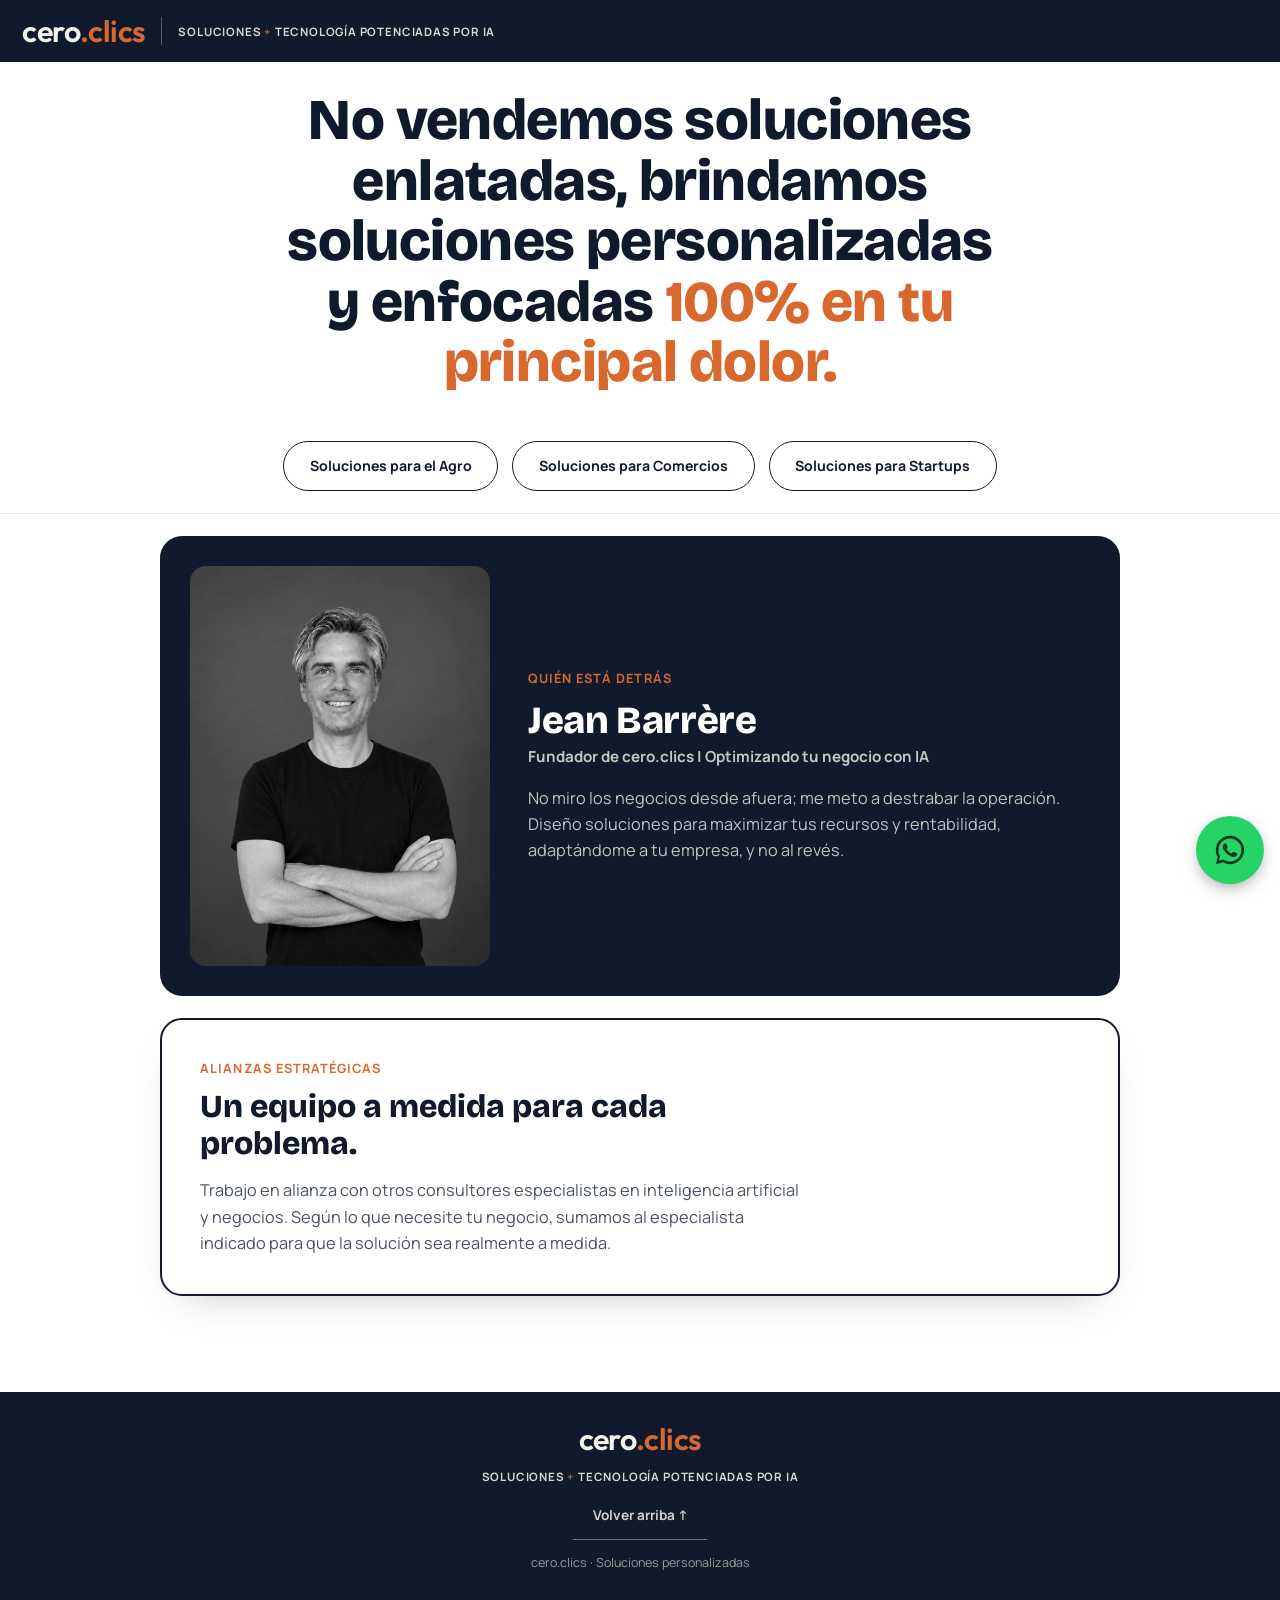
<file: index.html>
<!DOCTYPE html>
<html lang="es">
<head>
<meta charset="utf-8">
<meta name="viewport" content="width=device-width, initial-scale=1">
<title>cero.clics — Soluciones personalizadas con IA</title>
<meta name="description" content="No vendemos soluciones enlatadas: brindamos soluciones personalizadas y enfocadas 100% en tu principal dolor. Soluciones para el agro, comercios y startups.">
<link rel="icon" type="image/png" href="assets/favicon.png">
<link rel="apple-touch-icon" href="assets/favicon.png">
<link rel="preconnect" href="https://fonts.googleapis.com">
<link rel="preconnect" href="https://fonts.gstatic.com" crossorigin>
<link href="https://fonts.googleapis.com/css2?family=Bricolage+Grotesque:opsz,wght@12..96,700;12..96,800&family=Outfit:wght@600&family=Manrope:wght@400;500;600;700&display=swap" rel="stylesheet">
<style>
  :root { --night:#101a2c; --ivory:#f4f1ea; --orange:#d9682e; --ink:#101a2c; --ink-soft:#4a5266; --line:rgba(16,26,44,.1); }
  * { box-sizing:border-box; }
  html { scroll-behavior:smooth; }
  body { margin:0; background:#fff; color:var(--ink); font-family:'Manrope',system-ui,sans-serif; }
  h1,h2,h3,p { margin:0; }

  .topbar { background:var(--night); padding:1rem 1.4rem; display:flex; align-items:center; gap:16px; flex-wrap:wrap; }
  .logo { font-family:'Outfit',sans-serif; font-weight:600; font-size:1.9rem; letter-spacing:-.02em; line-height:1; text-decoration:none; white-space:nowrap; }
  .logo .a { color:var(--ivory); }
  .logo .b { color:var(--orange); }
  .sep { width:1px; height:28px; background:rgba(244,241,234,.3); }
  .tagline { font-weight:700; font-size:.72rem; letter-spacing:.07em; text-transform:uppercase; color:var(--ivory); opacity:.88; }
  .tagline i { font-style:normal; color:var(--orange); opacity:1; }
  @media (max-width:640px) { .sep { display:none; } .tagline { width:100%; } }

  .hero { min-height:0; display:flex; flex-direction:column; align-items:center; justify-content:center; text-align:center; padding:1.75rem 1.5rem 1.4rem; }
  .claim { font-family:'Bricolage Grotesque',sans-serif; font-weight:800; font-size:clamp(2rem,6vw,3.6rem); line-height:1.05; letter-spacing:-.01em; max-width:20ch; margin-bottom:clamp(2rem,5vw,3rem); }
  .claim em { font-style:normal; color:var(--orange); }
  .choices { display:flex; flex-wrap:wrap; gap:14px; justify-content:center; }
  .choice { display:inline-flex; align-items:center; padding:.9rem 1.6rem; border-radius:99px; border:1.5px solid var(--ink); color:var(--ink); text-decoration:none; font-weight:700; font-size:.88rem; transition:background .25s, color .25s; }
  .choice:hover { background:var(--ink); color:#fff; }
  @keyframes breathe { 0%,100% { transform:scale(1); box-shadow:0 0 0 rgba(217,104,46,0); } 50% { transform:scale(1.045); box-shadow:0 0 18px 3px rgba(217,104,46,.35); } }
  .choice { animation:breathe 2.8s ease-in-out infinite; }
  .choice:nth-child(2) { animation-delay:.4s; }
  .choice:nth-child(3) { animation-delay:.8s; }
  .choice:hover { animation-play-state:paused; }
  @media (prefers-reduced-motion: reduce) { .choice { animation:none; } }

  .about { border-top:1px solid var(--line); padding:1.4rem 1.4rem clamp(3.5rem,9vw,6rem); }
  .about-wrap { max-width:960px; margin:0 auto; display:flex; flex-direction:column; gap:1.4rem; }
  .eyebrow { display:block; font-size:.8rem; font-weight:700; letter-spacing:.08em; text-transform:uppercase; color:var(--orange); margin-bottom:.8rem; }

  .profile { background:var(--night); border:1px solid transparent; box-shadow:none; border-radius:22px; padding:clamp(1.2rem,3vw,1.8rem); display:grid; grid-template-columns:minmax(0,300px) 1fr; gap:clamp(1.4rem,4vw,2.4rem); align-items:center; }
  .profile img { width:100%; height:auto; aspect-ratio:3/4; object-fit:cover; object-position:center top; border-radius:16px; display:block; background:#2b3140; }
  .profile h2 { font-family:'Bricolage Grotesque',sans-serif; font-weight:800; font-size:clamp(1.8rem,4vw,2.4rem); letter-spacing:-.01em; line-height:1.05; margin-bottom:.4rem; color:#fff; }
  .role { font-weight:700; font-size:.95rem; color:rgba(244,241,234,.8); margin-bottom:1.1rem; }
  .profile p.txt { font-size:1.02rem; line-height:1.6; color:rgba(244,241,234,.78); }

  .alliances { background:#fff; color:var(--ink); border:2px solid var(--night); box-shadow:0 18px 40px -26px rgba(16,26,44,.35); border-radius:22px; padding:clamp(1.6rem,4vw,2.4rem); }
  .alliances h2 { font-family:'Bricolage Grotesque',sans-serif; font-weight:800; font-size:clamp(1.5rem,3.8vw,2rem); line-height:1.15; margin-bottom:.9rem; max-width:26ch; color:var(--ink); }
  .alliances p.txt { font-size:1.02rem; line-height:1.6; color:var(--ink-soft); max-width:60ch; }

  footer.close { background:var(--night); padding:2rem 1.4rem 3.2rem; }
  footer.close .fwrap { max-width:900px; margin:0 auto; text-align:center; display:flex; flex-direction:column; align-items:center; }
  .wm { font-family:'Outfit',sans-serif; font-weight:600; font-size:1.9rem; letter-spacing:-.02em; line-height:1; text-decoration:none; white-space:nowrap; }
  .wm .a { color:#f4f1ea; }
  .wm .b { color:#d9682e; }
  footer.close .fbrand { display:flex; flex-direction:column; align-items:center; gap:.9rem; margin-bottom:1.4rem; }
  footer.close .tg2 { font-weight:700; font-size:.72rem; letter-spacing:.07em; text-transform:uppercase; color:#f4f1ea; opacity:.88; }
  footer.close .tg2 i { font-style:normal; color:#d9682e; opacity:1; }
  footer.close .fback { display:inline-block; font-size:.85rem; font-weight:700; color:rgba(244,241,234,.85); text-decoration:none; border-bottom:1.5px solid rgba(244,241,234,.4); padding:.9rem 1.2rem; margin:-.9rem -1.2rem .9rem; }
  footer.close .fback:hover { color:#fff; border-color:#fff; }
  footer.close .fend { font-size:.78rem; color:rgba(244,241,234,.6); }
  @media (max-width:640px) { footer.close .tg2 { font-size:.62rem; } }

  @media (max-width:700px) {
    .profile { grid-template-columns:1fr; }
    .profile img { max-width:320px; margin:0 auto; }
  }
  .back-top { position:fixed; right:16px; bottom:16px; z-index:600; width:68px; height:68px; border-radius:50%; display:grid; place-items:center; background:#25D366; border:none; color:#08341f; text-decoration:none; box-shadow:0 6px 18px -6px rgba(0,0,0,.5); }
  .back-top:hover { background:#1ebe5a; }
  .back-top svg { width:34px; height:34px; }
</style>
</head>
<body>

<div class="topbar">
  <a class="logo" href="/"><span class="a">cero</span><span class="b">.clics</span></a>
  <div class="sep"></div>
  <div class="tagline">Soluciones <i>+</i> Tecnología potenciadas por IA</div>
</div>

<header class="hero">
  <h1 class="claim">No vendemos soluciones enlatadas, brindamos soluciones personalizadas y enfocadas <em>100% en tu principal dolor.</em></h1>
  <nav class="choices" aria-label="Elegí tu rubro">
    <a class="choice" href="/agro">Soluciones para el Agro</a>
    <a class="choice" href="/comercios">Soluciones para Comercios</a>
    <a class="choice" href="/startups">Soluciones para Startups</a>
  </nav>
</header>

<main class="about">
  <div class="about-wrap">

    <section class="profile">
      <img src="assets/jean.webp" alt="Jean Barrère" width="1086" height="1448">
      <div>
        <span class="eyebrow">Quién está detrás</span>
        <h2>Jean Barrère</h2>
        <p class="role">Fundador de cero.clics | Optimizando tu negocio con IA</p>
        <p class="txt">No miro los negocios desde afuera; me meto a destrabar la operación. Diseño soluciones para maximizar tus recursos y rentabilidad, adaptándome a tu empresa, y no al revés.</p>
      </div>
    </section>

    <section class="alliances">
      <span class="eyebrow">Alianzas estratégicas</span>
      <h2>Un equipo a medida para cada problema.</h2>
      <p class="txt">Trabajo en alianza con otros consultores especialistas en inteligencia artificial y negocios. Según lo que necesite tu negocio, sumamos al especialista indicado para que la solución sea realmente a medida.</p>
    </section>

  </div>
</main>

<footer class="close">
  <div class="fwrap">
    <div class="fbrand"><a class="wm" href="/"><span class="a">cero</span><span class="b">.clics</span></a><span class="tg2">Soluciones <i>+</i> Tecnología potenciadas por IA</span></div>
    <a class="fback" href="#top">Volver arriba ↑</a>
    <div class="fend">cero.clics · Soluciones personalizadas</div>
  </div>
</footer>

<a class="back-top" href="https://wa.me/5491136826699?text=Hola%2C%20quiero%20pedir%20el%20diagn%C3%B3stico%20gratis%20para%20mi%20negocio." target="_blank" rel="noopener" aria-label="Escribinos por WhatsApp" title="Escribinos por WhatsApp">
  <svg viewBox="0 0 24 24" fill="currentColor"><path d="M12 2C6.48 2 2 6.48 2 12c0 1.85.5 3.58 1.35 5.06L2 22l5.1-1.33A9.94 9.94 0 0 0 12 22c5.52 0 10-4.48 10-10S17.52 2 12 2Zm0 18.13c-1.66 0-3.2-.46-4.52-1.26l-.32-.19-3.02.79.81-2.95-.21-.3A8.11 8.11 0 0 1 3.87 12C3.87 7.53 7.53 3.87 12 3.87S20.13 7.53 20.13 12 16.47 20.13 12 20.13Zm4.52-6.06c-.25-.12-1.47-.72-1.7-.81-.23-.08-.39-.12-.56.12-.16.25-.64.81-.78.98-.14.16-.29.18-.53.06-.25-.12-1.05-.39-2-1.23-.74-.66-1.24-1.47-1.39-1.72-.14-.25-.02-.38.11-.5.11-.11.25-.29.37-.43.12-.14.16-.25.25-.41.08-.16.04-.31-.02-.43-.06-.12-.56-1.35-.77-1.85-.2-.48-.41-.42-.56-.42-.14-.01-.31-.01-.48-.01a.93.93 0 0 0-.67.31c-.23.25-.87.85-.87 2.08s.9 2.41 1.02 2.58c.12.16 1.77 2.7 4.29 3.79.6.26 1.07.41 1.43.53.6.19 1.15.16 1.58.1.48-.07 1.47-.6 1.68-1.18.21-.58.21-1.08.14-1.18-.06-.11-.23-.17-.48-.29Z"/></svg>
</a>
<script>
  (function(){ var l=document.querySelector(".fback"); if(!l) return; l.addEventListener("click",function(e){ e.preventDefault(); window.scrollTo({top:0,left:0,behavior:"smooth"}); }); })();
</script>
</body>
</html>
</file>
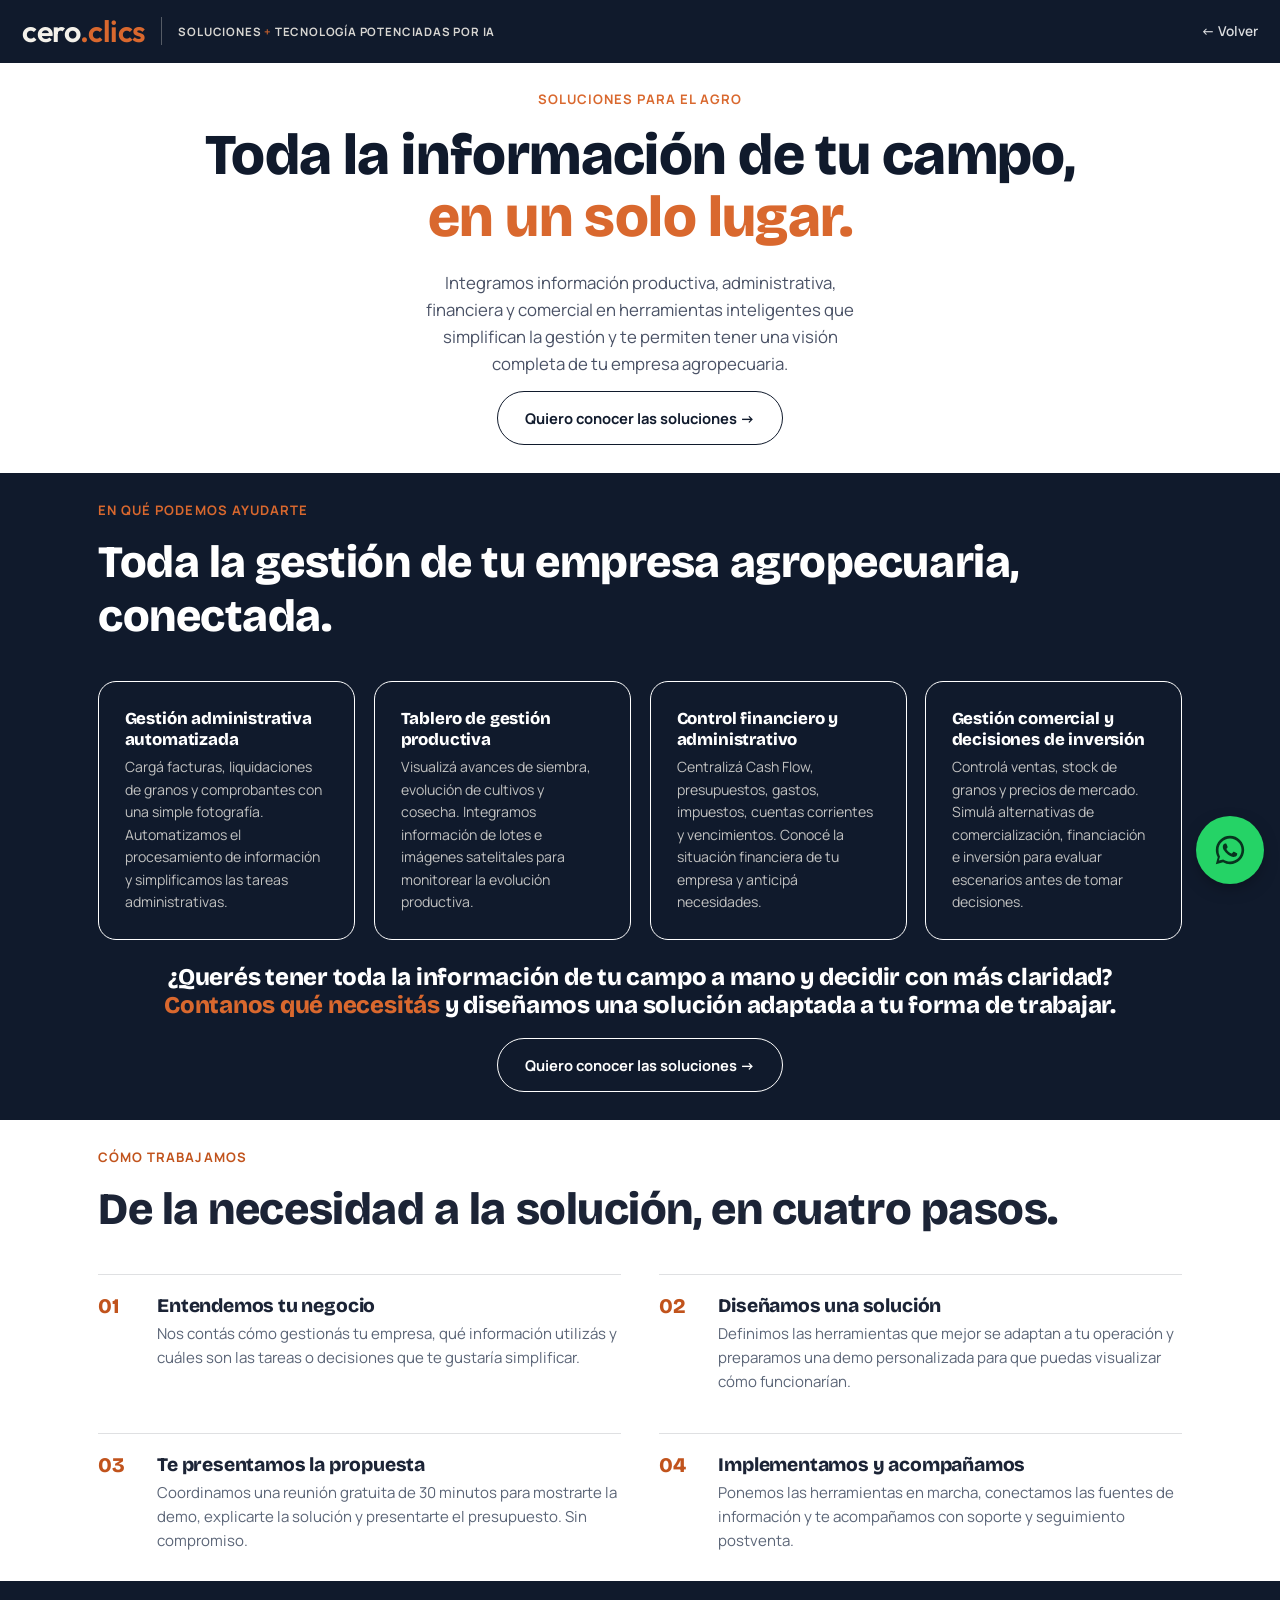
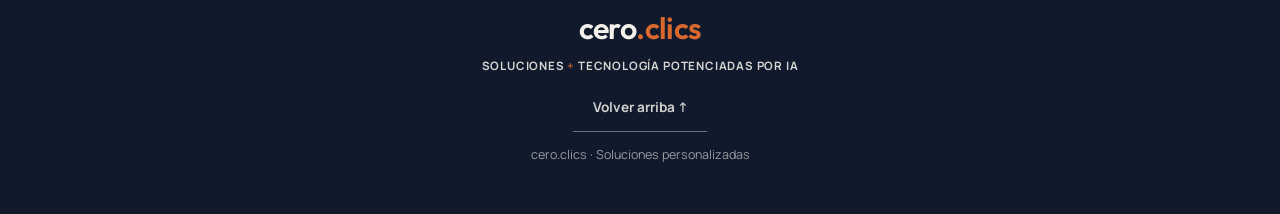
<file: agro.html>
<!DOCTYPE html>
<html lang="es">
<head>
<meta charset="utf-8">
<meta name="viewport" content="width=device-width, initial-scale=1">
<title>cero.clics — Soluciones para el agro</title>
<meta name="description" content="Soluciones para el agro: integramos información productiva, administrativa, financiera y comercial en herramientas inteligentes que simplifican la gestión de tu empresa agropecuaria.">

<link rel="icon" type="image/png" href="assets/favicon.png">
<link rel="apple-touch-icon" href="assets/favicon.png">
<meta name="theme-color" content="#101a2c">

<meta property="og:type" content="website">
<meta property="og:site_name" content="cero.clics">
<meta property="og:title" content="cero.clics — Soluciones para el agro">
<meta property="og:description" content="Soluciones para el agro: integramos información productiva, administrativa, financiera y comercial en herramientas inteligentes que simplifican la gestión de tu empresa agropecuaria.">
<meta property="og:image" content="assets/logo.jpg">

<link rel="preconnect" href="https://fonts.googleapis.com">
<link rel="preconnect" href="https://fonts.gstatic.com" crossorigin>
<link href="https://fonts.googleapis.com/css2?family=Bricolage+Grotesque:opsz,wght@12..96,500;12..96,600;12..96,700;12..96,800&family=Outfit:wght@600&family=Manrope:wght@400;500;600;700&display=swap" rel="stylesheet">
<link rel="stylesheet" href="motion.css">
<style>
  :root {
    --ink:#1c2436; --ink-soft:#5b6577; --clay:#c1531c; --clay-dark:#9c4216;
    --sand:#d9682e; --sand-light:#e8996b; --paper:#ffffff; --paper-deep:#e8e2d6; --night:#101a2c;
    --azul:#163a52; --azul-dark:#0f2a3c;
    --mk-primario:#c1531c; --mk-secundario:#d9682e; --mk-fondo:#101a2c; --mk-texto:#f4f1ea;
  }
  * { box-sizing:border-box; }
  html { scroll-behavior:smooth; }
  section[id] { scroll-margin-top:100px; }
  @media (prefers-reduced-motion: reduce) { html { scroll-behavior:auto; } }
  html, body { margin:0; padding:0; background:var(--paper); color:var(--ink); font-family:'Manrope',sans-serif; }
  h1,h2,h3,.display { font-family:'Bricolage Grotesque',sans-serif; font-weight:800; letter-spacing:-.01em; margin:0; }
  p { line-height:1.6; margin:0; }
  img { max-width:100%; display:block; }
  a { color:inherit; }
  section { position:relative; }

  /* ---------- Utilidades ---------- */
  .wrap { max-width:1180px; margin:0 auto; padding-left:clamp(1.2rem,5vw,3rem); padding-right:clamp(1.2rem,5vw,3rem); }
  .eyebrow { display:block; font-family:'Manrope',sans-serif; font-size:.82rem; font-weight:700; letter-spacing:.08em; text-transform:uppercase; color:var(--clay); margin-bottom:1rem; }
  .dark .eyebrow { color:var(--sand); }
  .pad { padding-top:clamp(4.5rem,10vw,8rem); padding-bottom:clamp(4.5rem,10vw,8rem); }
  .dark { background:var(--night); color:var(--paper); }
  .alt { background:#e4e8ee; }

  /* ---------- Botones ---------- */
  .btn { display:inline-flex; align-items:center; gap:.6rem; padding:1rem 1.7rem; border-radius:99px; text-decoration:none; font-weight:700; font-size:.92rem; transition:transform .3s cubic-bezier(.22,1,.36,1), background .25s, color .25s, border-color .25s, gap .25s; }
  .btn:hover { gap:.9rem; }
  .btn-solid { background:transparent; border:1.5px solid #fff; color:#fff; }
  .btn-solid:hover { background:#fff; border-color:#fff; color:var(--night); }
  .btn-outline-dark { border:1.5px solid var(--ink); color:var(--ink); }
  .btn-outline-dark:hover { background:var(--ink); color:var(--paper); }
  .btn-outline-light { border:1.5px solid color-mix(in srgb, #fff 55%, transparent); color:#fff; }
  .btn-outline-light:hover { border-color:#fff; background:#fff; color:var(--night); }
  .btn-sm { padding:.78rem 1.3rem; font-size:.85rem; }

  /* ---------- Header ---------- */
  .site-header { position:fixed; top:0; left:0; right:0; z-index:500; display:flex; align-items:center; justify-content:space-between; gap:1.6rem; padding:1rem 1.4rem; color:#fff; background:var(--night); transition:background .35s ease, padding .35s ease, border-color .35s ease; border-bottom:1px solid transparent; }
  .site-header.on { background:var(--night); padding:.65rem 1.4rem; border-color:transparent; }
  .site-header .brand { display:flex; flex-direction:column; align-items:flex-start; gap:.3rem; text-decoration:none; min-width:0; flex:0 1 auto; overflow:hidden; }
  .logo-badge { flex-shrink:0; height:96px; width:auto; border-radius:11px; box-shadow:0 6px 18px -8px rgba(0,0,0,.5); transition:height .3s ease; }
  .site-header.on .logo-badge { height:62px; }
  .brand-tag { font-size:.85rem; font-weight:700; letter-spacing:.05em; text-transform:uppercase; opacity:.85; white-space:nowrap; overflow:hidden; text-overflow:ellipsis; max-width:100%; transition:opacity .25s, max-height .25s; max-height:2em; }
  .site-header.on .brand-tag { opacity:0; max-height:0; }
  .site-header .right { flex-shrink:0; }
  @media (max-width:640px) { .brand-tag { display:none; } }
  .site-header .navlinks { display:flex; align-items:center; gap:1.6rem; flex-shrink:0; white-space:nowrap; }
  .site-header .navlinks a { text-decoration:none; color:inherit; font-size:.85rem; font-weight:600; opacity:.9; padding-bottom:.2rem; border-bottom:1.5px solid transparent; transition:opacity .2s, border-color .2s; }
  .site-header .navlinks a:hover { opacity:1; border-color:currentColor; }
  .site-header .right { display:flex; align-items:center; gap:1.4rem; }
  .site-header.on { color:#fff; }
  .menu-btn { display:none; background:none; border:0; padding:.65rem; margin:-.65rem 0; color:inherit; font:inherit; cursor:pointer; align-items:center; gap:.5rem; font-size:.8rem; font-weight:600; }
  .menu-btn .bars { display:flex; flex-direction:column; gap:4px; width:20px; }
  .menu-btn .bars span { display:block; height:1.5px; background:currentColor; }
  .hdr-cta { display:inline-flex; align-items:center; padding:.68rem 1.1rem; border-radius:99px; border:1.5px solid #fff; color:#fff; text-decoration:none; font-weight:700; font-size:.82rem; white-space:nowrap; transition:background .25s, color .25s; }
  .hdr-cta:hover { background:#fff; border-color:#fff; color:var(--night); }
  .cta-stack { display:flex; flex-direction:column; align-items:center; gap:.55rem; }
  .hdr-back { color:#fff; text-decoration:none; font-size:.85rem; font-weight:600; opacity:.85; transition:opacity .2s; }
  .hdr-back:hover { opacity:1; text-decoration:underline; }

  @media (max-width:1180px) { .site-header .navlinks { display:none; } }
  @media (max-width:400px) { .menu-btn .mtxt { display:none; } }

  /* ---------- Menú mobile ---------- */
  .mobile-menu { position:fixed; inset:0; z-index:700; background:var(--night); color:var(--paper); display:flex; flex-direction:column; justify-content:space-between; padding:1.3rem 1.4rem 2.4rem; transform:translateY(-100%); visibility:hidden; transition:transform .5s cubic-bezier(.76,0,.24,1), visibility 0s linear .5s; }
  .mobile-menu.open { transform:translateY(0); visibility:visible; transition:transform .5s cubic-bezier(.76,0,.24,1), visibility 0s; }
  @media (min-width:1181px) { .mobile-menu { display:none; } }
  .mobile-menu-top { display:flex; align-items:center; justify-content:space-between; }
  .menu-close { background:none; border:0; color:var(--paper); font-size:1.6rem; line-height:1; padding:.3rem; cursor:pointer; }
  .mobile-menu-links { display:flex; flex-direction:column; gap:.3rem; margin-top:2.5rem; }
  .mobile-menu-links a { text-decoration:none; color:var(--paper); font-family:'Bricolage Grotesque',sans-serif; font-weight:700; font-size:clamp(2.1rem,10vw,3rem); line-height:1.3; opacity:.95; }
  .mobile-menu-links a:hover { color:var(--sand); }
  .mobile-menu-cta { display:inline-flex; align-self:flex-start; margin-top:2rem; padding:1rem 1.7rem; border:1.5px solid var(--paper); border-radius:99px; color:var(--paper); text-decoration:none; font-weight:700; font-size:.9rem; transition:background .25s, color .25s; }
  .mobile-menu-cta:hover { background:var(--paper); border-color:var(--paper); color:var(--night); }
  body.menu-open { overflow:hidden; }

  /* ---------- HERO ---------- */
  .hero { min-height:100svh; display:flex; flex-direction:column; justify-content:center; position:relative; color:#fff; overflow:hidden; background:#101a2c; }
  .hero-content { position:relative; z-index:2; padding:clamp(6rem,10vw,3rem) clamp(1.5rem,5vw,3rem) clamp(3rem,7vw,4.5rem); }
  .hero h1 { font-size:clamp(2.5rem,7.6vw,5.1rem); line-height:1.03; margin:0; }
  .hero h1 .hline { display:block; }
  .hero .sub { font-family:'Bricolage Grotesque',sans-serif; font-weight:700; font-size:clamp(1.1rem,2.5vw,1.6rem); color:var(--sand); margin:1rem 0 1.4rem; max-width:30ch; }
  .hero .lead { max-width:54ch; color:color-mix(in srgb, #fff 78%, transparent); font-size:1.05rem; margin-bottom:2.2rem; }
  .hero-ctas { display:flex; gap:1rem; flex-wrap:wrap; align-items:center; }
  .hero-center .hero-content { text-align:center; }
  .hero-center .sub, .hero-center .lead { margin-left:auto; margin-right:auto; }
  .hero-center .hero-ctas { justify-content:center; }
  .hero-center .eyebrow { font-size:1.1rem; }
  .btn-whatsapp { display:inline-flex; align-items:center; gap:.55rem; background:#25D366; border-color:#25D366; color:#08341f; }
  .btn-whatsapp:hover { background:#1ebe5a; border-color:#1ebe5a; color:#08341f; }
  .scroll-cue { position:absolute; left:50%; bottom:1.6rem; transform:translateX(-50%); z-index:2; display:flex; flex-direction:column; align-items:center; gap:.5rem; color:#fff; opacity:.7; font-size:.75rem; }
  @media (max-width:700px), (max-height:700px) { .scroll-cue { display:none; } }
  .scroll-cue .line { width:1px; height:34px; background:linear-gradient(#fff, transparent); animation:scrollcue 1.8s ease-in-out infinite; }
  @keyframes scrollcue { 0%{ transform:scaleY(.3); transform-origin:top; } 50%{ transform:scaleY(1); transform-origin:top; } 51%{ transform-origin:bottom; } 100%{ transform:scaleY(.3); transform-origin:bottom; } }

  /* ---------- Manifiesto corto ---------- */
  .stack-lines { text-align:center; }
  .stack-lines .line { font-size:clamp(1.8rem,6.4vw,3.8rem); line-height:1.14; margin:0; font-family:'Bricolage Grotesque',sans-serif; font-weight:800; }
  .stack-lines .line + .line { margin-top:.1em; }
  .stack-lines .accent { color:var(--sand); }

  /* ---------- Quiénes somos: dos socios ---------- */
  .socios-head { max-width:60ch; margin-bottom:clamp(2.2rem,5vw,3.2rem); }
  .socios-head h2 { font-size:clamp(1.8rem,4.6vw,2.8rem); margin-top:.4rem; }
  .socios-grid { display:grid; grid-template-columns:1fr 1fr; gap:clamp(1.4rem,3vw,2rem); }
  .socio-card { background:#fff; border:1px solid color-mix(in srgb, var(--ink) 10%, transparent); border-radius:22px; padding:clamp(1.8rem,4vw,2.4rem); display:flex; flex-direction:column; gap:1.2rem; }
  .socio-card .quien { font-size:1.02rem; font-weight:800; font-family:'Bricolage Grotesque',sans-serif; }
  .socio-card .quien b { color:var(--clay); }
  .socio-card .rol { font-size:.85rem; color:var(--ink-soft); font-weight:700; text-transform:uppercase; letter-spacing:.05em; }
  .socio-card .bio { color:var(--ink-soft); font-size:.96rem; }
  .socio-card .quote { margin-top:auto; background:var(--night); color:#fff; border-radius:16px; padding:1.3rem 1.4rem; font-family:'Bricolage Grotesque',sans-serif; font-weight:700; font-size:1rem; line-height:1.42; }
  .socios-join { text-align:center; margin-top:clamp(1.8rem,4vw,2.6rem); font-family:'Bricolage Grotesque',sans-serif; font-weight:700; font-size:clamp(1.1rem,2.6vw,1.4rem); color:var(--ink); }
  .socios-join span { color:var(--clay); }
  @media (max-width:820px) { .socios-grid { grid-template-columns:1fr; } }

  /* ---------- Marquee divisor ---------- */
  .divider-marquee { padding:1.6rem 0; border-top:1px solid color-mix(in srgb, var(--ink) 12%, transparent); border-bottom:1px solid color-mix(in srgb, var(--ink) 12%, transparent); }
  .divider-marquee .mk-marquee-track span { font-family:'Bricolage Grotesque',sans-serif; font-size:clamp(1rem,2.4vw,1.3rem); font-weight:700; color:var(--ink-soft); }
  .divider-marquee .mk-marquee-track span.sep { color:var(--clay); margin:0 1.6rem; }

  /* ---------- Comparativa Hoy / Con CeroClics ---------- */
  .comp-head { text-align:center; max-width:44ch; margin:0 auto clamp(2.4rem,6vw,3.4rem); }
  .comp-head h2 { font-size:clamp(1.9rem,5vw,3rem); margin-top:.4rem; }
  .comp-grid { display:grid; grid-template-columns:1fr 1fr; gap:0; border-radius:24px; overflow:hidden; }
  .comp-col { padding:clamp(2rem,4.5vw,2.8rem); }
  .comp-col.hoy { background:color-mix(in srgb, var(--paper) 6%, var(--night)); color:color-mix(in srgb, #fff 55%, transparent); }
  .comp-col.con { background:var(--clay); color:#fff; }
  .comp-tag { display:inline-flex; align-items:center; gap:.5rem; font-size:.8rem; font-weight:700; letter-spacing:.06em; text-transform:uppercase; margin-bottom:1.1rem; }
  .comp-col.hoy .comp-tag::before { content:"✕"; color:color-mix(in srgb, #fff 45%, transparent); }
  .comp-col.con .comp-tag::before { content:"✓"; }
  .comp-col p.txt { font-family:'Bricolage Grotesque',sans-serif; font-weight:600; font-size:clamp(1.05rem,2vw,1.28rem); line-height:1.48; }
  .comp-col.hoy p.txt { color:color-mix(in srgb, #fff 82%, transparent); }
  @media (max-width:760px) { .comp-grid { grid-template-columns:1fr; } }

  /* ---------- Escenario full-bleed ---------- */
  .stage { position:relative; min-height:70vh; display:flex; align-items:center; color:#fff; overflow:hidden; background:var(--night); }
  .stage-content { position:relative; z-index:2; padding:clamp(3rem,6vw,4rem); width:100%; text-align:center; }
  .stage-content h2 { font-size:clamp(2rem,6.5vw,4rem); line-height:1.05; margin:0 auto 1.2rem; max-width:18ch; }
  .stage-content p { max-width:50ch; margin:0 auto 1.8rem; color:color-mix(in srgb, #fff 85%, transparent); font-size:1.05rem; }
  .stage-ctas { display:flex; gap:1rem; justify-content:center; flex-wrap:wrap; }

  /* ---------- Proceso ---------- */
  .proceso-grid { display:grid; grid-template-columns:repeat(2,1fr); gap:clamp(1.5rem,3vw,2.5rem); }
  .proceso-item { display:flex; gap:1.1rem; align-items:flex-start; padding-top:1.2rem; border-top:1px solid color-mix(in srgb, var(--ink) 14%, transparent); }
  .proceso-num { font-family:'Bricolage Grotesque',sans-serif; font-weight:800; color:var(--clay); font-size:1.3rem; flex-shrink:0; width:2.6rem; }
  .proceso-item h3 { font-size:1.2rem; margin-bottom:.3rem; }
  .proceso-item p { font-size:.94rem; color:var(--ink-soft); }
  @media (max-width:700px) { .proceso-grid { grid-template-columns:1fr; } }

  /* ---------- Servicios ---------- */
  .servicios-grid { display:grid; grid-template-columns:repeat(4,1fr); gap:1.2rem; }
  .servicios-note { text-align:center; margin-top:1.8rem; font-size:24px; font-weight:800; letter-spacing:-.01em; font-family:'Bricolage Grotesque',sans-serif; color:var(--ink); }
  @keyframes notePulse { 0%,100% { transform:scale(1); } 50% { transform:scale(1.04); } }
  .servicios-note { animation:none; transform:none; }
  section.pad { padding-top:1.75rem; padding-bottom:1.75rem; }
  #hero.cta-final { padding-bottom:1.75rem; }
  #hero.cta-final p { margin-bottom:.8rem; }
  #hero.cta-final h2.hero-title { max-width:none; font-size:clamp(1.55rem,5vw,3.6rem); }
  #hero.cta-final h2.hero-title em { font-style:normal; color:var(--orange,#d9682e); }
  .servicios-cta { text-align:center; margin-top:2.2rem; }
  #servicios .btn-solid { border-color:var(--night); color:var(--night); }
  #servicios .btn-solid:hover { background:var(--night); color:#fff; }
  #servicios .btn-highlight { animation-name:mkBounceGlowOrange; }
  .servicios-note .accent { color:var(--sand); }
  .servicios-note { color:var(--night); line-height:1.2; margin-top:1.4rem; }
  .servicios-note .note-sub { display:block; margin-top:0; color:var(--night); }
  .servicios-note .o { color:#d9682e; }
  .servicios-note + .servicios-cta { margin-top:1.1rem; }
  .svc-card { background:var(--paper); border:1px solid color-mix(in srgb, var(--ink) 10%, transparent); border-radius:18px; padding:clamp(1.3rem,2.5vw,1.6rem); transition:box-shadow .3s; }
  .svc-card:hover { box-shadow:0 20px 44px -22px color-mix(in srgb, var(--clay) 40%, transparent); }
  .svc-card h3 { font-size:1.05rem; margin-bottom:.4rem; }
  .svc-card p { font-size:.88rem; color:var(--ink-soft); }
  @media (max-width:900px) { .servicios-grid { grid-template-columns:1fr 1fr; } }
  @media (max-width:560px) { .servicios-grid { grid-template-columns:1fr; } }

  /* ---------- Banner otros rubros ---------- */
  .web-banner { background:var(--night); color:#fff; padding:clamp(1.7rem,4vw,2.3rem) 0; }
  .web-banner-inner { display:flex; align-items:center; justify-content:space-between; gap:1.5rem; flex-wrap:wrap; }
  .web-banner-inner p { font-family:'Bricolage Grotesque',sans-serif; font-weight:700; font-size:clamp(1.05rem,2.4vw,1.35rem); max-width:48ch; margin:0; }
  .web-banner-inner p strong { color:var(--sand); }
  .web-banner .btn { flex-shrink:0; }

  /* ---------- Diagnóstico gratis (badge-line) ---------- */
  .diag-row { display:grid; grid-template-columns:1.3fr .7fr; gap:clamp(2rem,6vw,4rem); align-items:start; }
  .diag-row h2 { font-size:clamp(1.8rem,4.6vw,2.9rem); margin:0 0 .8rem; line-height:1.12; }
  .diag-row p { color:var(--ink-soft); max-width:44ch; }
  .badge-line { display:flex; align-items:flex-start; gap:1rem; padding-top:1.1rem; border-top:1px solid color-mix(in srgb, var(--ink) 15%, transparent); font-size:.9rem; color:var(--ink-soft); }
  .badge-line .num { font-family:'Bricolage Grotesque',sans-serif; font-weight:800; color:var(--ink); font-size:2.4rem; line-height:1; flex-shrink:0; }
  .badge-line strong { color:var(--ink); display:block; font-family:'Bricolage Grotesque',sans-serif; font-weight:700; font-size:1rem; }
  @media (max-width:760px) { .diag-row { grid-template-columns:1fr; } }

  /* ---------- FAQ ---------- */
  .faq-list { display:flex; flex-direction:column; gap:0; max-width:760px; }
  .faq-item { border-bottom:1px solid color-mix(in srgb, var(--ink) 14%, transparent); padding:1.4rem 0; }
  .faq-item summary { cursor:pointer; font-family:'Bricolage Grotesque',sans-serif; font-weight:700; font-size:1.08rem; list-style:none; display:flex; justify-content:space-between; align-items:center; gap:1rem; }
  .faq-item summary::-webkit-details-marker { display:none; }
  .faq-item summary .plus { flex-shrink:0; font-size:1.4rem; font-weight:400; color:var(--clay); transition:transform .25s; }
  .faq-item[open] summary .plus { transform:rotate(45deg); }
  .faq-item p { margin-top:.9rem; color:var(--ink-soft); font-size:.95rem; max-width:64ch; }

  /* ---------- CTA final ---------- */
  .cta-final { text-align:center; }
  #hero.cta-final { padding-top:168px; text-align:center; }
  #hero.cta-final .row { justify-content:center; }
  #hero.cta-final h2, #hero.cta-final p { margin-left:auto; margin-right:auto; }
  #hero.cta-final .wrap { max-width:1180px; margin-left:auto; margin-right:auto; }
  .cta-final h2 { font-size:clamp(2.1rem,7vw,4.2rem); line-height:1.08; margin:0 auto 1.4rem; max-width:18ch; }
  .cta-final p { max-width:44ch; margin:0 auto 2.2rem; color:color-mix(in srgb, var(--paper) 85%, transparent); font-size:1.05rem; }
  .cta-final .row { display:flex; gap:1rem; justify-content:center; flex-wrap:wrap; }
  .cta-final .sub { font-family:'Bricolage Grotesque',sans-serif; font-weight:700; font-size:clamp(1.1rem,2.5vw,1.6rem); color:var(--sand); margin:1rem 0 1.4rem; max-width:30ch; }
  .cta-final .znote { margin-top:1.8rem; font-size:.85rem; color:color-mix(in srgb, var(--paper) 60%, transparent); }

  /* ---------- Footer ---------- */
  footer.close { background:var(--paper); padding:clamp(3rem,8vw,5rem) 1.4rem 6.5rem; }
  footer.close .fwrap { max-width:900px; margin:0 auto; text-align:center; }
  footer.close .fname { font-family:'Bricolage Grotesque',sans-serif; font-weight:800; font-size:clamp(1.5rem,4vw,2.1rem); margin-bottom:2.2rem; }
  footer.close .fclaim { color:var(--ink-soft); margin:.8rem 0 2.4rem; font-size:.92rem; line-height:1.7; }
  .footer-people { display:grid; grid-template-columns:1fr 1fr; gap:1.4rem; text-align:left; margin-bottom:2.4rem; }
  .footer-person { border:1px solid color-mix(in srgb, var(--ink) 12%, transparent); border-radius:16px; padding:1.3rem 1.4rem; }
  .footer-person .fp-name { font-family:'Bricolage Grotesque',sans-serif; font-weight:800; font-size:1.05rem; margin-bottom:.7rem; }
  .footer-person .fp-links { display:flex; flex-direction:column; gap:.55rem; font-size:.88rem; font-weight:700; }
  .footer-person .fp-links a { display:inline-flex; align-items:center; gap:.55rem; text-decoration:none; color:var(--ink-soft); border-bottom:1.5px solid transparent; width:fit-content; }
  .footer-person .fp-links a svg { width:16px; height:16px; flex-shrink:0; color:var(--clay); }
  .footer-person .fp-links a:hover { color:var(--ink); border-color:var(--clay); }
  @media (max-width:560px) { .footer-people { grid-template-columns:1fr; } }
  footer.close .fback { display:inline-block; font-size:.85rem; font-weight:700; color:var(--ink-soft); text-decoration:none; border-bottom:1.5px solid color-mix(in srgb, var(--ink-soft) 45%, transparent); padding:.9rem 1.2rem; margin:-.9rem -1.2rem 1.3rem; }
  footer.close .fback:hover { color:var(--ink); border-color:var(--ink); }
  footer.close .fend { font-size:.78rem; color:color-mix(in srgb, var(--ink-soft) 70%, transparent); }
  footer.close { background:var(--night); }
  footer.close { padding:2rem 1.4rem 3.2rem; }
  footer.close .fback { margin-bottom:.9rem; }
  footer.close .fbrand { margin-bottom:1.4rem !important; }
  footer.close .fbrand { flex-direction:column; justify-content:center; align-items:center; gap:.9rem; margin-bottom:2.2rem; }
  footer.close .fbrand .vsep { display:none; }
  footer.close .fbrand .tg2 { width:auto; }
  footer.close .fback { color:rgba(244,241,234,.85); border-color:rgba(244,241,234,.4); }
  footer.close .fback:hover { color:#fff; border-color:#fff; }
  footer.close .fend { color:rgba(244,241,234,.6); }

  /* ---------- Volver arriba ---------- */
  .back-top { position:fixed; right:16px; bottom:16px; z-index:600; width:68px; height:68px; border-radius:50%; display:grid; place-items:center; background:#25D366; border:none; color:#08341f; text-decoration:none; box-shadow:0 6px 18px -6px rgba(0,0,0,.5); }
  .back-top:hover { background:#1ebe5a; }
  .back-top svg { width:34px; height:34px; }

  /* ---------- Resaltar "Quiero mi diagnóstico" al entrar en pantalla ---------- */
  .btn-highlight { animation:mkBounceGlow 1.2s ease-in-out 3; }
  @keyframes mkBounceGlow {
    0%, 100% { transform:scale(1); box-shadow:0 0 0 rgba(255,255,255,0); }
    50% { transform:scale(1.06); box-shadow:0 0 18px 4px rgba(255,255,255,.55); }
  }
  @media (prefers-reduced-motion: reduce) { .btn-highlight { animation:none; } }
  /* ---------- Header en celulares: logo sin deformar + CTA corto ---------- */
  .cta-short { display:none; }
  @media (max-width:640px) {
    .site-header { gap:.8rem; padding:.8rem 1rem; }
    .site-header.on { padding:.55rem 1rem; }
    .site-header .right { gap:.6rem; }
    .site-header .brand { flex:0 0 auto; }
    .logo-badge { height:44px; width:auto; max-width:none; border-radius:8px; }
    .site-header.on .logo-badge { height:36px; }
    .cta-long { display:none; }
    .cta-short { display:inline; }
    .hdr-cta { padding:.6rem .95rem; }
    #hero.cta-final { padding-top:112px; }
    #hero.cta-final .wrap { padding-left:1rem; padding-right:1rem; }
  }
  @media (max-width:360px) {
    .site-header, .site-header.on { padding-left:.8rem; padding-right:.8rem; }
    .logo-badge { height:34px; }
    .site-header.on .logo-badge { height:30px; }
    .hdr-cta { font-size:.75rem; padding:.5rem .75rem; }
    #hero.cta-final .wrap { padding-left:.8rem; padding-right:.8rem; }
  }
  /* ---------- Nuevo encabezado (logo + frase) y portada blanca ---------- */
  .brand2 { display:flex; align-items:center; gap:16px; flex-wrap:wrap; min-width:0; }
  .wm { font-family:'Outfit',sans-serif; font-weight:600; font-size:1.9rem; letter-spacing:-.02em; line-height:1; text-decoration:none; white-space:nowrap; }
  .wm .a { color:#f4f1ea; }
  .wm .b { color:#d9682e; }
  .vsep { width:1px; height:28px; background:rgba(244,241,234,.3); }
  .tg2 { font-weight:700; font-size:.72rem; letter-spacing:.07em; text-transform:uppercase; color:#f4f1ea; opacity:.88; }
  .tg2 i { font-style:normal; color:#d9682e; opacity:1; }
  .site-header.on { padding:.75rem 1.4rem; }
  @media (max-width:640px) { .vsep { display:none; } .tg2 { width:100%; font-size:.62rem; } }

  #hero.cta-final { background:#fff; color:var(--night); }
  @media (min-width:641px) { #hero.cta-final { padding-top:5.6rem; } }
  #hero.cta-final h2 { color:var(--night); }
  #hero.cta-final p { color:#4a5266; }
  #hero.cta-final .sub { color:#d9682e; }
  #hero.cta-final .btn-solid { border-color:var(--night); color:var(--night); }
  #hero.cta-final .btn-solid:hover { background:var(--night); color:#fff; }
  @keyframes mkBounceGlowOrange { 0%,100% { transform:scale(1); box-shadow:0 0 0 rgba(217,104,46,0); } 50% { transform:scale(1.06); box-shadow:0 0 18px 4px rgba(217,104,46,.4); } }
  #hero.cta-final .btn-highlight { animation-name:mkBounceGlowOrange; }
  #hero.cta-final .wrap > p:last-child { margin-bottom:0; }
  /* ---------- Sección "En qué podemos ayudarte" en azul ---------- */
  #servicios { background:var(--night); }
  #servicios h2 { color:#fff; }
  #servicios .eyebrow { color:#d9682e; }
  #servicios .svc-card { background:var(--night); border:1.5px solid #fff; }
  #servicios .svc-card h3 { color:#fff; }
  #servicios .svc-card p { color:rgba(244,241,234,.78); }
  #servicios .svc-card:hover { box-shadow:0 20px 44px -22px rgba(255,255,255,.35); }
  #servicios .servicios-note, #servicios .servicios-note .note-sub { color:#fff; }
  #servicios .servicios-note .o { color:#d9682e; }
  #servicios .btn-solid { border-color:#fff; color:#fff; }
  #servicios .btn-solid:hover { background:#fff; color:var(--night); }
</style>
</head>
<body>

<span id="top"></span>

<header class="site-header" id="siteHeader">
  <div class="brand2"><a class="wm" href="/"><span class="a">cero</span><span class="b">.clics</span></a><span class="vsep"></span><span class="tg2">Soluciones <i>+</i> Tecnología potenciadas por IA</span></div>
  <div class="right">
    <div class="cta-stack">
      <a class="hdr-back" href="/">← Volver</a>
    </div>
  </div>
</header>

<!-- ============ CTA FINAL (movida arriba) ============ -->
<section class="pad dark cta-final" id="hero">
  <div class="wrap">
    <span class="eyebrow mk-reveal" style="display:block;text-align:center;margin-bottom:1rem">Soluciones para el agro</span>
    <h2 class="mk-reveal hero-title">Toda la información de tu campo,<br><em>en un solo lugar.</em></h2>
    <p class="mk-reveal">Integramos información productiva, administrativa, financiera y comercial en herramientas inteligentes que simplifican la gestión y te permiten tener una visión completa de tu empresa agropecuaria.</p>
    <div class="row mk-reveal">
      <a class="btn btn-solid" href="https://wa.me/5491136826699?text=Hola%2C%20quiero%20conocer%20las%20soluciones%20para%20el%20agro." target="_blank" rel="noopener">Quiero conocer las soluciones →</a>
    </div>
  </div>
</section>

<!-- ============ SERVICIOS ============ -->
<section class="pad alt" id="servicios">
  <div class="wrap">
    <span class="eyebrow mk-reveal">En qué podemos ayudarte</span>
    <h2 class="mk-reveal" style="font-size:clamp(1.8rem,4.6vw,2.8rem); margin-bottom:2.4rem">Toda la gestión de tu empresa agropecuaria, conectada.</h2>
    <div class="servicios-grid">
      <div class="svc-card mk-card mk-reveal"><h3>Gestión administrativa automatizada</h3><p>Cargá facturas, liquidaciones de granos y comprobantes con una simple fotografía. Automatizamos el procesamiento de información y simplificamos las tareas administrativas.</p></div>
      <div class="svc-card mk-card mk-reveal" style="transition-delay:.05s"><h3>Tablero de gestión productiva</h3><p>Visualizá avances de siembra, evolución de cultivos y cosecha. Integramos información de lotes e imágenes satelitales para monitorear la evolución productiva.</p></div>
      <div class="svc-card mk-card mk-reveal" style="transition-delay:.1s"><h3>Control financiero y administrativo</h3><p>Centralizá Cash Flow, presupuestos, gastos, impuestos, cuentas corrientes y vencimientos. Conocé la situación financiera de tu empresa y anticipá necesidades.</p></div>
      <div class="svc-card mk-card mk-reveal" style="transition-delay:.15s"><h3>Gestión comercial y decisiones de inversión</h3><p>Controlá ventas, stock de granos y precios de mercado. Simulá alternativas de comercialización, financiación e inversión para evaluar escenarios antes de tomar decisiones.</p></div>
    </div>
    <p class="servicios-note">¿Querés tener toda la información de tu campo a mano y decidir con más claridad?<span class="note-sub"><span class="o">Contanos qué necesitás</span> y diseñamos una solución adaptada a tu forma de trabajar.</span></p>
    <div class="servicios-cta mk-reveal">
      <a class="btn btn-solid" href="https://wa.me/5491136826699?text=Hola%2C%20quiero%20conocer%20las%20soluciones%20para%20el%20agro." target="_blank" rel="noopener">Quiero conocer las soluciones →</a>
    </div>
  </div>
</section>

<!-- ============ CÓMO TRABAJAMOS ============ -->
<section class="pad" id="proceso">
  <div class="wrap">
    <span class="eyebrow mk-reveal">Cómo trabajamos</span>
    <h2 class="mk-reveal" style="font-size:clamp(1.8rem,4.6vw,2.8rem); margin-bottom:2.4rem">De la necesidad a la solución, en cuatro pasos.</h2>
    <div class="proceso-grid">
      <div class="proceso-item mk-reveal"><span class="proceso-num">01</span><div><h3>Entendemos tu negocio</h3><p>Nos contás cómo gestionás tu empresa, qué información utilizás y cuáles son las tareas o decisiones que te gustaría simplificar.</p></div></div>
      <div class="proceso-item mk-reveal"><span class="proceso-num">02</span><div><h3>Diseñamos una solución</h3><p>Definimos las herramientas que mejor se adaptan a tu operación y preparamos una demo personalizada para que puedas visualizar cómo funcionarían.</p></div></div>
      <div class="proceso-item mk-reveal"><span class="proceso-num">03</span><div><h3>Te presentamos la propuesta</h3><p>Coordinamos una reunión gratuita de 30 minutos para mostrarte la demo, explicarte la solución y presentarte el presupuesto. Sin compromiso.</p></div></div>
      <div class="proceso-item mk-reveal"><span class="proceso-num">04</span><div><h3>Implementamos y acompañamos</h3><p>Ponemos las herramientas en marcha, conectamos las fuentes de información y te acompañamos con soporte y seguimiento postventa.</p></div></div>
    </div>
  </div>
</section>

<!-- ============ FOOTER ============ -->
<footer class="close">
  <div class="fwrap">
    <div class="brand2 fbrand"><a class="wm" href="/"><span class="a">cero</span><span class="b">.clics</span></a><span class="vsep"></span><span class="tg2">Soluciones <i>+</i> Tecnología potenciadas por IA</span></div>
    <a class="fback" href="#top">Volver arriba ↑</a>
    <div class="fend">cero.clics · Soluciones personalizadas</div>
  </div>
</footer>

<a class="back-top" href="https://wa.me/5491136826699?text=Hola%2C%20quiero%20conocer%20las%20soluciones%20para%20el%20agro." target="_blank" rel="noopener" aria-label="Escribinos por WhatsApp" title="Escribinos por WhatsApp">
  <svg viewBox="0 0 24 24" fill="currentColor"><path d="M12 2C6.48 2 2 6.48 2 12c0 1.85.5 3.58 1.35 5.06L2 22l5.1-1.33A9.94 9.94 0 0 0 12 22c5.52 0 10-4.48 10-10S17.52 2 12 2Zm0 18.13c-1.66 0-3.2-.46-4.52-1.26l-.32-.19-3.02.79.81-2.95-.21-.3A8.11 8.11 0 0 1 3.87 12C3.87 7.53 7.53 3.87 12 3.87S20.13 7.53 20.13 12 16.47 20.13 12 20.13Zm4.52-6.06c-.25-.12-1.47-.72-1.7-.81-.23-.08-.39-.12-.56.12-.16.25-.64.81-.78.98-.14.16-.29.18-.53.06-.25-.12-1.05-.39-2-1.23-.74-.66-1.24-1.47-1.39-1.72-.14-.25-.02-.38.11-.5.11-.11.25-.29.37-.43.12-.14.16-.25.25-.41.08-.16.04-.31-.02-.43-.06-.12-.56-1.35-.77-1.85-.2-.48-.41-.42-.56-.42-.14-.01-.31-.01-.48-.01a.93.93 0 0 0-.67.31c-.23.25-.87.85-.87 2.08s.9 2.41 1.02 2.58c.12.16 1.77 2.7 4.29 3.79.6.26 1.07.41 1.43.53.6.19 1.15.16 1.58.1.48-.07 1.47-.6 1.68-1.18.21-.58.21-1.08.14-1.18-.06-.11-.23-.17-.48-.29Z"/></svg>
</a>

<script src="motion.js"></script>
<script>
  (function(){
    var h = document.getElementById('siteHeader');
    var hero = document.getElementById('hero');
    if (!h || !hero) return;
    var hdrCta = h.querySelector('.hdr-cta');
    var pulsed = false;
    var onScroll = function(){
      var past = window.scrollY > (hero.offsetHeight * 0.7);
      h.classList.toggle('on', past);
      if (past && !pulsed && hdrCta) {
        pulsed = true;
        hdrCta.classList.remove('btn-highlight');
        void hdrCta.offsetWidth;
        hdrCta.classList.add('btn-highlight');
        setTimeout(function(){ hdrCta.classList.remove('btn-highlight'); }, 3700);
      }
    };
    addEventListener('scroll', onScroll, { passive:true });
    onScroll();
  })();

  (function(){
    var btn = document.getElementById('menuBtn');
    var close = document.getElementById('menuClose');
    var menu = document.getElementById('mobileMenu');
    if (!btn || !menu) return;
    var open = function(){ menu.classList.add('open'); document.body.classList.add('menu-open'); btn.setAttribute('aria-expanded','true'); };
    var shut = function(){ menu.classList.remove('open'); document.body.classList.remove('menu-open'); btn.setAttribute('aria-expanded','false'); };
    btn.addEventListener('click', open);
    close.addEventListener('click', shut);
    menu.querySelectorAll('a').forEach(function(a){ a.addEventListener('click', shut); });
  })();

  (function(){
    var btns = document.querySelectorAll('.btn-solid');
    if (!btns.length || !('IntersectionObserver' in window)) return;
    var active = new WeakSet();
    var io = new IntersectionObserver(function(entries){
      entries.forEach(function(entry){
        var el = entry.target;
        if (entry.isIntersecting && !active.has(el)) {
          active.add(el);
          el.classList.remove('btn-highlight');
          void el.offsetWidth;
          el.classList.add('btn-highlight');
          setTimeout(function(){ el.classList.remove('btn-highlight'); active.delete(el); }, 3700);
        }
      });
    }, { threshold: 0.6 });
    btns.forEach(function(el){ io.observe(el); });
  })();

  (function(){
    var link = document.querySelector('.fback');
    if (!link) return;
    link.addEventListener('click', function(e){
      e.preventDefault();
      window.scrollTo({ top: 0, left: 0, behavior: 'smooth' });
    });
  })();
</script>
</body>
</html>
</file>
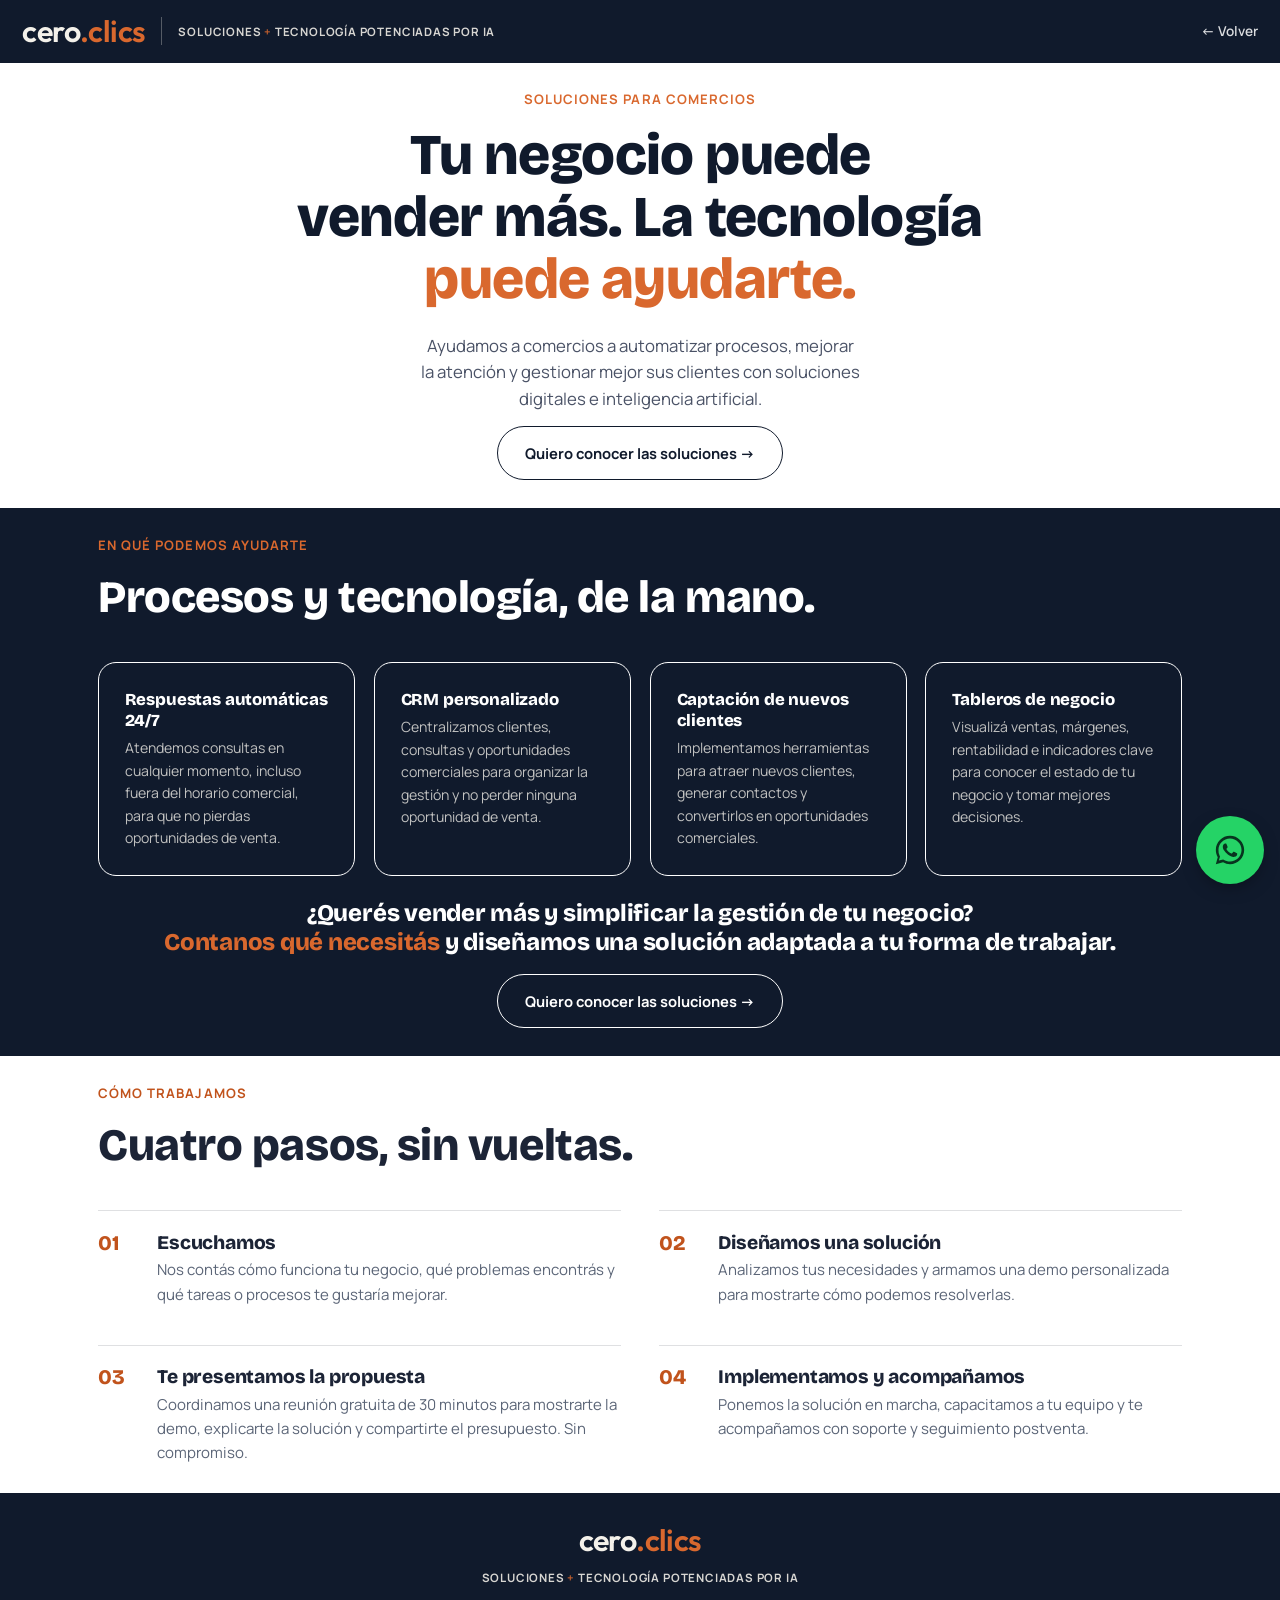
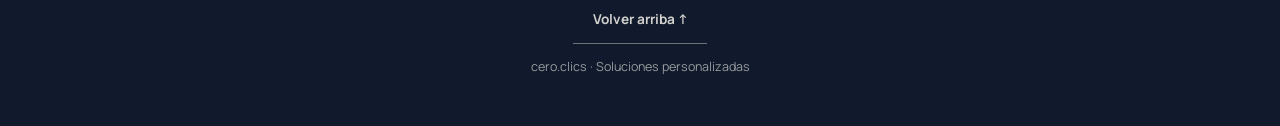
<file: comercios.html>
<!DOCTYPE html>
<html lang="es">
<head>
<meta charset="utf-8">
<meta name="viewport" content="width=device-width, initial-scale=1">
<title>cero.clics — Soluciones para comercios</title>
<meta name="description" content="Procesos y tecnología para comercios: respuestas automáticas 24/7, CRM personalizado, captación de clientes y tableros de negocio.">

<link rel="icon" type="image/png" href="assets/favicon.png">
<link rel="apple-touch-icon" href="assets/favicon.png">
<meta name="theme-color" content="#101a2c">

<meta property="og:type" content="website">
<meta property="og:site_name" content="cero.clics">
<meta property="og:title" content="cero.clics — Soluciones para comercios">
<meta property="og:description" content="Procesos y tecnología para comercios: respuestas automáticas 24/7, CRM personalizado, captación de clientes y tableros de negocio.">
<meta property="og:image" content="assets/logo.jpg">

<link rel="preconnect" href="https://fonts.googleapis.com">
<link rel="preconnect" href="https://fonts.gstatic.com" crossorigin>
<link href="https://fonts.googleapis.com/css2?family=Bricolage+Grotesque:opsz,wght@12..96,500;12..96,600;12..96,700;12..96,800&family=Outfit:wght@600&family=Manrope:wght@400;500;600;700&display=swap" rel="stylesheet">
<link rel="stylesheet" href="motion.css">
<style>
  :root {
    --ink:#1c2436; --ink-soft:#5b6577; --clay:#c1531c; --clay-dark:#9c4216;
    --sand:#d9682e; --sand-light:#e8996b; --paper:#ffffff; --paper-deep:#e8e2d6; --night:#101a2c;
    --azul:#163a52; --azul-dark:#0f2a3c;
    --mk-primario:#c1531c; --mk-secundario:#d9682e; --mk-fondo:#101a2c; --mk-texto:#f4f1ea;
  }
  * { box-sizing:border-box; }
  html { scroll-behavior:smooth; }
  section[id] { scroll-margin-top:100px; }
  @media (prefers-reduced-motion: reduce) { html { scroll-behavior:auto; } }
  html, body { margin:0; padding:0; background:var(--paper); color:var(--ink); font-family:'Manrope',sans-serif; }
  h1,h2,h3,.display { font-family:'Bricolage Grotesque',sans-serif; font-weight:800; letter-spacing:-.01em; margin:0; }
  p { line-height:1.6; margin:0; }
  img { max-width:100%; display:block; }
  a { color:inherit; }
  section { position:relative; }

  /* ---------- Utilidades ---------- */
  .wrap { max-width:1180px; margin:0 auto; padding-left:clamp(1.2rem,5vw,3rem); padding-right:clamp(1.2rem,5vw,3rem); }
  .eyebrow { display:block; font-family:'Manrope',sans-serif; font-size:.82rem; font-weight:700; letter-spacing:.08em; text-transform:uppercase; color:var(--clay); margin-bottom:1rem; }
  .dark .eyebrow { color:var(--sand); }
  .pad { padding-top:clamp(4.5rem,10vw,8rem); padding-bottom:clamp(4.5rem,10vw,8rem); }
  .dark { background:var(--night); color:var(--paper); }
  .alt { background:#e4e8ee; }

  /* ---------- Botones ---------- */
  .btn { display:inline-flex; align-items:center; gap:.6rem; padding:1rem 1.7rem; border-radius:99px; text-decoration:none; font-weight:700; font-size:.92rem; transition:transform .3s cubic-bezier(.22,1,.36,1), background .25s, color .25s, border-color .25s, gap .25s; }
  .btn:hover { gap:.9rem; }
  .btn-solid { background:transparent; border:1.5px solid #fff; color:#fff; }
  .btn-solid:hover { background:#fff; border-color:#fff; color:var(--night); }
  .btn-outline-dark { border:1.5px solid var(--ink); color:var(--ink); }
  .btn-outline-dark:hover { background:var(--ink); color:var(--paper); }
  .btn-outline-light { border:1.5px solid color-mix(in srgb, #fff 55%, transparent); color:#fff; }
  .btn-outline-light:hover { border-color:#fff; background:#fff; color:var(--night); }
  .btn-sm { padding:.78rem 1.3rem; font-size:.85rem; }

  /* ---------- Header ---------- */
  .site-header { position:fixed; top:0; left:0; right:0; z-index:500; display:flex; align-items:center; justify-content:space-between; gap:1.6rem; padding:1rem 1.4rem; color:#fff; background:var(--night); transition:background .35s ease, padding .35s ease, border-color .35s ease; border-bottom:1px solid transparent; }
  .site-header.on { background:var(--night); padding:.65rem 1.4rem; border-color:transparent; }
  .site-header .brand { display:flex; flex-direction:column; align-items:flex-start; gap:.3rem; text-decoration:none; min-width:0; flex:0 1 auto; overflow:hidden; }
  .logo-badge { flex-shrink:0; height:96px; width:auto; border-radius:11px; box-shadow:0 6px 18px -8px rgba(0,0,0,.5); transition:height .3s ease; }
  .site-header.on .logo-badge { height:62px; }
  .brand-tag { font-size:.85rem; font-weight:700; letter-spacing:.05em; text-transform:uppercase; opacity:.85; white-space:nowrap; overflow:hidden; text-overflow:ellipsis; max-width:100%; transition:opacity .25s, max-height .25s; max-height:2em; }
  .site-header.on .brand-tag { opacity:0; max-height:0; }
  .site-header .right { flex-shrink:0; }
  @media (max-width:640px) { .brand-tag { display:none; } }
  .site-header .navlinks { display:flex; align-items:center; gap:1.6rem; flex-shrink:0; white-space:nowrap; }
  .site-header .navlinks a { text-decoration:none; color:inherit; font-size:.85rem; font-weight:600; opacity:.9; padding-bottom:.2rem; border-bottom:1.5px solid transparent; transition:opacity .2s, border-color .2s; }
  .site-header .navlinks a:hover { opacity:1; border-color:currentColor; }
  .site-header .right { display:flex; align-items:center; gap:1.4rem; }
  .site-header.on { color:#fff; }
  .menu-btn { display:none; background:none; border:0; padding:.65rem; margin:-.65rem 0; color:inherit; font:inherit; cursor:pointer; align-items:center; gap:.5rem; font-size:.8rem; font-weight:600; }
  .menu-btn .bars { display:flex; flex-direction:column; gap:4px; width:20px; }
  .menu-btn .bars span { display:block; height:1.5px; background:currentColor; }
  .hdr-cta { display:inline-flex; align-items:center; padding:.68rem 1.1rem; border-radius:99px; border:1.5px solid #fff; color:#fff; text-decoration:none; font-weight:700; font-size:.82rem; white-space:nowrap; transition:background .25s, color .25s; }
  .hdr-cta:hover { background:#fff; border-color:#fff; color:var(--night); }
  .cta-stack { display:flex; flex-direction:column; align-items:center; gap:.55rem; }
  .hdr-back { color:#fff; text-decoration:none; font-size:.85rem; font-weight:600; opacity:.85; transition:opacity .2s; }
  .hdr-back:hover { opacity:1; text-decoration:underline; }

  @media (max-width:1180px) { .site-header .navlinks { display:none; } }
  @media (max-width:400px) { .menu-btn .mtxt { display:none; } }

  /* ---------- Menú mobile ---------- */
  .mobile-menu { position:fixed; inset:0; z-index:700; background:var(--night); color:var(--paper); display:flex; flex-direction:column; justify-content:space-between; padding:1.3rem 1.4rem 2.4rem; transform:translateY(-100%); visibility:hidden; transition:transform .5s cubic-bezier(.76,0,.24,1), visibility 0s linear .5s; }
  .mobile-menu.open { transform:translateY(0); visibility:visible; transition:transform .5s cubic-bezier(.76,0,.24,1), visibility 0s; }
  @media (min-width:1181px) { .mobile-menu { display:none; } }
  .mobile-menu-top { display:flex; align-items:center; justify-content:space-between; }
  .menu-close { background:none; border:0; color:var(--paper); font-size:1.6rem; line-height:1; padding:.3rem; cursor:pointer; }
  .mobile-menu-links { display:flex; flex-direction:column; gap:.3rem; margin-top:2.5rem; }
  .mobile-menu-links a { text-decoration:none; color:var(--paper); font-family:'Bricolage Grotesque',sans-serif; font-weight:700; font-size:clamp(2.1rem,10vw,3rem); line-height:1.3; opacity:.95; }
  .mobile-menu-links a:hover { color:var(--sand); }
  .mobile-menu-cta { display:inline-flex; align-self:flex-start; margin-top:2rem; padding:1rem 1.7rem; border:1.5px solid var(--paper); border-radius:99px; color:var(--paper); text-decoration:none; font-weight:700; font-size:.9rem; transition:background .25s, color .25s; }
  .mobile-menu-cta:hover { background:var(--paper); border-color:var(--paper); color:var(--night); }
  body.menu-open { overflow:hidden; }

  /* ---------- HERO ---------- */
  .hero { min-height:100svh; display:flex; flex-direction:column; justify-content:center; position:relative; color:#fff; overflow:hidden; background:#101a2c; }
  .hero-content { position:relative; z-index:2; padding:clamp(6rem,10vw,3rem) clamp(1.5rem,5vw,3rem) clamp(3rem,7vw,4.5rem); }
  .hero h1 { font-size:clamp(2.5rem,7.6vw,5.1rem); line-height:1.03; margin:0; }
  .hero h1 .hline { display:block; }
  .hero .sub { font-family:'Bricolage Grotesque',sans-serif; font-weight:700; font-size:clamp(1.1rem,2.5vw,1.6rem); color:var(--sand); margin:1rem 0 1.4rem; max-width:30ch; }
  .hero .lead { max-width:54ch; color:color-mix(in srgb, #fff 78%, transparent); font-size:1.05rem; margin-bottom:2.2rem; }
  .hero-ctas { display:flex; gap:1rem; flex-wrap:wrap; align-items:center; }
  .hero-center .hero-content { text-align:center; }
  .hero-center .sub, .hero-center .lead { margin-left:auto; margin-right:auto; }
  .hero-center .hero-ctas { justify-content:center; }
  .hero-center .eyebrow { font-size:1.1rem; }
  .btn-whatsapp { display:inline-flex; align-items:center; gap:.55rem; background:#25D366; border-color:#25D366; color:#08341f; }
  .btn-whatsapp:hover { background:#1ebe5a; border-color:#1ebe5a; color:#08341f; }
  .scroll-cue { position:absolute; left:50%; bottom:1.6rem; transform:translateX(-50%); z-index:2; display:flex; flex-direction:column; align-items:center; gap:.5rem; color:#fff; opacity:.7; font-size:.75rem; }
  @media (max-width:700px), (max-height:700px) { .scroll-cue { display:none; } }
  .scroll-cue .line { width:1px; height:34px; background:linear-gradient(#fff, transparent); animation:scrollcue 1.8s ease-in-out infinite; }
  @keyframes scrollcue { 0%{ transform:scaleY(.3); transform-origin:top; } 50%{ transform:scaleY(1); transform-origin:top; } 51%{ transform-origin:bottom; } 100%{ transform:scaleY(.3); transform-origin:bottom; } }

  /* ---------- Manifiesto corto ---------- */
  .stack-lines { text-align:center; }
  .stack-lines .line { font-size:clamp(1.8rem,6.4vw,3.8rem); line-height:1.14; margin:0; font-family:'Bricolage Grotesque',sans-serif; font-weight:800; }
  .stack-lines .line + .line { margin-top:.1em; }
  .stack-lines .accent { color:var(--sand); }

  /* ---------- Quiénes somos: dos socios ---------- */
  .socios-head { max-width:60ch; margin-bottom:clamp(2.2rem,5vw,3.2rem); }
  .socios-head h2 { font-size:clamp(1.8rem,4.6vw,2.8rem); margin-top:.4rem; }
  .socios-grid { display:grid; grid-template-columns:1fr 1fr; gap:clamp(1.4rem,3vw,2rem); }
  .socio-card { background:#fff; border:1px solid color-mix(in srgb, var(--ink) 10%, transparent); border-radius:22px; padding:clamp(1.8rem,4vw,2.4rem); display:flex; flex-direction:column; gap:1.2rem; }
  .socio-card .quien { font-size:1.02rem; font-weight:800; font-family:'Bricolage Grotesque',sans-serif; }
  .socio-card .quien b { color:var(--clay); }
  .socio-card .rol { font-size:.85rem; color:var(--ink-soft); font-weight:700; text-transform:uppercase; letter-spacing:.05em; }
  .socio-card .bio { color:var(--ink-soft); font-size:.96rem; }
  .socio-card .quote { margin-top:auto; background:var(--night); color:#fff; border-radius:16px; padding:1.3rem 1.4rem; font-family:'Bricolage Grotesque',sans-serif; font-weight:700; font-size:1rem; line-height:1.42; }
  .socios-join { text-align:center; margin-top:clamp(1.8rem,4vw,2.6rem); font-family:'Bricolage Grotesque',sans-serif; font-weight:700; font-size:clamp(1.1rem,2.6vw,1.4rem); color:var(--ink); }
  .socios-join span { color:var(--clay); }
  @media (max-width:820px) { .socios-grid { grid-template-columns:1fr; } }

  /* ---------- Marquee divisor ---------- */
  .divider-marquee { padding:1.6rem 0; border-top:1px solid color-mix(in srgb, var(--ink) 12%, transparent); border-bottom:1px solid color-mix(in srgb, var(--ink) 12%, transparent); }
  .divider-marquee .mk-marquee-track span { font-family:'Bricolage Grotesque',sans-serif; font-size:clamp(1rem,2.4vw,1.3rem); font-weight:700; color:var(--ink-soft); }
  .divider-marquee .mk-marquee-track span.sep { color:var(--clay); margin:0 1.6rem; }

  /* ---------- Comparativa Hoy / Con CeroClics ---------- */
  .comp-head { text-align:center; max-width:44ch; margin:0 auto clamp(2.4rem,6vw,3.4rem); }
  .comp-head h2 { font-size:clamp(1.9rem,5vw,3rem); margin-top:.4rem; }
  .comp-grid { display:grid; grid-template-columns:1fr 1fr; gap:0; border-radius:24px; overflow:hidden; }
  .comp-col { padding:clamp(2rem,4.5vw,2.8rem); }
  .comp-col.hoy { background:color-mix(in srgb, var(--paper) 6%, var(--night)); color:color-mix(in srgb, #fff 55%, transparent); }
  .comp-col.con { background:var(--clay); color:#fff; }
  .comp-tag { display:inline-flex; align-items:center; gap:.5rem; font-size:.8rem; font-weight:700; letter-spacing:.06em; text-transform:uppercase; margin-bottom:1.1rem; }
  .comp-col.hoy .comp-tag::before { content:"✕"; color:color-mix(in srgb, #fff 45%, transparent); }
  .comp-col.con .comp-tag::before { content:"✓"; }
  .comp-col p.txt { font-family:'Bricolage Grotesque',sans-serif; font-weight:600; font-size:clamp(1.05rem,2vw,1.28rem); line-height:1.48; }
  .comp-col.hoy p.txt { color:color-mix(in srgb, #fff 82%, transparent); }
  @media (max-width:760px) { .comp-grid { grid-template-columns:1fr; } }

  /* ---------- Escenario full-bleed ---------- */
  .stage { position:relative; min-height:70vh; display:flex; align-items:center; color:#fff; overflow:hidden; background:var(--night); }
  .stage-content { position:relative; z-index:2; padding:clamp(3rem,6vw,4rem); width:100%; text-align:center; }
  .stage-content h2 { font-size:clamp(2rem,6.5vw,4rem); line-height:1.05; margin:0 auto 1.2rem; max-width:18ch; }
  .stage-content p { max-width:50ch; margin:0 auto 1.8rem; color:color-mix(in srgb, #fff 85%, transparent); font-size:1.05rem; }
  .stage-ctas { display:flex; gap:1rem; justify-content:center; flex-wrap:wrap; }

  /* ---------- Proceso ---------- */
  .proceso-grid { display:grid; grid-template-columns:repeat(2,1fr); gap:clamp(1.5rem,3vw,2.5rem); }
  .proceso-item { display:flex; gap:1.1rem; align-items:flex-start; padding-top:1.2rem; border-top:1px solid color-mix(in srgb, var(--ink) 14%, transparent); }
  .proceso-num { font-family:'Bricolage Grotesque',sans-serif; font-weight:800; color:var(--clay); font-size:1.3rem; flex-shrink:0; width:2.6rem; }
  .proceso-item h3 { font-size:1.2rem; margin-bottom:.3rem; }
  .proceso-item p { font-size:.94rem; color:var(--ink-soft); }
  @media (max-width:700px) { .proceso-grid { grid-template-columns:1fr; } }

  /* ---------- Servicios ---------- */
  .servicios-grid { display:grid; grid-template-columns:repeat(4,1fr); gap:1.2rem; }
  .servicios-note { text-align:center; margin-top:1.8rem; font-size:24px; font-weight:800; letter-spacing:-.01em; font-family:'Bricolage Grotesque',sans-serif; color:var(--ink); }
  @keyframes notePulse { 0%,100% { transform:scale(1); } 50% { transform:scale(1.04); } }
  .servicios-note { animation:none; transform:none; }
  section.pad { padding-top:1.75rem; padding-bottom:1.75rem; }
  #hero.cta-final { padding-bottom:1.75rem; }
  #hero.cta-final p { margin-bottom:.8rem; }
  #hero.cta-final h2.hero-title { max-width:none; font-size:clamp(1.55rem,5vw,3.6rem); }
  #hero.cta-final h2.hero-title em { font-style:normal; color:var(--orange,#d9682e); }
  .servicios-cta { text-align:center; margin-top:2.2rem; }
  #servicios .btn-solid { border-color:var(--night); color:var(--night); }
  #servicios .btn-solid:hover { background:var(--night); color:#fff; }
  #servicios .btn-highlight { animation-name:mkBounceGlowOrange; }
  .servicios-note .accent { color:var(--sand); }
  .servicios-note { color:var(--night); line-height:1.2; margin-top:1.4rem; }
  .servicios-note .note-sub { display:block; margin-top:0; color:var(--night); }
  .servicios-note .o { color:#d9682e; }
  .servicios-note + .servicios-cta { margin-top:1.1rem; }
  .svc-card { background:var(--paper); border:1px solid color-mix(in srgb, var(--ink) 10%, transparent); border-radius:18px; padding:clamp(1.3rem,2.5vw,1.6rem); transition:box-shadow .3s; }
  .svc-card:hover { box-shadow:0 20px 44px -22px color-mix(in srgb, var(--clay) 40%, transparent); }
  .svc-card h3 { font-size:1.05rem; margin-bottom:.4rem; }
  .svc-card p { font-size:.88rem; color:var(--ink-soft); }
  @media (max-width:900px) { .servicios-grid { grid-template-columns:1fr 1fr; } }
  @media (max-width:560px) { .servicios-grid { grid-template-columns:1fr; } }

  /* ---------- Banner otros rubros ---------- */
  .web-banner { background:var(--night); color:#fff; padding:clamp(1.7rem,4vw,2.3rem) 0; }
  .web-banner-inner { display:flex; align-items:center; justify-content:space-between; gap:1.5rem; flex-wrap:wrap; }
  .web-banner-inner p { font-family:'Bricolage Grotesque',sans-serif; font-weight:700; font-size:clamp(1.05rem,2.4vw,1.35rem); max-width:48ch; margin:0; }
  .web-banner-inner p strong { color:var(--sand); }
  .web-banner .btn { flex-shrink:0; }

  /* ---------- Diagnóstico gratis (badge-line) ---------- */
  .diag-row { display:grid; grid-template-columns:1.3fr .7fr; gap:clamp(2rem,6vw,4rem); align-items:start; }
  .diag-row h2 { font-size:clamp(1.8rem,4.6vw,2.9rem); margin:0 0 .8rem; line-height:1.12; }
  .diag-row p { color:var(--ink-soft); max-width:44ch; }
  .badge-line { display:flex; align-items:flex-start; gap:1rem; padding-top:1.1rem; border-top:1px solid color-mix(in srgb, var(--ink) 15%, transparent); font-size:.9rem; color:var(--ink-soft); }
  .badge-line .num { font-family:'Bricolage Grotesque',sans-serif; font-weight:800; color:var(--ink); font-size:2.4rem; line-height:1; flex-shrink:0; }
  .badge-line strong { color:var(--ink); display:block; font-family:'Bricolage Grotesque',sans-serif; font-weight:700; font-size:1rem; }
  @media (max-width:760px) { .diag-row { grid-template-columns:1fr; } }

  /* ---------- FAQ ---------- */
  .faq-list { display:flex; flex-direction:column; gap:0; max-width:760px; }
  .faq-item { border-bottom:1px solid color-mix(in srgb, var(--ink) 14%, transparent); padding:1.4rem 0; }
  .faq-item summary { cursor:pointer; font-family:'Bricolage Grotesque',sans-serif; font-weight:700; font-size:1.08rem; list-style:none; display:flex; justify-content:space-between; align-items:center; gap:1rem; }
  .faq-item summary::-webkit-details-marker { display:none; }
  .faq-item summary .plus { flex-shrink:0; font-size:1.4rem; font-weight:400; color:var(--clay); transition:transform .25s; }
  .faq-item[open] summary .plus { transform:rotate(45deg); }
  .faq-item p { margin-top:.9rem; color:var(--ink-soft); font-size:.95rem; max-width:64ch; }

  /* ---------- CTA final ---------- */
  .cta-final { text-align:center; }
  #hero.cta-final { padding-top:168px; text-align:center; }
  #hero.cta-final .row { justify-content:center; }
  #hero.cta-final h2, #hero.cta-final p { margin-left:auto; margin-right:auto; }
  #hero.cta-final .wrap { max-width:1180px; margin-left:auto; margin-right:auto; }
  .cta-final h2 { font-size:clamp(2.1rem,7vw,4.2rem); line-height:1.08; margin:0 auto 1.4rem; max-width:18ch; }
  .cta-final p { max-width:44ch; margin:0 auto 2.2rem; color:color-mix(in srgb, var(--paper) 85%, transparent); font-size:1.05rem; }
  .cta-final .row { display:flex; gap:1rem; justify-content:center; flex-wrap:wrap; }
  .cta-final .sub { font-family:'Bricolage Grotesque',sans-serif; font-weight:700; font-size:clamp(1.1rem,2.5vw,1.6rem); color:var(--sand); margin:1rem 0 1.4rem; max-width:30ch; }
  .cta-final .znote { margin-top:1.8rem; font-size:.85rem; color:color-mix(in srgb, var(--paper) 60%, transparent); }

  /* ---------- Footer ---------- */
  footer.close { background:var(--paper); padding:clamp(3rem,8vw,5rem) 1.4rem 6.5rem; }
  footer.close .fwrap { max-width:900px; margin:0 auto; text-align:center; }
  footer.close .fname { font-family:'Bricolage Grotesque',sans-serif; font-weight:800; font-size:clamp(1.5rem,4vw,2.1rem); margin-bottom:2.2rem; }
  footer.close .fclaim { color:var(--ink-soft); margin:.8rem 0 2.4rem; font-size:.92rem; line-height:1.7; }
  .footer-people { display:grid; grid-template-columns:1fr 1fr; gap:1.4rem; text-align:left; margin-bottom:2.4rem; }
  .footer-person { border:1px solid color-mix(in srgb, var(--ink) 12%, transparent); border-radius:16px; padding:1.3rem 1.4rem; }
  .footer-person .fp-name { font-family:'Bricolage Grotesque',sans-serif; font-weight:800; font-size:1.05rem; margin-bottom:.7rem; }
  .footer-person .fp-links { display:flex; flex-direction:column; gap:.55rem; font-size:.88rem; font-weight:700; }
  .footer-person .fp-links a { display:inline-flex; align-items:center; gap:.55rem; text-decoration:none; color:var(--ink-soft); border-bottom:1.5px solid transparent; width:fit-content; }
  .footer-person .fp-links a svg { width:16px; height:16px; flex-shrink:0; color:var(--clay); }
  .footer-person .fp-links a:hover { color:var(--ink); border-color:var(--clay); }
  @media (max-width:560px) { .footer-people { grid-template-columns:1fr; } }
  footer.close .fback { display:inline-block; font-size:.85rem; font-weight:700; color:var(--ink-soft); text-decoration:none; border-bottom:1.5px solid color-mix(in srgb, var(--ink-soft) 45%, transparent); padding:.9rem 1.2rem; margin:-.9rem -1.2rem 1.3rem; }
  footer.close .fback:hover { color:var(--ink); border-color:var(--ink); }
  footer.close .fend { font-size:.78rem; color:color-mix(in srgb, var(--ink-soft) 70%, transparent); }
  footer.close { background:var(--night); }
  footer.close { padding:2rem 1.4rem 3.2rem; }
  footer.close .fback { margin-bottom:.9rem; }
  footer.close .fbrand { margin-bottom:1.4rem !important; }
  footer.close .fbrand { flex-direction:column; justify-content:center; align-items:center; gap:.9rem; margin-bottom:2.2rem; }
  footer.close .fbrand .vsep { display:none; }
  footer.close .fbrand .tg2 { width:auto; }
  footer.close .fback { color:rgba(244,241,234,.85); border-color:rgba(244,241,234,.4); }
  footer.close .fback:hover { color:#fff; border-color:#fff; }
  footer.close .fend { color:rgba(244,241,234,.6); }

  /* ---------- Volver arriba ---------- */
  .back-top { position:fixed; right:16px; bottom:16px; z-index:600; width:68px; height:68px; border-radius:50%; display:grid; place-items:center; background:#25D366; border:none; color:#08341f; text-decoration:none; box-shadow:0 6px 18px -6px rgba(0,0,0,.5); }
  .back-top:hover { background:#1ebe5a; }
  .back-top svg { width:34px; height:34px; }

  /* ---------- Resaltar "Quiero mi diagnóstico" al entrar en pantalla ---------- */
  .btn-highlight { animation:mkBounceGlow 1.2s ease-in-out 3; }
  @keyframes mkBounceGlow {
    0%, 100% { transform:scale(1); box-shadow:0 0 0 rgba(255,255,255,0); }
    50% { transform:scale(1.06); box-shadow:0 0 18px 4px rgba(255,255,255,.55); }
  }
  @media (prefers-reduced-motion: reduce) { .btn-highlight { animation:none; } }
  /* ---------- Header en celulares: logo sin deformar + CTA corto ---------- */
  .cta-short { display:none; }
  @media (max-width:640px) {
    .site-header { gap:.8rem; padding:.8rem 1rem; }
    .site-header.on { padding:.55rem 1rem; }
    .site-header .right { gap:.6rem; }
    .site-header .brand { flex:0 0 auto; }
    .logo-badge { height:44px; width:auto; max-width:none; border-radius:8px; }
    .site-header.on .logo-badge { height:36px; }
    .cta-long { display:none; }
    .cta-short { display:inline; }
    .hdr-cta { padding:.6rem .95rem; }
    #hero.cta-final { padding-top:112px; }
    #hero.cta-final .wrap { padding-left:1rem; padding-right:1rem; }
  }
  @media (max-width:360px) {
    .site-header, .site-header.on { padding-left:.8rem; padding-right:.8rem; }
    .logo-badge { height:34px; }
    .site-header.on .logo-badge { height:30px; }
    .hdr-cta { font-size:.75rem; padding:.5rem .75rem; }
    #hero.cta-final .wrap { padding-left:.8rem; padding-right:.8rem; }
  }
  /* ---------- Nuevo encabezado (logo + frase) y portada blanca ---------- */
  .brand2 { display:flex; align-items:center; gap:16px; flex-wrap:wrap; min-width:0; }
  .wm { font-family:'Outfit',sans-serif; font-weight:600; font-size:1.9rem; letter-spacing:-.02em; line-height:1; text-decoration:none; white-space:nowrap; }
  .wm .a { color:#f4f1ea; }
  .wm .b { color:#d9682e; }
  .vsep { width:1px; height:28px; background:rgba(244,241,234,.3); }
  .tg2 { font-weight:700; font-size:.72rem; letter-spacing:.07em; text-transform:uppercase; color:#f4f1ea; opacity:.88; }
  .tg2 i { font-style:normal; color:#d9682e; opacity:1; }
  .site-header.on { padding:.75rem 1.4rem; }
  @media (max-width:640px) { .vsep { display:none; } .tg2 { width:100%; font-size:.62rem; } }

  #hero.cta-final { background:#fff; color:var(--night); }
  @media (min-width:641px) { #hero.cta-final { padding-top:5.6rem; } }
  #hero.cta-final h2 { color:var(--night); }
  #hero.cta-final p { color:#4a5266; }
  #hero.cta-final .sub { color:#d9682e; }
  #hero.cta-final .btn-solid { border-color:var(--night); color:var(--night); }
  #hero.cta-final .btn-solid:hover { background:var(--night); color:#fff; }
  @keyframes mkBounceGlowOrange { 0%,100% { transform:scale(1); box-shadow:0 0 0 rgba(217,104,46,0); } 50% { transform:scale(1.06); box-shadow:0 0 18px 4px rgba(217,104,46,.4); } }
  #hero.cta-final .btn-highlight { animation-name:mkBounceGlowOrange; }
  #hero.cta-final .wrap > p:last-child { margin-bottom:0; }
  /* ---------- Sección "En qué podemos ayudarte" en azul ---------- */
  #servicios { background:var(--night); }
  #servicios h2 { color:#fff; }
  #servicios .eyebrow { color:#d9682e; }
  #servicios .svc-card { background:var(--night); border:1.5px solid #fff; }
  #servicios .svc-card h3 { color:#fff; }
  #servicios .svc-card p { color:rgba(244,241,234,.78); }
  #servicios .svc-card:hover { box-shadow:0 20px 44px -22px rgba(255,255,255,.35); }
  #servicios .servicios-note, #servicios .servicios-note .note-sub { color:#fff; }
  #servicios .servicios-note .o { color:#d9682e; }
  #servicios .btn-solid { border-color:#fff; color:#fff; }
  #servicios .btn-solid:hover { background:#fff; color:var(--night); }
</style>
</head>
<body>

<span id="top"></span>

<header class="site-header" id="siteHeader">
  <div class="brand2"><a class="wm" href="/"><span class="a">cero</span><span class="b">.clics</span></a><span class="vsep"></span><span class="tg2">Soluciones <i>+</i> Tecnología potenciadas por IA</span></div>
  <div class="right">
    <div class="cta-stack">
      <a class="hdr-back" href="/">← Volver</a>
    </div>
  </div>
</header>

<!-- ============ CTA FINAL (movida arriba) ============ -->
<section class="pad dark cta-final" id="hero">
  <div class="wrap">
    <span class="eyebrow mk-reveal" style="display:block;text-align:center;margin-bottom:1rem">Soluciones para comercios</span>
    <h2 class="mk-reveal hero-title">Tu negocio puede<br>vender más. La tecnología<br><em>puede ayudarte.</em></h2>
    <p class="mk-reveal">Ayudamos a comercios a automatizar procesos, mejorar la atención y gestionar mejor sus clientes con soluciones digitales e inteligencia artificial.</p>
    <div class="row mk-reveal">
      <a class="btn btn-solid" href="https://wa.me/5491136826699?text=Hola%2C%20quiero%20conocer%20las%20soluciones%20para%20mi%20comercio." target="_blank" rel="noopener">Quiero conocer las soluciones →</a>
    </div>
  </div>
</section>

<!-- ============ SERVICIOS ============ -->
<section class="pad alt" id="servicios">
  <div class="wrap">
    <span class="eyebrow mk-reveal">En qué podemos ayudarte</span>
    <h2 class="mk-reveal" style="font-size:clamp(1.8rem,4.6vw,2.8rem); margin-bottom:2.4rem">Procesos y tecnología, de la mano.</h2>
    <div class="servicios-grid">
      <div class="svc-card mk-card mk-reveal"><h3>Respuestas automáticas 24/7</h3><p>Atendemos consultas en cualquier momento, incluso fuera del horario comercial, para que no pierdas oportunidades de venta.</p></div>
      <div class="svc-card mk-card mk-reveal" style="transition-delay:.05s"><h3>CRM personalizado</h3><p>Centralizamos clientes, consultas y oportunidades comerciales para organizar la gestión y no perder ninguna oportunidad de venta.</p></div>
      <div class="svc-card mk-card mk-reveal" style="transition-delay:.1s"><h3>Captación de nuevos clientes</h3><p>Implementamos herramientas para atraer nuevos clientes, generar contactos y convertirlos en oportunidades comerciales.</p></div>
      <div class="svc-card mk-card mk-reveal" style="transition-delay:.15s"><h3>Tableros de negocio</h3><p>Visualizá ventas, márgenes, rentabilidad e indicadores clave para conocer el estado de tu negocio y tomar mejores decisiones.</p></div>
    </div>
    <p class="servicios-note">¿Querés vender más y simplificar la gestión de tu negocio?<span class="note-sub"><span class="o">Contanos qué necesitás</span> y diseñamos una solución adaptada a tu forma de trabajar.</span></p>
    <div class="servicios-cta mk-reveal">
      <a class="btn btn-solid" href="https://wa.me/5491136826699?text=Hola%2C%20quiero%20conocer%20las%20soluciones%20para%20mi%20comercio." target="_blank" rel="noopener">Quiero conocer las soluciones →</a>
    </div>
  </div>
</section>

<!-- ============ CÓMO TRABAJAMOS ============ -->
<section class="pad" id="proceso">
  <div class="wrap">
    <span class="eyebrow mk-reveal">Cómo trabajamos</span>
    <h2 class="mk-reveal" style="font-size:clamp(1.8rem,4.6vw,2.8rem); margin-bottom:2.4rem">Cuatro pasos, sin vueltas.</h2>
    <div class="proceso-grid">
      <div class="proceso-item mk-reveal"><span class="proceso-num">01</span><div><h3>Escuchamos</h3><p>Nos contás cómo funciona tu negocio, qué problemas encontrás y qué tareas o procesos te gustaría mejorar.</p></div></div>
      <div class="proceso-item mk-reveal"><span class="proceso-num">02</span><div><h3>Diseñamos una solución</h3><p>Analizamos tus necesidades y armamos una demo personalizada para mostrarte cómo podemos resolverlas.</p></div></div>
      <div class="proceso-item mk-reveal"><span class="proceso-num">03</span><div><h3>Te presentamos la propuesta</h3><p>Coordinamos una reunión gratuita de 30 minutos para mostrarte la demo, explicarte la solución y compartirte el presupuesto. Sin compromiso.</p></div></div>
      <div class="proceso-item mk-reveal"><span class="proceso-num">04</span><div><h3>Implementamos y acompañamos</h3><p>Ponemos la solución en marcha, capacitamos a tu equipo y te acompañamos con soporte y seguimiento postventa.</p></div></div>
    </div>
  </div>
</section>

<!-- ============ FOOTER ============ -->
<footer class="close">
  <div class="fwrap">
    <div class="brand2 fbrand"><a class="wm" href="/"><span class="a">cero</span><span class="b">.clics</span></a><span class="vsep"></span><span class="tg2">Soluciones <i>+</i> Tecnología potenciadas por IA</span></div>
    <a class="fback" href="#top">Volver arriba ↑</a>
    <div class="fend">cero.clics · Soluciones personalizadas</div>
  </div>
</footer>

<a class="back-top" href="https://wa.me/5491136826699?text=Hola%2C%20quiero%20conocer%20las%20soluciones%20para%20mi%20comercio." target="_blank" rel="noopener" aria-label="Escribinos por WhatsApp" title="Escribinos por WhatsApp">
  <svg viewBox="0 0 24 24" fill="currentColor"><path d="M12 2C6.48 2 2 6.48 2 12c0 1.85.5 3.58 1.35 5.06L2 22l5.1-1.33A9.94 9.94 0 0 0 12 22c5.52 0 10-4.48 10-10S17.52 2 12 2Zm0 18.13c-1.66 0-3.2-.46-4.52-1.26l-.32-.19-3.02.79.81-2.95-.21-.3A8.11 8.11 0 0 1 3.87 12C3.87 7.53 7.53 3.87 12 3.87S20.13 7.53 20.13 12 16.47 20.13 12 20.13Zm4.52-6.06c-.25-.12-1.47-.72-1.7-.81-.23-.08-.39-.12-.56.12-.16.25-.64.81-.78.98-.14.16-.29.18-.53.06-.25-.12-1.05-.39-2-1.23-.74-.66-1.24-1.47-1.39-1.72-.14-.25-.02-.38.11-.5.11-.11.25-.29.37-.43.12-.14.16-.25.25-.41.08-.16.04-.31-.02-.43-.06-.12-.56-1.35-.77-1.85-.2-.48-.41-.42-.56-.42-.14-.01-.31-.01-.48-.01a.93.93 0 0 0-.67.31c-.23.25-.87.85-.87 2.08s.9 2.41 1.02 2.58c.12.16 1.77 2.7 4.29 3.79.6.26 1.07.41 1.43.53.6.19 1.15.16 1.58.1.48-.07 1.47-.6 1.68-1.18.21-.58.21-1.08.14-1.18-.06-.11-.23-.17-.48-.29Z"/></svg>
</a>

<script src="motion.js"></script>
<script>
  (function(){
    var h = document.getElementById('siteHeader');
    var hero = document.getElementById('hero');
    if (!h || !hero) return;
    var hdrCta = h.querySelector('.hdr-cta');
    var pulsed = false;
    var onScroll = function(){
      var past = window.scrollY > (hero.offsetHeight * 0.7);
      h.classList.toggle('on', past);
      if (past && !pulsed && hdrCta) {
        pulsed = true;
        hdrCta.classList.remove('btn-highlight');
        void hdrCta.offsetWidth;
        hdrCta.classList.add('btn-highlight');
        setTimeout(function(){ hdrCta.classList.remove('btn-highlight'); }, 3700);
      }
    };
    addEventListener('scroll', onScroll, { passive:true });
    onScroll();
  })();

  (function(){
    var btn = document.getElementById('menuBtn');
    var close = document.getElementById('menuClose');
    var menu = document.getElementById('mobileMenu');
    if (!btn || !menu) return;
    var open = function(){ menu.classList.add('open'); document.body.classList.add('menu-open'); btn.setAttribute('aria-expanded','true'); };
    var shut = function(){ menu.classList.remove('open'); document.body.classList.remove('menu-open'); btn.setAttribute('aria-expanded','false'); };
    btn.addEventListener('click', open);
    close.addEventListener('click', shut);
    menu.querySelectorAll('a').forEach(function(a){ a.addEventListener('click', shut); });
  })();

  (function(){
    var btns = document.querySelectorAll('.btn-solid');
    if (!btns.length || !('IntersectionObserver' in window)) return;
    var active = new WeakSet();
    var io = new IntersectionObserver(function(entries){
      entries.forEach(function(entry){
        var el = entry.target;
        if (entry.isIntersecting && !active.has(el)) {
          active.add(el);
          el.classList.remove('btn-highlight');
          void el.offsetWidth;
          el.classList.add('btn-highlight');
          setTimeout(function(){ el.classList.remove('btn-highlight'); active.delete(el); }, 3700);
        }
      });
    }, { threshold: 0.6 });
    btns.forEach(function(el){ io.observe(el); });
  })();

  (function(){
    var link = document.querySelector('.fback');
    if (!link) return;
    link.addEventListener('click', function(e){
      e.preventDefault();
      window.scrollTo({ top: 0, left: 0, behavior: 'smooth' });
    });
  })();
</script>
</body>
</html>
</file>
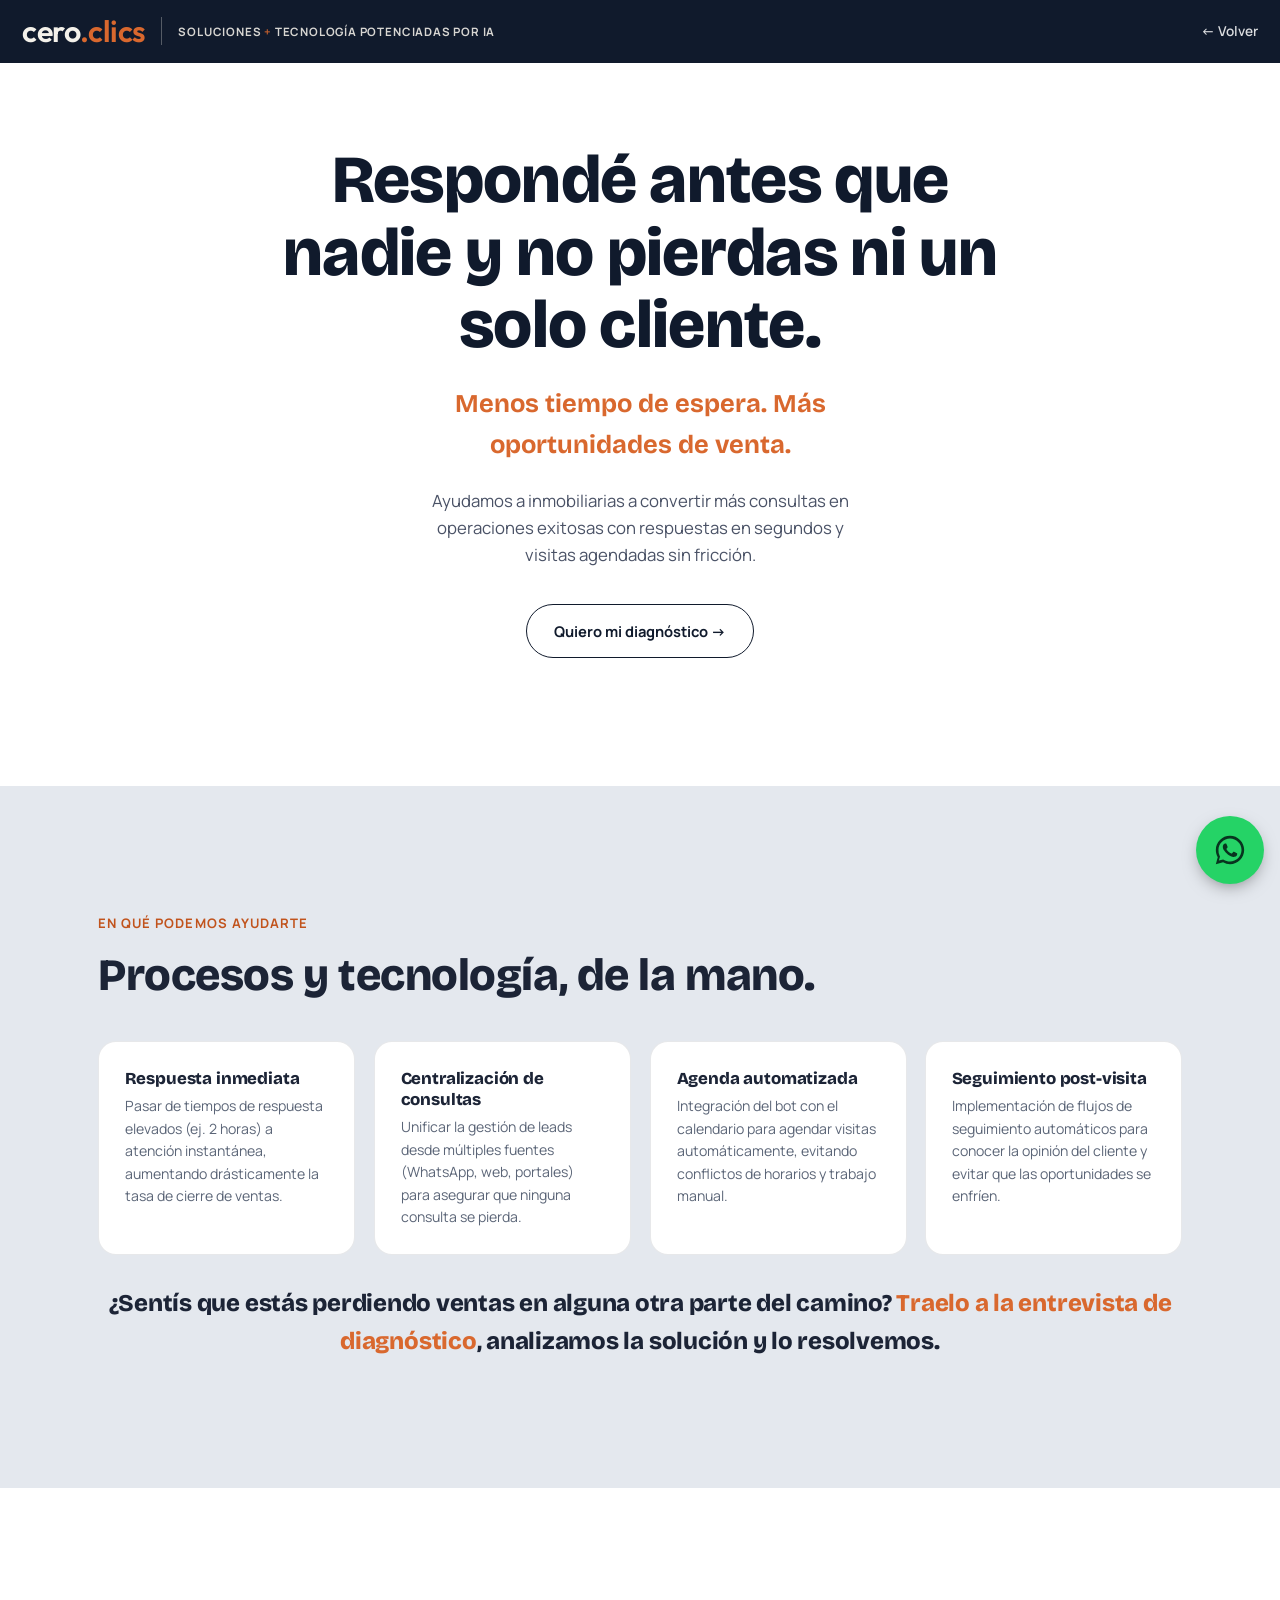
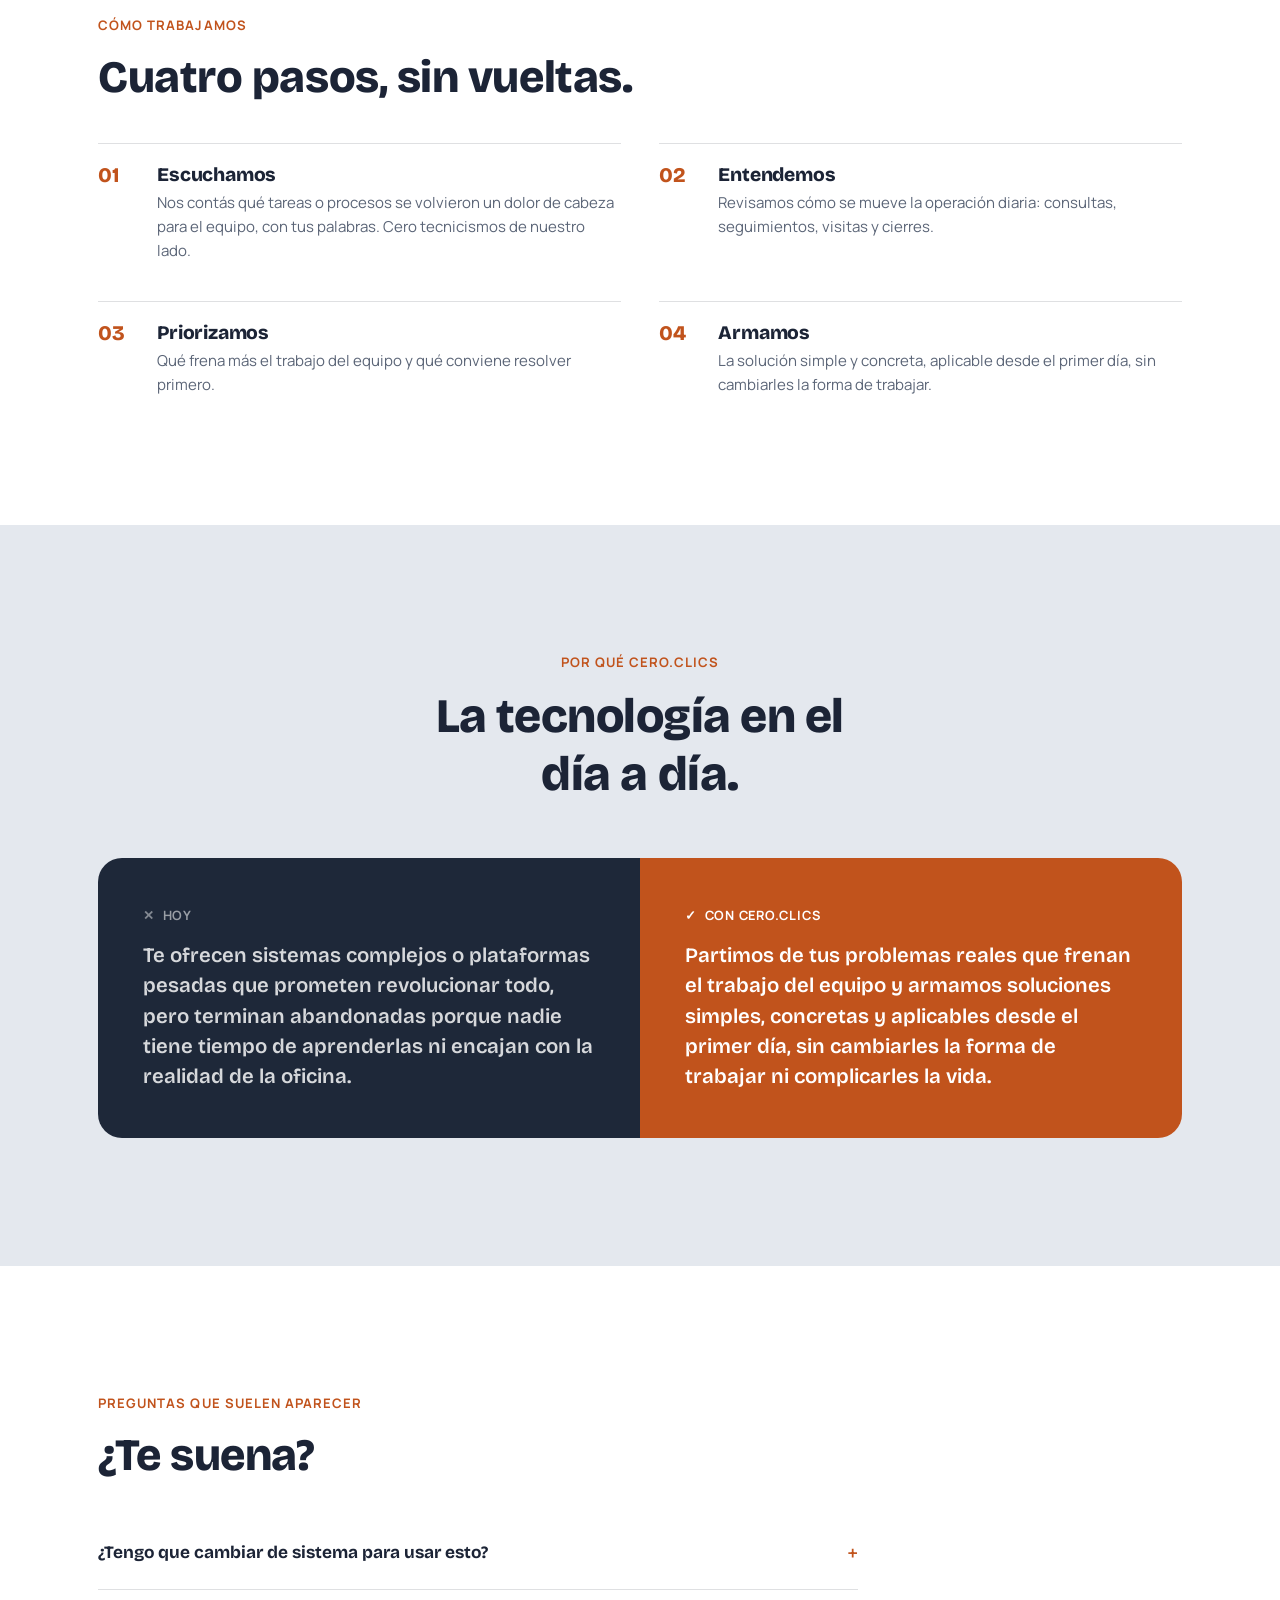
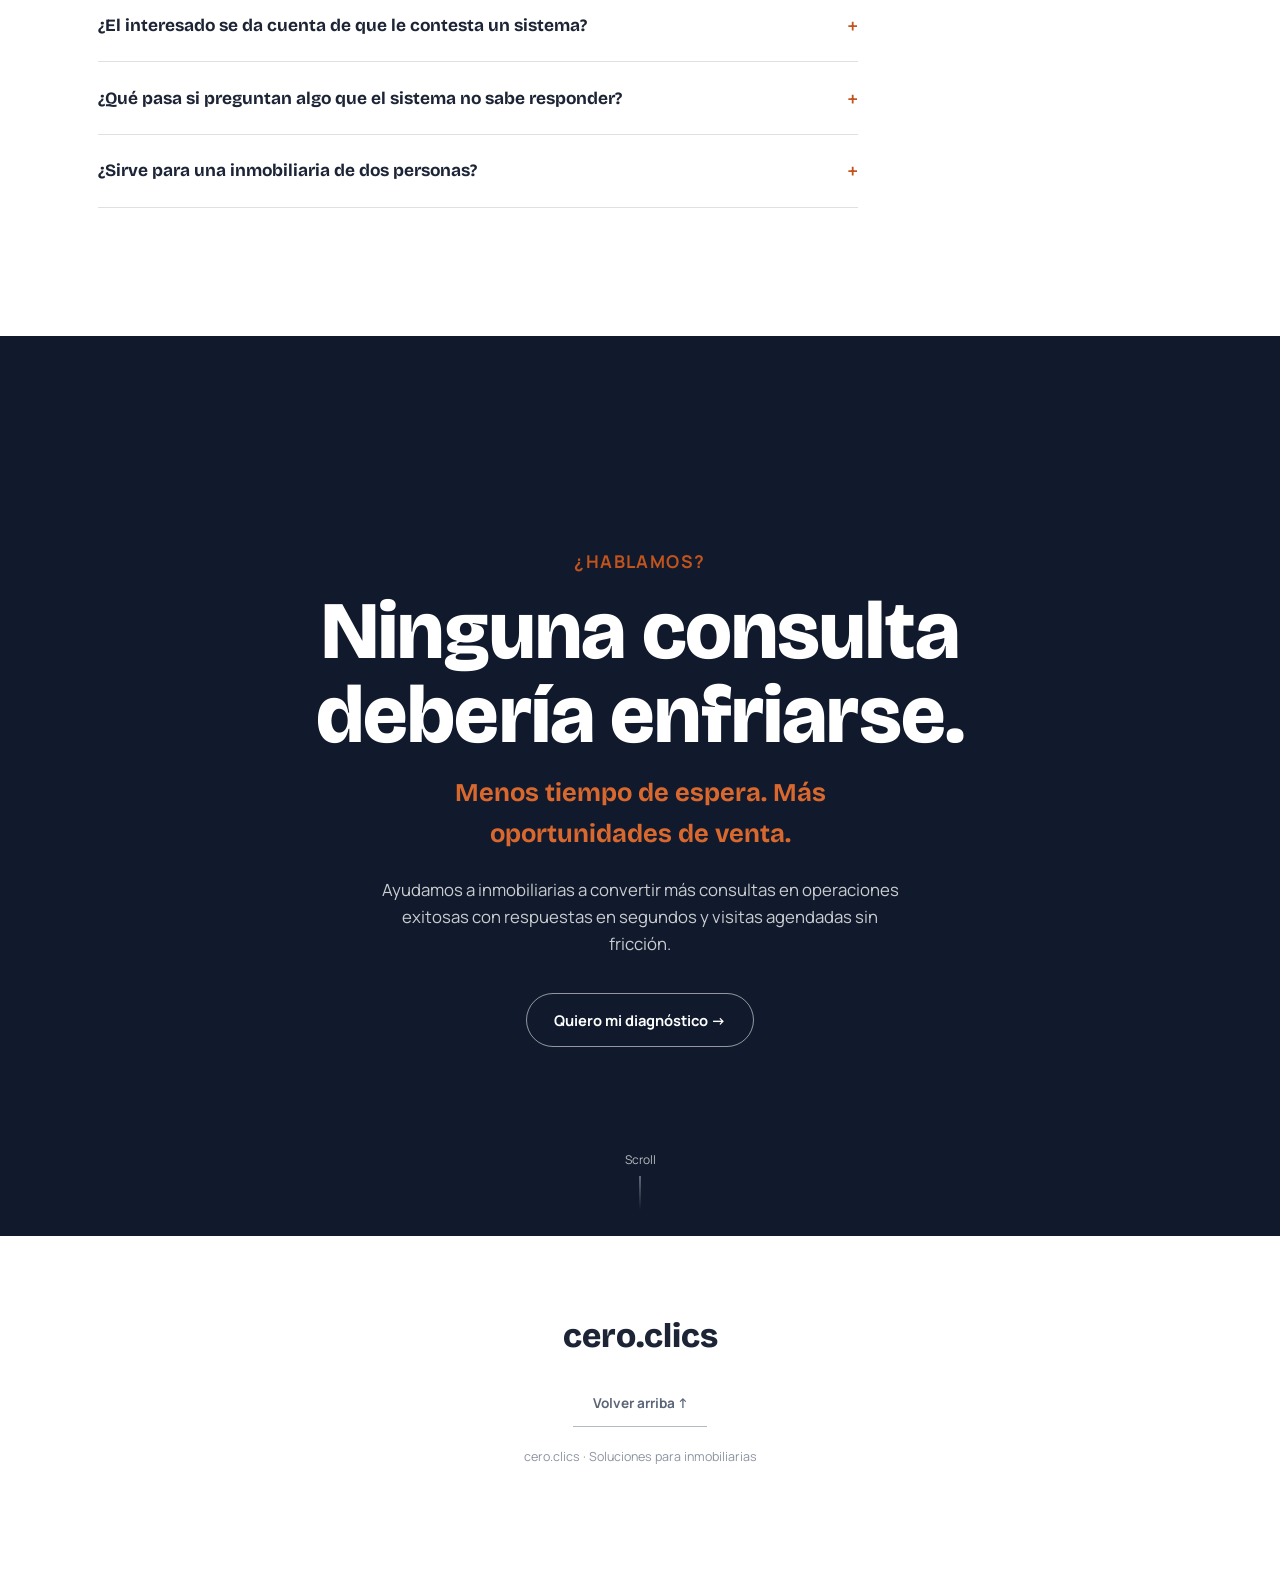
<file: inmobiliarias.html>
<!DOCTYPE html>
<html lang="es">
<head>
<meta charset="utf-8">
<meta name="viewport" content="width=device-width, initial-scale=1">
<title>cero.clics — Soluciones para inmobiliarias</title>
<meta name="description" content="Anabel Britos y Jean Barrère: procesos y tecnología para inmobiliarias. Ayudamos a responder consultas de WhatsApp y portales al instante, y a agendar visitas sin superposiciones ni olvidos.">

<link rel="icon" type="image/png" href="assets/favicon.png">
<link rel="apple-touch-icon" href="assets/favicon.png">
<meta name="theme-color" content="#101a2c">

<meta property="og:type" content="website">
<meta property="og:site_name" content="cero.clics">
<meta property="og:title" content="cero.clics — Soluciones para inmobiliarias">
<meta property="og:description" content="Anabel Britos y Jean Barrère: procesos y tecnología para inmobiliarias. Ayudamos a responder consultas de WhatsApp y portales al instante, y a agendar visitas sin superposiciones ni olvidos.">
<meta property="og:image" content="assets/logo.jpg">

<link rel="preconnect" href="https://fonts.googleapis.com">
<link rel="preconnect" href="https://fonts.gstatic.com" crossorigin>
<link href="https://fonts.googleapis.com/css2?family=Bricolage+Grotesque:opsz,wght@12..96,500;12..96,600;12..96,700;12..96,800&family=Outfit:wght@600&family=Manrope:wght@400;500;600;700&display=swap" rel="stylesheet">
<link rel="stylesheet" href="motion.css">
<style>
  :root {
    --ink:#1c2436; --ink-soft:#5b6577; --clay:#c1531c; --clay-dark:#9c4216;
    --sand:#d9682e; --sand-light:#e8996b; --paper:#ffffff; --paper-deep:#e8e2d6; --night:#101a2c;
    --azul:#163a52; --azul-dark:#0f2a3c;
    --mk-primario:#c1531c; --mk-secundario:#d9682e; --mk-fondo:#101a2c; --mk-texto:#f4f1ea;
  }
  * { box-sizing:border-box; }
  html { scroll-behavior:smooth; }
  section[id] { scroll-margin-top:100px; }
  @media (prefers-reduced-motion: reduce) { html { scroll-behavior:auto; } }
  html, body { margin:0; padding:0; background:var(--paper); color:var(--ink); font-family:'Manrope',sans-serif; }
  h1,h2,h3,.display { font-family:'Bricolage Grotesque',sans-serif; font-weight:800; letter-spacing:-.01em; margin:0; }
  p { line-height:1.6; margin:0; }
  img { max-width:100%; display:block; }
  a { color:inherit; }
  section { position:relative; }

  /* ---------- Utilidades ---------- */
  .wrap { max-width:1180px; margin:0 auto; padding-left:clamp(1.2rem,5vw,3rem); padding-right:clamp(1.2rem,5vw,3rem); }
  .eyebrow { display:block; font-family:'Manrope',sans-serif; font-size:.82rem; font-weight:700; letter-spacing:.08em; text-transform:uppercase; color:var(--clay); margin-bottom:1rem; }
  .dark .eyebrow { color:var(--sand); }
  .pad { padding-top:clamp(4.5rem,10vw,8rem); padding-bottom:clamp(4.5rem,10vw,8rem); }
  .dark { background:var(--night); color:var(--paper); }
  .alt { background:#e4e8ee; }

  /* ---------- Botones ---------- */
  .btn { display:inline-flex; align-items:center; gap:.6rem; padding:1rem 1.7rem; border-radius:99px; text-decoration:none; font-weight:700; font-size:.92rem; transition:transform .3s cubic-bezier(.22,1,.36,1), background .25s, color .25s, border-color .25s, gap .25s; }
  .btn:hover { gap:.9rem; }
  .btn-solid { background:transparent; border:1.5px solid #fff; color:#fff; }
  .btn-solid:hover { background:#fff; border-color:#fff; color:var(--night); }
  .btn-outline-dark { border:1.5px solid var(--ink); color:var(--ink); }
  .btn-outline-dark:hover { background:var(--ink); color:var(--paper); }
  .btn-outline-light { border:1.5px solid color-mix(in srgb, #fff 55%, transparent); color:#fff; }
  .btn-outline-light:hover { border-color:#fff; background:#fff; color:var(--night); }
  .btn-sm { padding:.78rem 1.3rem; font-size:.85rem; }

  /* ---------- Header ---------- */
  .site-header { position:fixed; top:0; left:0; right:0; z-index:500; display:flex; align-items:center; justify-content:space-between; gap:1.6rem; padding:1rem 1.4rem; color:#fff; background:var(--night); transition:background .35s ease, padding .35s ease, border-color .35s ease; border-bottom:1px solid transparent; }
  .site-header.on { background:var(--night); padding:.65rem 1.4rem; border-color:transparent; }
  .site-header .brand { display:flex; flex-direction:column; align-items:flex-start; gap:.3rem; text-decoration:none; min-width:0; flex:0 1 auto; overflow:hidden; }
  .logo-badge { flex-shrink:0; height:96px; width:auto; border-radius:11px; box-shadow:0 6px 18px -8px rgba(0,0,0,.5); transition:height .3s ease; }
  .site-header.on .logo-badge { height:62px; }
  .brand-tag { font-size:.85rem; font-weight:700; letter-spacing:.05em; text-transform:uppercase; opacity:.85; white-space:nowrap; overflow:hidden; text-overflow:ellipsis; max-width:100%; transition:opacity .25s, max-height .25s; max-height:2em; }
  .site-header.on .brand-tag { opacity:0; max-height:0; }
  .site-header .right { flex-shrink:0; }
  @media (max-width:640px) { .brand-tag { display:none; } }
  .site-header .navlinks { display:flex; align-items:center; gap:1.6rem; flex-shrink:0; white-space:nowrap; }
  .site-header .navlinks a { text-decoration:none; color:inherit; font-size:.85rem; font-weight:600; opacity:.9; padding-bottom:.2rem; border-bottom:1.5px solid transparent; transition:opacity .2s, border-color .2s; }
  .site-header .navlinks a:hover { opacity:1; border-color:currentColor; }
  .site-header .right { display:flex; align-items:center; gap:1.4rem; }
  .site-header.on { color:#fff; }
  .menu-btn { display:none; background:none; border:0; padding:.65rem; margin:-.65rem 0; color:inherit; font:inherit; cursor:pointer; align-items:center; gap:.5rem; font-size:.8rem; font-weight:600; }
  .menu-btn .bars { display:flex; flex-direction:column; gap:4px; width:20px; }
  .menu-btn .bars span { display:block; height:1.5px; background:currentColor; }
  .hdr-cta { display:inline-flex; align-items:center; padding:.68rem 1.1rem; border-radius:99px; border:1.5px solid #fff; color:#fff; text-decoration:none; font-weight:700; font-size:.82rem; white-space:nowrap; transition:background .25s, color .25s; }
  .hdr-cta:hover { background:#fff; border-color:#fff; color:var(--night); }
  .cta-stack { display:flex; flex-direction:column; align-items:center; gap:.55rem; }
  .hdr-back { color:#fff; text-decoration:none; font-size:.85rem; font-weight:600; opacity:.85; transition:opacity .2s; }
  .hdr-back:hover { opacity:1; text-decoration:underline; }

  @media (max-width:1180px) { .site-header .navlinks { display:none; } }
  @media (max-width:400px) { .menu-btn .mtxt { display:none; } }

  /* ---------- Menú mobile ---------- */
  .mobile-menu { position:fixed; inset:0; z-index:700; background:var(--night); color:var(--paper); display:flex; flex-direction:column; justify-content:space-between; padding:1.3rem 1.4rem 2.4rem; transform:translateY(-100%); visibility:hidden; transition:transform .5s cubic-bezier(.76,0,.24,1), visibility 0s linear .5s; }
  .mobile-menu.open { transform:translateY(0); visibility:visible; transition:transform .5s cubic-bezier(.76,0,.24,1), visibility 0s; }
  @media (min-width:1181px) { .mobile-menu { display:none; } }
  .mobile-menu-top { display:flex; align-items:center; justify-content:space-between; }
  .menu-close { background:none; border:0; color:var(--paper); font-size:1.6rem; line-height:1; padding:.3rem; cursor:pointer; }
  .mobile-menu-links { display:flex; flex-direction:column; gap:.3rem; margin-top:2.5rem; }
  .mobile-menu-links a { text-decoration:none; color:var(--paper); font-family:'Bricolage Grotesque',sans-serif; font-weight:700; font-size:clamp(2.1rem,10vw,3rem); line-height:1.3; opacity:.95; }
  .mobile-menu-links a:hover { color:var(--sand); }
  .mobile-menu-cta { display:inline-flex; align-self:flex-start; margin-top:2rem; padding:1rem 1.7rem; border:1.5px solid var(--paper); border-radius:99px; color:var(--paper); text-decoration:none; font-weight:700; font-size:.9rem; transition:background .25s, color .25s; }
  .mobile-menu-cta:hover { background:var(--paper); border-color:var(--paper); color:var(--night); }
  body.menu-open { overflow:hidden; }

  /* ---------- HERO ---------- */
  .hero { min-height:100svh; display:flex; flex-direction:column; justify-content:center; position:relative; color:#fff; overflow:hidden; background:#101a2c; }
  .hero-content { position:relative; z-index:2; padding:clamp(6rem,10vw,3rem) clamp(1.5rem,5vw,3rem) clamp(3rem,7vw,4.5rem); }
  .hero h1 { font-size:clamp(2.5rem,7.6vw,5.1rem); line-height:1.03; margin:0; }
  .hero h1 .hline { display:block; }
  .hero .sub { font-family:'Bricolage Grotesque',sans-serif; font-weight:700; font-size:clamp(1.1rem,2.5vw,1.6rem); color:var(--sand); margin:1rem 0 1.4rem; max-width:30ch; }
  .hero .lead { max-width:54ch; color:color-mix(in srgb, #fff 78%, transparent); font-size:1.05rem; margin-bottom:2.2rem; }
  .hero-ctas { display:flex; gap:1rem; flex-wrap:wrap; align-items:center; }
  .hero-center .hero-content { text-align:center; }
  .hero-center .sub, .hero-center .lead { margin-left:auto; margin-right:auto; }
  .hero-center .hero-ctas { justify-content:center; }
  .hero-center .eyebrow { font-size:1.1rem; }
  .btn-whatsapp { display:inline-flex; align-items:center; gap:.55rem; background:#25D366; border-color:#25D366; color:#08341f; }
  .btn-whatsapp:hover { background:#1ebe5a; border-color:#1ebe5a; color:#08341f; }
  .scroll-cue { position:absolute; left:50%; bottom:1.6rem; transform:translateX(-50%); z-index:2; display:flex; flex-direction:column; align-items:center; gap:.5rem; color:#fff; opacity:.7; font-size:.75rem; }
  @media (max-width:700px), (max-height:700px) { .scroll-cue { display:none; } }
  .scroll-cue .line { width:1px; height:34px; background:linear-gradient(#fff, transparent); animation:scrollcue 1.8s ease-in-out infinite; }
  @keyframes scrollcue { 0%{ transform:scaleY(.3); transform-origin:top; } 50%{ transform:scaleY(1); transform-origin:top; } 51%{ transform-origin:bottom; } 100%{ transform:scaleY(.3); transform-origin:bottom; } }

  /* ---------- Manifiesto corto ---------- */
  .stack-lines { text-align:center; }
  .stack-lines .line { font-size:clamp(1.8rem,6.4vw,3.8rem); line-height:1.14; margin:0; font-family:'Bricolage Grotesque',sans-serif; font-weight:800; }
  .stack-lines .line + .line { margin-top:.1em; }
  .stack-lines .accent { color:var(--sand); }

  /* ---------- Quiénes somos: dos socios ---------- */
  .socios-head { max-width:60ch; margin-bottom:clamp(2.2rem,5vw,3.2rem); }
  .socios-head h2 { font-size:clamp(1.8rem,4.6vw,2.8rem); margin-top:.4rem; }
  .socios-grid { display:grid; grid-template-columns:1fr 1fr; gap:clamp(1.4rem,3vw,2rem); }
  .socio-card { background:#fff; border:1px solid color-mix(in srgb, var(--ink) 10%, transparent); border-radius:22px; padding:clamp(1.8rem,4vw,2.4rem); display:flex; flex-direction:column; gap:1.2rem; }
  .socio-card .quien { font-size:1.02rem; font-weight:800; font-family:'Bricolage Grotesque',sans-serif; }
  .socio-card .quien b { color:var(--clay); }
  .socio-card .rol { font-size:.85rem; color:var(--ink-soft); font-weight:700; text-transform:uppercase; letter-spacing:.05em; }
  .socio-card .bio { color:var(--ink-soft); font-size:.96rem; }
  .socio-card .quote { margin-top:auto; background:var(--night); color:#fff; border-radius:16px; padding:1.3rem 1.4rem; font-family:'Bricolage Grotesque',sans-serif; font-weight:700; font-size:1rem; line-height:1.42; }
  .socios-join { text-align:center; margin-top:clamp(1.8rem,4vw,2.6rem); font-family:'Bricolage Grotesque',sans-serif; font-weight:700; font-size:clamp(1.1rem,2.6vw,1.4rem); color:var(--ink); }
  .socios-join span { color:var(--clay); }
  @media (max-width:820px) { .socios-grid { grid-template-columns:1fr; } }

  /* ---------- Marquee divisor ---------- */
  .divider-marquee { padding:1.6rem 0; border-top:1px solid color-mix(in srgb, var(--ink) 12%, transparent); border-bottom:1px solid color-mix(in srgb, var(--ink) 12%, transparent); }
  .divider-marquee .mk-marquee-track span { font-family:'Bricolage Grotesque',sans-serif; font-size:clamp(1rem,2.4vw,1.3rem); font-weight:700; color:var(--ink-soft); }
  .divider-marquee .mk-marquee-track span.sep { color:var(--clay); margin:0 1.6rem; }

  /* ---------- Comparativa Hoy / Con CeroClics ---------- */
  .comp-head { text-align:center; max-width:44ch; margin:0 auto clamp(2.4rem,6vw,3.4rem); }
  .comp-head h2 { font-size:clamp(1.9rem,5vw,3rem); margin-top:.4rem; }
  .comp-grid { display:grid; grid-template-columns:1fr 1fr; gap:0; border-radius:24px; overflow:hidden; }
  .comp-col { padding:clamp(2rem,4.5vw,2.8rem); }
  .comp-col.hoy { background:color-mix(in srgb, var(--paper) 6%, var(--night)); color:color-mix(in srgb, #fff 55%, transparent); }
  .comp-col.con { background:var(--clay); color:#fff; }
  .comp-tag { display:inline-flex; align-items:center; gap:.5rem; font-size:.8rem; font-weight:700; letter-spacing:.06em; text-transform:uppercase; margin-bottom:1.1rem; }
  .comp-col.hoy .comp-tag::before { content:"✕"; color:color-mix(in srgb, #fff 45%, transparent); }
  .comp-col.con .comp-tag::before { content:"✓"; }
  .comp-col p.txt { font-family:'Bricolage Grotesque',sans-serif; font-weight:600; font-size:clamp(1.05rem,2vw,1.28rem); line-height:1.48; }
  .comp-col.hoy p.txt { color:color-mix(in srgb, #fff 82%, transparent); }
  @media (max-width:760px) { .comp-grid { grid-template-columns:1fr; } }

  /* ---------- Escenario full-bleed ---------- */
  .stage { position:relative; min-height:70vh; display:flex; align-items:center; color:#fff; overflow:hidden; background:var(--night); }
  .stage-content { position:relative; z-index:2; padding:clamp(3rem,6vw,4rem); width:100%; text-align:center; }
  .stage-content h2 { font-size:clamp(2rem,6.5vw,4rem); line-height:1.05; margin:0 auto 1.2rem; max-width:18ch; }
  .stage-content p { max-width:50ch; margin:0 auto 1.8rem; color:color-mix(in srgb, #fff 85%, transparent); font-size:1.05rem; }
  .stage-ctas { display:flex; gap:1rem; justify-content:center; flex-wrap:wrap; }

  /* ---------- Proceso ---------- */
  .proceso-grid { display:grid; grid-template-columns:repeat(2,1fr); gap:clamp(1.5rem,3vw,2.5rem); }
  .proceso-item { display:flex; gap:1.1rem; align-items:flex-start; padding-top:1.2rem; border-top:1px solid color-mix(in srgb, var(--ink) 14%, transparent); }
  .proceso-num { font-family:'Bricolage Grotesque',sans-serif; font-weight:800; color:var(--clay); font-size:1.3rem; flex-shrink:0; width:2.6rem; }
  .proceso-item h3 { font-size:1.2rem; margin-bottom:.3rem; }
  .proceso-item p { font-size:.94rem; color:var(--ink-soft); }
  @media (max-width:700px) { .proceso-grid { grid-template-columns:1fr; } }

  /* ---------- Servicios ---------- */
  .servicios-grid { display:grid; grid-template-columns:repeat(4,1fr); gap:1.2rem; }
  .servicios-note { text-align:center; margin-top:1.8rem; font-size:24px; font-weight:800; letter-spacing:-.01em; font-family:'Bricolage Grotesque',sans-serif; color:var(--ink); }
  @keyframes notePulse { 0%,100% { transform:scale(1); } 50% { transform:scale(1.04); } }
  .servicios-note.note-pulse { animation:notePulse 1.6s ease-in-out 2; }
  @media (prefers-reduced-motion: reduce) { .servicios-note.note-pulse { animation:none; } }
  .servicios-note .accent { color:var(--sand); }
  .svc-card { background:var(--paper); border:1px solid color-mix(in srgb, var(--ink) 10%, transparent); border-radius:18px; padding:clamp(1.3rem,2.5vw,1.6rem); transition:box-shadow .3s; }
  .svc-card:hover { box-shadow:0 20px 44px -22px color-mix(in srgb, var(--clay) 40%, transparent); }
  .svc-card h3 { font-size:1.05rem; margin-bottom:.4rem; }
  .svc-card p { font-size:.88rem; color:var(--ink-soft); }
  @media (max-width:900px) { .servicios-grid { grid-template-columns:1fr 1fr; } }
  @media (max-width:560px) { .servicios-grid { grid-template-columns:1fr; } }

  /* ---------- Banner otros rubros ---------- */
  .web-banner { background:var(--night); color:#fff; padding:clamp(1.7rem,4vw,2.3rem) 0; }
  .web-banner-inner { display:flex; align-items:center; justify-content:space-between; gap:1.5rem; flex-wrap:wrap; }
  .web-banner-inner p { font-family:'Bricolage Grotesque',sans-serif; font-weight:700; font-size:clamp(1.05rem,2.4vw,1.35rem); max-width:48ch; margin:0; }
  .web-banner-inner p strong { color:var(--sand); }
  .web-banner .btn { flex-shrink:0; }

  /* ---------- Diagnóstico gratis (badge-line) ---------- */
  .diag-row { display:grid; grid-template-columns:1.3fr .7fr; gap:clamp(2rem,6vw,4rem); align-items:start; }
  .diag-row h2 { font-size:clamp(1.8rem,4.6vw,2.9rem); margin:0 0 .8rem; line-height:1.12; }
  .diag-row p { color:var(--ink-soft); max-width:44ch; }
  .badge-line { display:flex; align-items:flex-start; gap:1rem; padding-top:1.1rem; border-top:1px solid color-mix(in srgb, var(--ink) 15%, transparent); font-size:.9rem; color:var(--ink-soft); }
  .badge-line .num { font-family:'Bricolage Grotesque',sans-serif; font-weight:800; color:var(--ink); font-size:2.4rem; line-height:1; flex-shrink:0; }
  .badge-line strong { color:var(--ink); display:block; font-family:'Bricolage Grotesque',sans-serif; font-weight:700; font-size:1rem; }
  @media (max-width:760px) { .diag-row { grid-template-columns:1fr; } }

  /* ---------- FAQ ---------- */
  .faq-list { display:flex; flex-direction:column; gap:0; max-width:760px; }
  .faq-item { border-bottom:1px solid color-mix(in srgb, var(--ink) 14%, transparent); padding:1.4rem 0; }
  .faq-item summary { cursor:pointer; font-family:'Bricolage Grotesque',sans-serif; font-weight:700; font-size:1.08rem; list-style:none; display:flex; justify-content:space-between; align-items:center; gap:1rem; }
  .faq-item summary::-webkit-details-marker { display:none; }
  .faq-item summary .plus { flex-shrink:0; font-size:1.4rem; font-weight:400; color:var(--clay); transition:transform .25s; }
  .faq-item[open] summary .plus { transform:rotate(45deg); }
  .faq-item p { margin-top:.9rem; color:var(--ink-soft); font-size:.95rem; max-width:64ch; }

  /* ---------- CTA final ---------- */
  .cta-final { text-align:center; }
  #hero.cta-final { padding-top:168px; text-align:center; }
  #hero.cta-final .row { justify-content:center; }
  #hero.cta-final h2, #hero.cta-final p { margin-left:auto; margin-right:auto; }
  #hero.cta-final .wrap { max-width:1180px; margin-left:auto; margin-right:auto; }
  .cta-final h2 { font-size:clamp(2.1rem,7vw,4.2rem); line-height:1.08; margin:0 auto 1.4rem; max-width:18ch; }
  .cta-final p { max-width:44ch; margin:0 auto 2.2rem; color:color-mix(in srgb, var(--paper) 85%, transparent); font-size:1.05rem; }
  .cta-final .row { display:flex; gap:1rem; justify-content:center; flex-wrap:wrap; }
  .cta-final .sub { font-family:'Bricolage Grotesque',sans-serif; font-weight:700; font-size:clamp(1.1rem,2.5vw,1.6rem); color:var(--sand); margin:1rem 0 1.4rem; max-width:30ch; }
  .cta-final .znote { margin-top:1.8rem; font-size:.85rem; color:color-mix(in srgb, var(--paper) 60%, transparent); }

  /* ---------- Footer ---------- */
  footer.close { background:var(--paper); padding:clamp(3rem,8vw,5rem) 1.4rem 6.5rem; }
  footer.close .fwrap { max-width:900px; margin:0 auto; text-align:center; }
  footer.close .fname { font-family:'Bricolage Grotesque',sans-serif; font-weight:800; font-size:clamp(1.5rem,4vw,2.1rem); margin-bottom:2.2rem; }
  footer.close .fclaim { color:var(--ink-soft); margin:.8rem 0 2.4rem; font-size:.92rem; line-height:1.7; }
  .footer-people { display:grid; grid-template-columns:1fr 1fr; gap:1.4rem; text-align:left; margin-bottom:2.4rem; }
  .footer-person { border:1px solid color-mix(in srgb, var(--ink) 12%, transparent); border-radius:16px; padding:1.3rem 1.4rem; }
  .footer-person .fp-name { font-family:'Bricolage Grotesque',sans-serif; font-weight:800; font-size:1.05rem; margin-bottom:.7rem; }
  .footer-person .fp-links { display:flex; flex-direction:column; gap:.55rem; font-size:.88rem; font-weight:700; }
  .footer-person .fp-links a { display:inline-flex; align-items:center; gap:.55rem; text-decoration:none; color:var(--ink-soft); border-bottom:1.5px solid transparent; width:fit-content; }
  .footer-person .fp-links a svg { width:16px; height:16px; flex-shrink:0; color:var(--clay); }
  .footer-person .fp-links a:hover { color:var(--ink); border-color:var(--clay); }
  @media (max-width:560px) { .footer-people { grid-template-columns:1fr; } }
  footer.close .fback { display:inline-block; font-size:.85rem; font-weight:700; color:var(--ink-soft); text-decoration:none; border-bottom:1.5px solid color-mix(in srgb, var(--ink-soft) 45%, transparent); padding:.9rem 1.2rem; margin:-.9rem -1.2rem 1.3rem; }
  footer.close .fback:hover { color:var(--ink); border-color:var(--ink); }
  footer.close .fend { font-size:.78rem; color:color-mix(in srgb, var(--ink-soft) 70%, transparent); }

  /* ---------- Volver arriba ---------- */
  .back-top { position:fixed; right:16px; bottom:16px; z-index:600; width:68px; height:68px; border-radius:50%; display:grid; place-items:center; background:#25D366; border:none; color:#08341f; text-decoration:none; box-shadow:0 6px 18px -6px rgba(0,0,0,.5); }
  .back-top:hover { background:#1ebe5a; }
  .back-top svg { width:34px; height:34px; }

  /* ---------- Resaltar "Quiero mi diagnóstico" al entrar en pantalla ---------- */
  .btn-highlight { animation:mkBounceGlow 1.2s ease-in-out 3; }
  @keyframes mkBounceGlow {
    0%, 100% { transform:scale(1); box-shadow:0 0 0 rgba(255,255,255,0); }
    50% { transform:scale(1.06); box-shadow:0 0 18px 4px rgba(255,255,255,.55); }
  }
  @media (prefers-reduced-motion: reduce) { .btn-highlight { animation:none; } }
  /* ---------- Header en celulares: logo sin deformar + CTA corto ---------- */
  .cta-short { display:none; }
  @media (max-width:640px) {
    .site-header { gap:.8rem; padding:.8rem 1rem; }
    .site-header.on { padding:.55rem 1rem; }
    .site-header .right { gap:.6rem; }
    .site-header .brand { flex:0 0 auto; }
    .logo-badge { height:44px; width:auto; max-width:none; border-radius:8px; }
    .site-header.on .logo-badge { height:36px; }
    .cta-long { display:none; }
    .cta-short { display:inline; }
    .hdr-cta { padding:.6rem .95rem; }
    #hero.cta-final { padding-top:112px; }
    #hero.cta-final .wrap { padding-left:1rem; padding-right:1rem; }
  }
  @media (max-width:360px) {
    .site-header, .site-header.on { padding-left:.8rem; padding-right:.8rem; }
    .logo-badge { height:34px; }
    .site-header.on .logo-badge { height:30px; }
    .hdr-cta { font-size:.75rem; padding:.5rem .75rem; }
    #hero.cta-final .wrap { padding-left:.8rem; padding-right:.8rem; }
  }
  /* ---------- Nuevo encabezado (logo + frase) y portada blanca ---------- */
  .brand2 { display:flex; align-items:center; gap:16px; flex-wrap:wrap; min-width:0; }
  .wm { font-family:'Outfit',sans-serif; font-weight:600; font-size:1.9rem; letter-spacing:-.02em; line-height:1; text-decoration:none; white-space:nowrap; }
  .wm .a { color:#f4f1ea; }
  .wm .b { color:#d9682e; }
  .vsep { width:1px; height:28px; background:rgba(244,241,234,.3); }
  .tg2 { font-weight:700; font-size:.72rem; letter-spacing:.07em; text-transform:uppercase; color:#f4f1ea; opacity:.88; }
  .tg2 i { font-style:normal; color:#d9682e; opacity:1; }
  .site-header.on { padding:.75rem 1.4rem; }
  @media (max-width:640px) { .vsep { display:none; } .tg2 { width:100%; font-size:.62rem; } }

  #hero.cta-final { background:#fff; color:var(--night); }
  @media (min-width:641px) { #hero.cta-final { padding-top:9rem; } }
  #hero.cta-final h2 { color:var(--night); }
  #hero.cta-final p { color:#4a5266; }
  #hero.cta-final .sub { color:#d9682e; }
  #hero.cta-final .btn-solid { border-color:var(--night); color:var(--night); }
  #hero.cta-final .btn-solid:hover { background:var(--night); color:#fff; }
  @keyframes mkBounceGlowOrange { 0%,100% { transform:scale(1); box-shadow:0 0 0 rgba(217,104,46,0); } 50% { transform:scale(1.06); box-shadow:0 0 18px 4px rgba(217,104,46,.4); } }
  #hero.cta-final .btn-highlight { animation-name:mkBounceGlowOrange; }
  #hero.cta-final .wrap > p:last-child { margin-bottom:0; }
</style>
</head>
<body>

<span id="top"></span>

<header class="site-header" id="siteHeader">
  <div class="brand2"><a class="wm" href="#top"><span class="a">cero</span><span class="b">.clics</span></a><span class="vsep"></span><span class="tg2">Soluciones <i>+</i> Tecnología potenciadas por IA</span></div>
  <div class="right">
    <div class="cta-stack">
      <a class="hdr-back" href="/">← Volver</a>
    </div>
  </div>
</header>

<!-- ============ CTA FINAL (movida arriba) ============ -->
<section class="pad dark cta-final" id="hero">
  <div class="wrap">
    <h2 class="mk-reveal">Respondé antes que nadie y no pierdas ni un solo cliente.</h2>
    <p class="sub mk-reveal">Menos tiempo de espera. Más oportunidades de venta.</p>
    <p class="mk-reveal">Ayudamos a inmobiliarias a convertir más consultas en operaciones exitosas con respuestas en segundos y visitas agendadas sin fricción.</p>
    <div class="row mk-reveal">
      <a class="btn btn-solid" href="https://wa.me/5491136826699?text=Hola%2C%20quiero%20pedir%20el%20diagn%C3%B3stico%20gratis%20para%20mi%20inmobiliaria." target="_blank" rel="noopener">Quiero mi diagnóstico →</a>
    </div>
  </div>
</section>

<!-- ============ SERVICIOS ============ -->
<section class="pad alt" id="servicios">
  <div class="wrap">
    <span class="eyebrow mk-reveal">En qué podemos ayudarte</span>
    <h2 class="mk-reveal" style="font-size:clamp(1.8rem,4.6vw,2.8rem); margin-bottom:2.4rem">Procesos y tecnología, de la mano.</h2>
    <div class="servicios-grid">
      <div class="svc-card mk-card mk-reveal"><h3>Respuesta inmediata</h3><p>Pasar de tiempos de respuesta elevados (ej. 2 horas) a atención instantánea, aumentando drásticamente la tasa de cierre de ventas.</p></div>
      <div class="svc-card mk-card mk-reveal" style="transition-delay:.05s"><h3>Centralización de consultas</h3><p>Unificar la gestión de leads desde múltiples fuentes (WhatsApp, web, portales) para asegurar que ninguna consulta se pierda.</p></div>
      <div class="svc-card mk-card mk-reveal" style="transition-delay:.1s"><h3>Agenda automatizada</h3><p>Integración del bot con el calendario para agendar visitas automáticamente, evitando conflictos de horarios y trabajo manual.</p></div>
      <div class="svc-card mk-card mk-reveal" style="transition-delay:.15s"><h3>Seguimiento post-visita</h3><p>Implementación de flujos de seguimiento automáticos para conocer la opinión del cliente y evitar que las oportunidades se enfríen.</p></div>
    </div>
    <p class="servicios-note mk-reveal">¿Sentís que estás perdiendo ventas en alguna otra parte del camino? <span class="accent">Traelo a la entrevista de diagnóstico</span>, analizamos la solución y lo resolvemos.</p>
  </div>
</section>

<!-- ============ CÓMO TRABAJAMOS ============ -->
<section class="pad" id="proceso">
  <div class="wrap">
    <span class="eyebrow mk-reveal">Cómo trabajamos</span>
    <h2 class="mk-reveal" style="font-size:clamp(1.8rem,4.6vw,2.8rem); margin-bottom:2.4rem">Cuatro pasos, sin vueltas.</h2>
    <div class="proceso-grid">
      <div class="proceso-item mk-reveal"><span class="proceso-num">01</span><div><h3>Escuchamos</h3><p>Nos contás qué tareas o procesos se volvieron un dolor de cabeza para el equipo, con tus palabras. Cero tecnicismos de nuestro lado.</p></div></div>
      <div class="proceso-item mk-reveal"><span class="proceso-num">02</span><div><h3>Entendemos</h3><p>Revisamos cómo se mueve la operación diaria: consultas, seguimientos, visitas y cierres.</p></div></div>
      <div class="proceso-item mk-reveal"><span class="proceso-num">03</span><div><h3>Priorizamos</h3><p>Qué frena más el trabajo del equipo y qué conviene resolver primero.</p></div></div>
      <div class="proceso-item mk-reveal"><span class="proceso-num">04</span><div><h3>Armamos</h3><p>La solución simple y concreta, aplicable desde el primer día, sin cambiarles la forma de trabajar.</p></div></div>
    </div>
  </div>
</section>

<!-- ============ LA TECNOLOGÍA EN EL DÍA A DÍA ============ -->
<section class="pad alt">
  <div class="wrap">
    <div class="comp-head">
      <span class="eyebrow mk-reveal" style="text-align:center">Por qué cero.clics</span>
      <h2 class="mk-reveal">La tecnología en el día a día.</h2>
    </div>
    <div class="comp-grid mk-reveal">
      <div class="comp-col hoy">
        <span class="comp-tag">Hoy</span>
        <p class="txt">Te ofrecen sistemas complejos o plataformas pesadas que prometen revolucionar todo, pero terminan abandonadas porque nadie tiene tiempo de aprenderlas ni encajan con la realidad de la oficina.</p>
      </div>
      <div class="comp-col con">
        <span class="comp-tag">Con cero.clics</span>
        <p class="txt">Partimos de tus problemas reales que frenan el trabajo del equipo y armamos soluciones simples, concretas y aplicables desde el primer día, sin cambiarles la forma de trabajar ni complicarles la vida.</p>
      </div>
    </div>
  </div>
</section>

<!-- ============ FAQ ============ -->
<section class="pad" id="faq">
  <div class="wrap">
    <span class="eyebrow mk-reveal">Preguntas que suelen aparecer</span>
    <h2 class="mk-reveal" style="font-size:clamp(1.8rem,4.6vw,2.8rem); margin-bottom:2.2rem">¿Te suena?</h2>
    <div class="faq-list mk-reveal">
      <details class="faq-item">
        <summary>¿Tengo que cambiar de sistema para usar esto?<span class="plus">+</span></summary>
        <p>No. Se conecta con WhatsApp, los portales que ya usás y tu forma de trabajar actual. No hace falta migrar nada.</p>
      </details>
      <details class="faq-item">
        <summary>¿El interesado se da cuenta de que le contesta un sistema?<span class="plus">+</span></summary>
        <p>Sí, y está bien que sea así. Se presenta desde el primer mensaje y avisa que si necesitan hablar con alguien del equipo, los deriva. Lo que valora el que consulta no es creer que le escribe una persona: es que le contesten a las once de la noche con los datos correctos de la propiedad.</p>
      </details>
      <details class="faq-item">
        <summary>¿Qué pasa si preguntan algo que el sistema no sabe responder?<span class="plus">+</span></summary>
        <p>Ahí entra tu equipo. Filtra lo repetitivo (zona, presupuesto, alquiler o compra) y cuando la consulta se sale de lo previsto, avisa para que la tome una persona.</p>
      </details>
      <details class="faq-item">
        <summary>¿Sirve para una inmobiliaria de dos personas?<span class="plus">+</span></summary>
        <p>Sí, de hecho ahí es donde más se nota: cuando cada consulta la tiene que atender la misma persona que además muestra las propiedades, el tiempo pesa el doble.</p>
      </details>
    </div>
  </div>
</section>

<!-- ============ HERO (movido abajo) ============ -->
<section class="hero hero-center" id="contacto">
  <div class="hero-content">
    <span class="eyebrow mk-reveal" style="text-align:center">¿Hablamos?</span>
    <h1><span class="mk-split hline">Ninguna consulta</span><span class="mk-split hline">debería enfriarse.</span></h1>
    <p class="sub">Menos tiempo de espera. Más oportunidades de venta.</p>
    <p class="lead">Ayudamos a inmobiliarias a convertir más consultas en operaciones exitosas con respuestas en segundos y visitas agendadas sin fricción.</p>
    <div class="hero-ctas">
      <a class="btn btn-outline-light btn-solid" href="https://wa.me/5491136826699?text=Hola%2C%20quiero%20pedir%20el%20diagn%C3%B3stico%20gratis%20para%20mi%20inmobiliaria." target="_blank" rel="noopener">Quiero mi diagnóstico →</a>
    </div>
  </div>
  <div class="scroll-cue"><span>Scroll</span><span class="line"></span></div>
</section>

<!-- ============ FOOTER ============ -->
<footer class="close">
  <div class="fwrap">
    <div class="fname">cero.clics</div>
    <a class="fback" href="#top">Volver arriba ↑</a>
    <div class="fend">cero.clics · Soluciones para inmobiliarias</div>
  </div>
</footer>

<a class="back-top" href="https://wa.me/5491136826699?text=Hola%2C%20quiero%20pedir%20el%20diagn%C3%B3stico%20gratis%20para%20mi%20inmobiliaria." target="_blank" rel="noopener" aria-label="Escribinos por WhatsApp" title="Escribinos por WhatsApp">
  <svg viewBox="0 0 24 24" fill="currentColor"><path d="M12 2C6.48 2 2 6.48 2 12c0 1.85.5 3.58 1.35 5.06L2 22l5.1-1.33A9.94 9.94 0 0 0 12 22c5.52 0 10-4.48 10-10S17.52 2 12 2Zm0 18.13c-1.66 0-3.2-.46-4.52-1.26l-.32-.19-3.02.79.81-2.95-.21-.3A8.11 8.11 0 0 1 3.87 12C3.87 7.53 7.53 3.87 12 3.87S20.13 7.53 20.13 12 16.47 20.13 12 20.13Zm4.52-6.06c-.25-.12-1.47-.72-1.7-.81-.23-.08-.39-.12-.56.12-.16.25-.64.81-.78.98-.14.16-.29.18-.53.06-.25-.12-1.05-.39-2-1.23-.74-.66-1.24-1.47-1.39-1.72-.14-.25-.02-.38.11-.5.11-.11.25-.29.37-.43.12-.14.16-.25.25-.41.08-.16.04-.31-.02-.43-.06-.12-.56-1.35-.77-1.85-.2-.48-.41-.42-.56-.42-.14-.01-.31-.01-.48-.01a.93.93 0 0 0-.67.31c-.23.25-.87.85-.87 2.08s.9 2.41 1.02 2.58c.12.16 1.77 2.7 4.29 3.79.6.26 1.07.41 1.43.53.6.19 1.15.16 1.58.1.48-.07 1.47-.6 1.68-1.18.21-.58.21-1.08.14-1.18-.06-.11-.23-.17-.48-.29Z"/></svg>
</a>

<script src="motion.js"></script>
<script>
  (function(){
    var h = document.getElementById('siteHeader');
    var hero = document.getElementById('hero');
    if (!h || !hero) return;
    var hdrCta = h.querySelector('.hdr-cta');
    var pulsed = false;
    var onScroll = function(){
      var past = window.scrollY > (hero.offsetHeight * 0.7);
      h.classList.toggle('on', past);
      if (past && !pulsed && hdrCta) {
        pulsed = true;
        hdrCta.classList.remove('btn-highlight');
        void hdrCta.offsetWidth;
        hdrCta.classList.add('btn-highlight');
        setTimeout(function(){ hdrCta.classList.remove('btn-highlight'); }, 3700);
      }
    };
    addEventListener('scroll', onScroll, { passive:true });
    onScroll();
  })();

  (function(){
    var btn = document.getElementById('menuBtn');
    var close = document.getElementById('menuClose');
    var menu = document.getElementById('mobileMenu');
    if (!btn || !menu) return;
    var open = function(){ menu.classList.add('open'); document.body.classList.add('menu-open'); btn.setAttribute('aria-expanded','true'); };
    var shut = function(){ menu.classList.remove('open'); document.body.classList.remove('menu-open'); btn.setAttribute('aria-expanded','false'); };
    btn.addEventListener('click', open);
    close.addEventListener('click', shut);
    menu.querySelectorAll('a').forEach(function(a){ a.addEventListener('click', shut); });
  })();

  (function(){
    var btns = document.querySelectorAll('.btn-solid');
    if (!btns.length || !('IntersectionObserver' in window)) return;
    var active = new WeakSet();
    var io = new IntersectionObserver(function(entries){
      entries.forEach(function(entry){
        var el = entry.target;
        if (entry.isIntersecting && !active.has(el)) {
          active.add(el);
          el.classList.remove('btn-highlight');
          void el.offsetWidth;
          el.classList.add('btn-highlight');
          setTimeout(function(){ el.classList.remove('btn-highlight'); active.delete(el); }, 3700);
        }
      });
    }, { threshold: 0.6 });
    btns.forEach(function(el){ io.observe(el); });
  })();

  (function(){
    var note = document.querySelector('.servicios-note');
    if (!note || !('IntersectionObserver' in window)) return;
    var active = false;
    var io = new IntersectionObserver(function(entries){
      entries.forEach(function(entry){
        if (entry.isIntersecting && !active) {
          active = true;
          note.classList.remove('note-pulse');
          void note.offsetWidth;
          note.classList.add('note-pulse');
          setTimeout(function(){ note.classList.remove('note-pulse'); active = false; }, 3300);
        }
      });
    }, { threshold: 0.6 });
    io.observe(note);
  })();

  (function(){
    var link = document.querySelector('.fback');
    if (!link) return;
    link.addEventListener('click', function(e){
      e.preventDefault();
      window.scrollTo({ top: 0, left: 0, behavior: 'smooth' });
    });
  })();
</script>
</body>
</html>
</file>
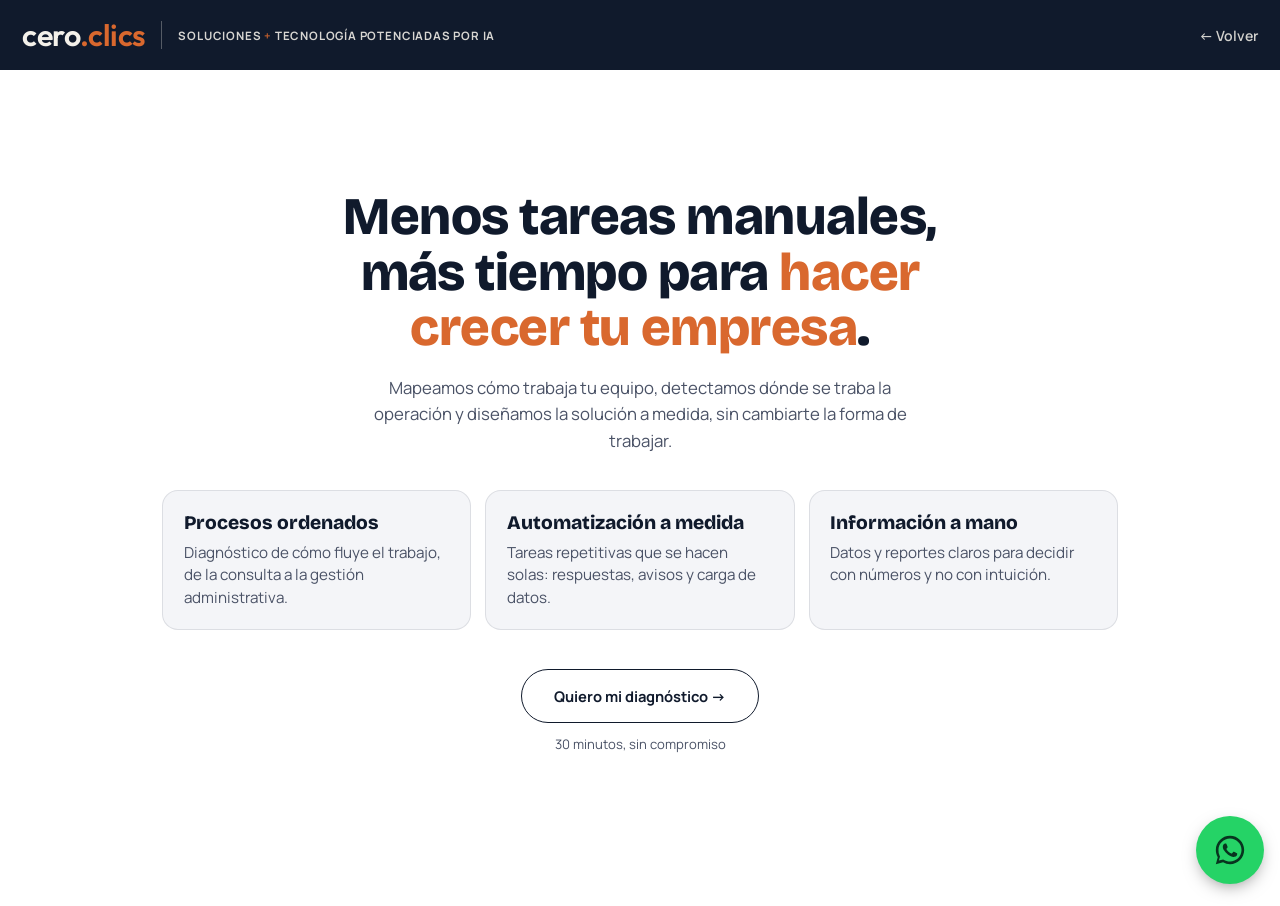
<file: pymes.html>
<!DOCTYPE html>
<html lang="es">
<head>
<meta charset="utf-8">
<meta name="viewport" content="width=device-width, initial-scale=1">
<title>cero.clics — Soluciones para pymes</title>
<meta name="description" content="Mapeamos cómo trabaja tu equipo, detectamos dónde se traba la operación y diseñamos la solución a medida. Soluciones personalizadas para pymes.">
<link rel="icon" type="image/png" href="assets/favicon.png">
<link rel="apple-touch-icon" href="assets/favicon.png">
<link rel="preconnect" href="https://fonts.googleapis.com">
<link rel="preconnect" href="https://fonts.gstatic.com" crossorigin>
<link href="https://fonts.googleapis.com/css2?family=Bricolage+Grotesque:opsz,wght@12..96,700;12..96,800&family=Outfit:wght@600&family=Manrope:wght@400;500;600;700&display=swap" rel="stylesheet">
<style>
  :root { --night:#101a2c; --ivory:#f4f1ea; --orange:#d9682e; --ink:#101a2c; --ink-soft:#4a5266; --line:rgba(16,26,44,.1); }
  * { box-sizing:border-box; }
  body { margin:0; background:#fff; color:var(--ink); font-family:'Manrope',system-ui,sans-serif; }
  h1,h2,h3,p { margin:0; }

  .topbar { background:var(--night); padding:1rem 1.4rem; display:flex; align-items:center; gap:16px; flex-wrap:wrap; }
  .logo { font-family:'Outfit',sans-serif; font-weight:600; font-size:1.9rem; letter-spacing:-.02em; line-height:1; text-decoration:none; white-space:nowrap; }
  .logo .a { color:var(--ivory); }
  .logo .b { color:var(--orange); }
  .sep { width:1px; height:28px; background:rgba(244,241,234,.3); }
  .tagline { font-weight:700; font-size:.72rem; letter-spacing:.07em; text-transform:uppercase; color:var(--ivory); opacity:.88; }
  .tagline i { font-style:normal; color:var(--orange); opacity:1; }
  .back { margin-left:auto; color:var(--ivory); opacity:.85; text-decoration:none; font-weight:600; font-size:.88rem; padding:.6rem 0; }
  .back:hover { opacity:1; text-decoration:underline; }
  @media (max-width:640px) { .sep { display:none; } .tagline { order:3; width:100%; } }

  .sheet { max-width:1000px; margin:0 auto; min-height:calc(100vh - 64px); padding:clamp(2rem,6vh,3.5rem) 1.4rem 5.5rem; display:flex; flex-direction:column; justify-content:center; text-align:center; }
  .headline { font-family:'Bricolage Grotesque',sans-serif; font-weight:800; font-size:clamp(2rem,5.4vw,3.3rem); line-height:1.05; letter-spacing:-.01em; max-width:18ch; margin:0 auto 1.2rem; }
  .headline em { font-style:normal; color:var(--orange); }
  .intro { font-size:1.05rem; line-height:1.6; color:var(--ink-soft); max-width:56ch; margin:0 auto 2.2rem; }

  .cards { display:grid; grid-template-columns:repeat(auto-fit,minmax(230px,1fr)); gap:14px; margin-bottom:2.4rem; text-align:left; }
  .card { background:#f4f5f8; border:1px solid var(--line); border-radius:16px; padding:1.2rem 1.3rem; }
  .card h2 { font-family:'Bricolage Grotesque',sans-serif; font-weight:800; font-size:1.2rem; margin-bottom:.5rem; }
  .card p { font-size:.95rem; line-height:1.5; color:var(--ink-soft); }

  .btn { display:inline-flex; align-items:center; padding:1rem 2rem; border-radius:99px; border:1.5px solid var(--ink); color:var(--ink); text-decoration:none; font-weight:700; font-size:.92rem; transition:background .25s, color .25s; }
  .btn:hover { background:var(--ink); color:#fff; }
  .note { font-size:.82rem; color:var(--ink-soft); margin-top:.8rem; }
  .back-top { position:fixed; right:16px; bottom:16px; z-index:600; width:68px; height:68px; border-radius:50%; display:grid; place-items:center; background:#25D366; border:none; color:#08341f; text-decoration:none; box-shadow:0 6px 18px -6px rgba(0,0,0,.5); }
  .back-top:hover { background:#1ebe5a; }
  .back-top svg { width:34px; height:34px; }
  @keyframes mkBounceGlowOrange { 0%,100% { transform:scale(1); box-shadow:0 0 0 rgba(217,104,46,0); } 50% { transform:scale(1.06); box-shadow:0 0 18px 4px rgba(217,104,46,.4); } }
  .btn.btn-highlight { animation:mkBounceGlowOrange 1.2s ease-in-out 3; }
  @media (prefers-reduced-motion: reduce) { .btn.btn-highlight { animation:none; } }
</style>
</head>
<body>

<div class="topbar">
  <a class="logo" href="/"><span class="a">cero</span><span class="b">.clics</span></a>
  <div class="sep"></div>
  <div class="tagline">Soluciones <i>+</i> Tecnología potenciadas por IA</div>
  <a class="back" href="/">← Volver</a>
</div>

<main class="sheet">
  <h1 class="headline">Menos tareas manuales, más tiempo para <em>hacer crecer tu empresa</em>.</h1>
  <p class="intro">Mapeamos cómo trabaja tu equipo, detectamos dónde se traba la operación y diseñamos la solución a medida, sin cambiarte la forma de trabajar.</p>

  <div class="cards">
    <div class="card"><h2>Procesos ordenados</h2><p>Diagnóstico de cómo fluye el trabajo, de la consulta a la gestión administrativa.</p></div>
    <div class="card"><h2>Automatización a medida</h2><p>Tareas repetitivas que se hacen solas: respuestas, avisos y carga de datos.</p></div>
    <div class="card"><h2>Información a mano</h2><p>Datos y reportes claros para decidir con números y no con intuición.</p></div>
  </div>

  <div>
    <a class="btn" href="https://wa.me/5491136826699?text=Hola%2C%20quiero%20pedir%20el%20diagn%C3%B3stico%20gratis%20para%20mi%20pyme." target="_blank" rel="noopener">Quiero mi diagnóstico →</a>
    <div class="note">30 minutos, sin compromiso</div>
  </div>
</main>

<a class="back-top" href="https://wa.me/5491136826699?text=Hola%2C%20quiero%20pedir%20el%20diagn%C3%B3stico%20gratis%20para%20mi%20pyme." target="_blank" rel="noopener" aria-label="Escribinos por WhatsApp" title="Escribinos por WhatsApp">
  <svg viewBox="0 0 24 24" fill="currentColor"><path d="M12 2C6.48 2 2 6.48 2 12c0 1.85.5 3.58 1.35 5.06L2 22l5.1-1.33A9.94 9.94 0 0 0 12 22c5.52 0 10-4.48 10-10S17.52 2 12 2Zm0 18.13c-1.66 0-3.2-.46-4.52-1.26l-.32-.19-3.02.79.81-2.95-.21-.3A8.11 8.11 0 0 1 3.87 12C3.87 7.53 7.53 3.87 12 3.87S20.13 7.53 20.13 12 16.47 20.13 12 20.13Zm4.52-6.06c-.25-.12-1.47-.72-1.7-.81-.23-.08-.39-.12-.56.12-.16.25-.64.81-.78.98-.14.16-.29.18-.53.06-.25-.12-1.05-.39-2-1.23-.74-.66-1.24-1.47-1.39-1.72-.14-.25-.02-.38.11-.5.11-.11.25-.29.37-.43.12-.14.16-.25.25-.41.08-.16.04-.31-.02-.43-.06-.12-.56-1.35-.77-1.85-.2-.48-.41-.42-.56-.42-.14-.01-.31-.01-.48-.01a.93.93 0 0 0-.67.31c-.23.25-.87.85-.87 2.08s.9 2.41 1.02 2.58c.12.16 1.77 2.7 4.29 3.79.6.26 1.07.41 1.43.53.6.19 1.15.16 1.58.1.48-.07 1.47-.6 1.68-1.18.21-.58.21-1.08.14-1.18-.06-.11-.23-.17-.48-.29Z"/></svg>
</a>
<script>
  (function(){
    var btns = document.querySelectorAll('.btn');
    if (!btns.length || !('IntersectionObserver' in window)) return;
    var active = new WeakSet();
    var io = new IntersectionObserver(function(entries){
      entries.forEach(function(entry){
        var el = entry.target;
        if (entry.isIntersecting && !active.has(el)) {
          active.add(el);
          el.classList.remove('btn-highlight');
          void el.offsetWidth;
          el.classList.add('btn-highlight');
          setTimeout(function(){ el.classList.remove('btn-highlight'); active.delete(el); }, 3700);
        }
      });
    }, { threshold: 0.6 });
    btns.forEach(function(el){ io.observe(el); });
  })();
</script>
</body>
</html>
</file>
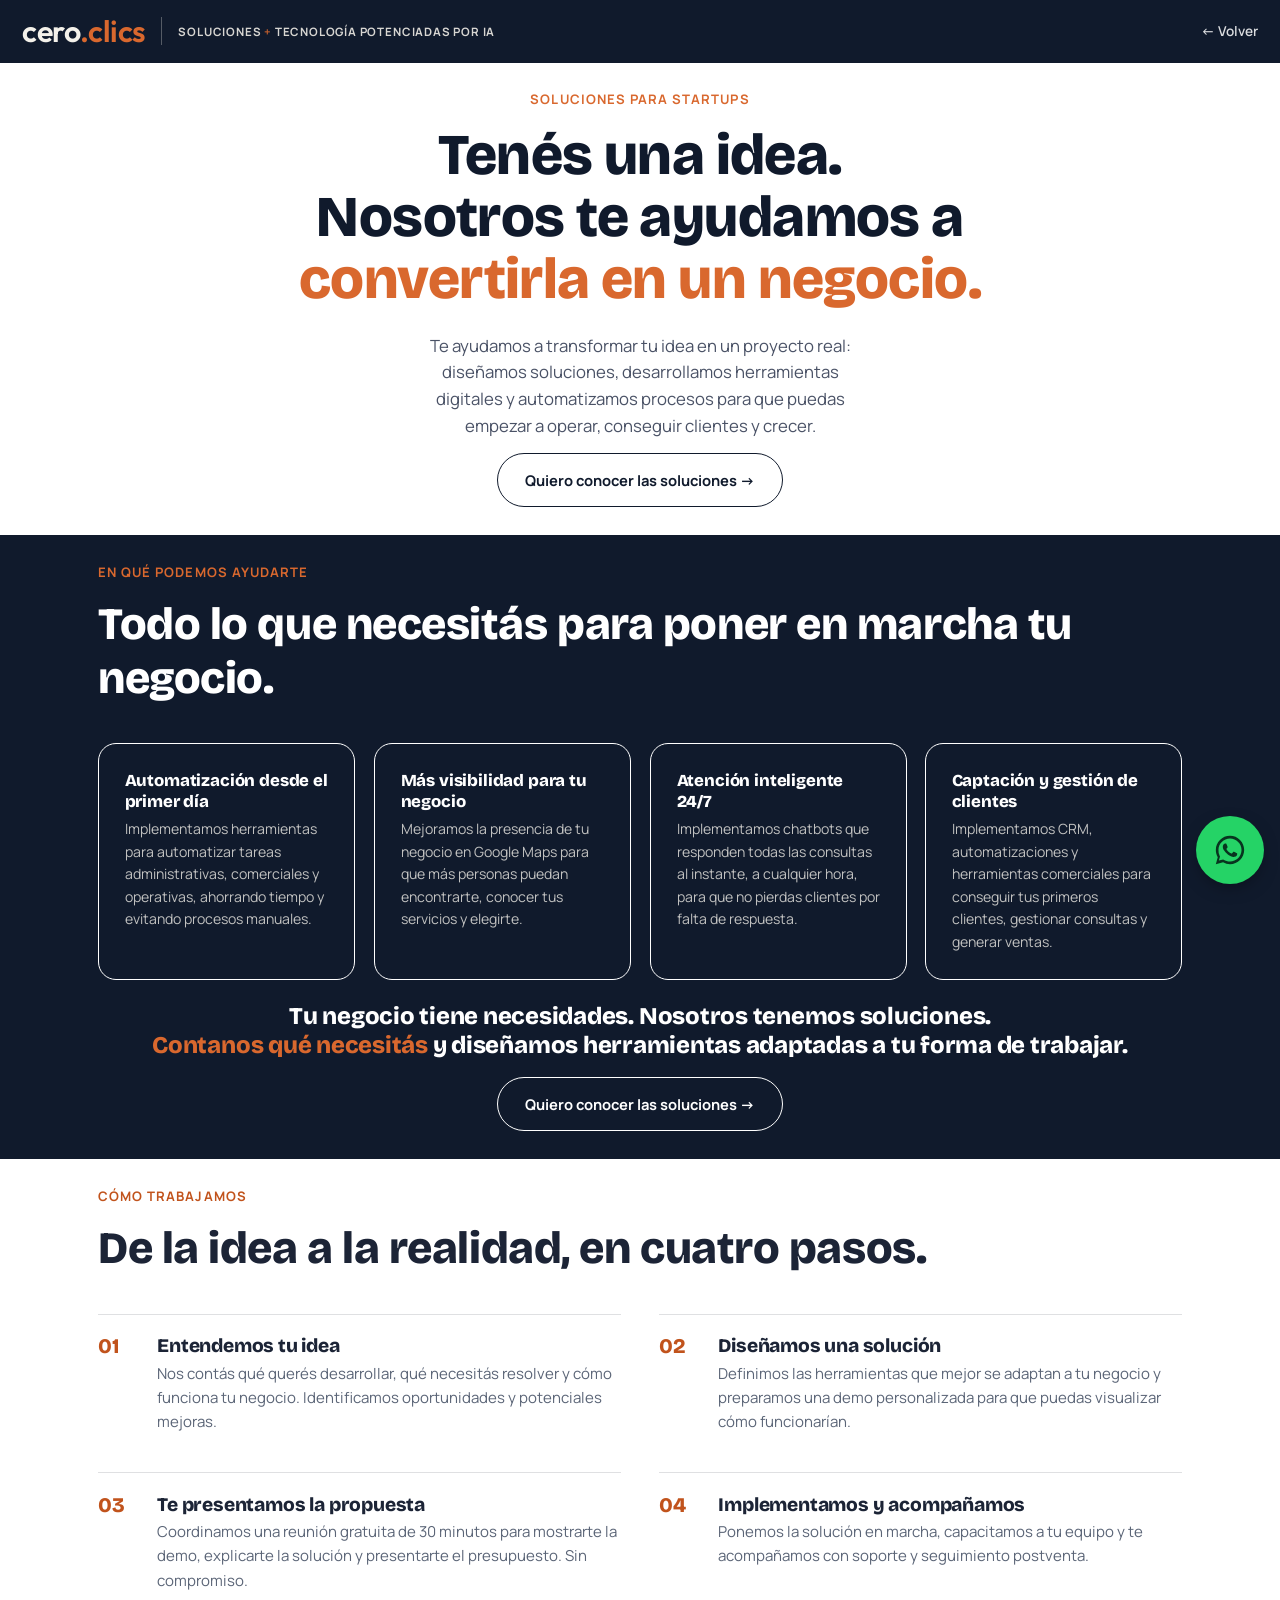
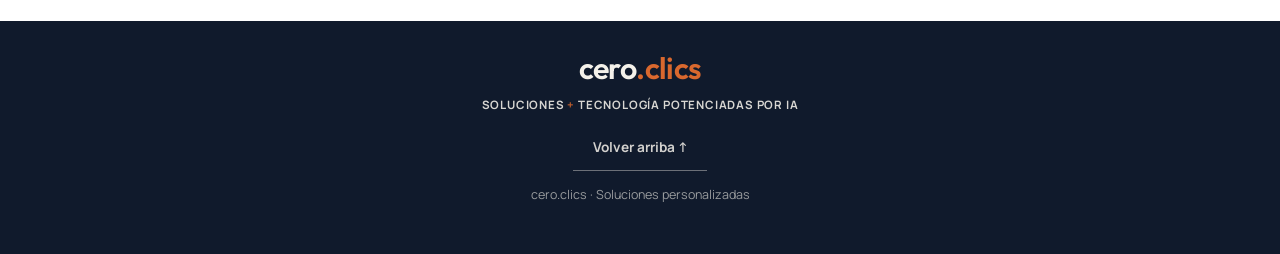
<file: startups.html>
<!DOCTYPE html>
<html lang="es">
<head>
<meta charset="utf-8">
<meta name="viewport" content="width=device-width, initial-scale=1">
<title>cero.clics — Soluciones para startups</title>
<meta name="description" content="Tenés una idea. Te ayudamos a convertirla en un negocio: diseñamos soluciones, desarrollamos herramientas digitales y automatizamos procesos para que puedas empezar a operar, conseguir clientes y crecer.">

<link rel="icon" type="image/png" href="assets/favicon.png">
<link rel="apple-touch-icon" href="assets/favicon.png">
<meta name="theme-color" content="#101a2c">

<meta property="og:type" content="website">
<meta property="og:site_name" content="cero.clics">
<meta property="og:title" content="cero.clics — Soluciones para startups">
<meta property="og:description" content="Tenés una idea. Te ayudamos a convertirla en un negocio: diseñamos soluciones, desarrollamos herramientas digitales y automatizamos procesos para que puedas empezar a operar, conseguir clientes y crecer.">
<meta property="og:image" content="assets/logo.jpg">

<link rel="preconnect" href="https://fonts.googleapis.com">
<link rel="preconnect" href="https://fonts.gstatic.com" crossorigin>
<link href="https://fonts.googleapis.com/css2?family=Bricolage+Grotesque:opsz,wght@12..96,500;12..96,600;12..96,700;12..96,800&family=Outfit:wght@600&family=Manrope:wght@400;500;600;700&display=swap" rel="stylesheet">
<link rel="stylesheet" href="motion.css">
<style>
  :root {
    --ink:#1c2436; --ink-soft:#5b6577; --clay:#c1531c; --clay-dark:#9c4216;
    --sand:#d9682e; --sand-light:#e8996b; --paper:#ffffff; --paper-deep:#e8e2d6; --night:#101a2c;
    --azul:#163a52; --azul-dark:#0f2a3c;
    --mk-primario:#c1531c; --mk-secundario:#d9682e; --mk-fondo:#101a2c; --mk-texto:#f4f1ea;
  }
  * { box-sizing:border-box; }
  html { scroll-behavior:smooth; }
  section[id] { scroll-margin-top:100px; }
  @media (prefers-reduced-motion: reduce) { html { scroll-behavior:auto; } }
  html, body { margin:0; padding:0; background:var(--paper); color:var(--ink); font-family:'Manrope',sans-serif; }
  h1,h2,h3,.display { font-family:'Bricolage Grotesque',sans-serif; font-weight:800; letter-spacing:-.01em; margin:0; }
  p { line-height:1.6; margin:0; }
  img { max-width:100%; display:block; }
  a { color:inherit; }
  section { position:relative; }

  /* ---------- Utilidades ---------- */
  .wrap { max-width:1180px; margin:0 auto; padding-left:clamp(1.2rem,5vw,3rem); padding-right:clamp(1.2rem,5vw,3rem); }
  .eyebrow { display:block; font-family:'Manrope',sans-serif; font-size:.82rem; font-weight:700; letter-spacing:.08em; text-transform:uppercase; color:var(--clay); margin-bottom:1rem; }
  .dark .eyebrow { color:var(--sand); }
  .pad { padding-top:clamp(4.5rem,10vw,8rem); padding-bottom:clamp(4.5rem,10vw,8rem); }
  .dark { background:var(--night); color:var(--paper); }
  .alt { background:#e4e8ee; }

  /* ---------- Botones ---------- */
  .btn { display:inline-flex; align-items:center; gap:.6rem; padding:1rem 1.7rem; border-radius:99px; text-decoration:none; font-weight:700; font-size:.92rem; transition:transform .3s cubic-bezier(.22,1,.36,1), background .25s, color .25s, border-color .25s, gap .25s; }
  .btn:hover { gap:.9rem; }
  .btn-solid { background:transparent; border:1.5px solid #fff; color:#fff; }
  .btn-solid:hover { background:#fff; border-color:#fff; color:var(--night); }
  .btn-outline-dark { border:1.5px solid var(--ink); color:var(--ink); }
  .btn-outline-dark:hover { background:var(--ink); color:var(--paper); }
  .btn-outline-light { border:1.5px solid color-mix(in srgb, #fff 55%, transparent); color:#fff; }
  .btn-outline-light:hover { border-color:#fff; background:#fff; color:var(--night); }
  .btn-sm { padding:.78rem 1.3rem; font-size:.85rem; }

  /* ---------- Header ---------- */
  .site-header { position:fixed; top:0; left:0; right:0; z-index:500; display:flex; align-items:center; justify-content:space-between; gap:1.6rem; padding:1rem 1.4rem; color:#fff; background:var(--night); transition:background .35s ease, padding .35s ease, border-color .35s ease; border-bottom:1px solid transparent; }
  .site-header.on { background:var(--night); padding:.65rem 1.4rem; border-color:transparent; }
  .site-header .brand { display:flex; flex-direction:column; align-items:flex-start; gap:.3rem; text-decoration:none; min-width:0; flex:0 1 auto; overflow:hidden; }
  .logo-badge { flex-shrink:0; height:96px; width:auto; border-radius:11px; box-shadow:0 6px 18px -8px rgba(0,0,0,.5); transition:height .3s ease; }
  .site-header.on .logo-badge { height:62px; }
  .brand-tag { font-size:.85rem; font-weight:700; letter-spacing:.05em; text-transform:uppercase; opacity:.85; white-space:nowrap; overflow:hidden; text-overflow:ellipsis; max-width:100%; transition:opacity .25s, max-height .25s; max-height:2em; }
  .site-header.on .brand-tag { opacity:0; max-height:0; }
  .site-header .right { flex-shrink:0; }
  @media (max-width:640px) { .brand-tag { display:none; } }
  .site-header .navlinks { display:flex; align-items:center; gap:1.6rem; flex-shrink:0; white-space:nowrap; }
  .site-header .navlinks a { text-decoration:none; color:inherit; font-size:.85rem; font-weight:600; opacity:.9; padding-bottom:.2rem; border-bottom:1.5px solid transparent; transition:opacity .2s, border-color .2s; }
  .site-header .navlinks a:hover { opacity:1; border-color:currentColor; }
  .site-header .right { display:flex; align-items:center; gap:1.4rem; }
  .site-header.on { color:#fff; }
  .menu-btn { display:none; background:none; border:0; padding:.65rem; margin:-.65rem 0; color:inherit; font:inherit; cursor:pointer; align-items:center; gap:.5rem; font-size:.8rem; font-weight:600; }
  .menu-btn .bars { display:flex; flex-direction:column; gap:4px; width:20px; }
  .menu-btn .bars span { display:block; height:1.5px; background:currentColor; }
  .hdr-cta { display:inline-flex; align-items:center; padding:.68rem 1.1rem; border-radius:99px; border:1.5px solid #fff; color:#fff; text-decoration:none; font-weight:700; font-size:.82rem; white-space:nowrap; transition:background .25s, color .25s; }
  .hdr-cta:hover { background:#fff; border-color:#fff; color:var(--night); }
  .cta-stack { display:flex; flex-direction:column; align-items:center; gap:.55rem; }
  .hdr-back { color:#fff; text-decoration:none; font-size:.85rem; font-weight:600; opacity:.85; transition:opacity .2s; }
  .hdr-back:hover { opacity:1; text-decoration:underline; }

  @media (max-width:1180px) { .site-header .navlinks { display:none; } }
  @media (max-width:400px) { .menu-btn .mtxt { display:none; } }

  /* ---------- Menú mobile ---------- */
  .mobile-menu { position:fixed; inset:0; z-index:700; background:var(--night); color:var(--paper); display:flex; flex-direction:column; justify-content:space-between; padding:1.3rem 1.4rem 2.4rem; transform:translateY(-100%); visibility:hidden; transition:transform .5s cubic-bezier(.76,0,.24,1), visibility 0s linear .5s; }
  .mobile-menu.open { transform:translateY(0); visibility:visible; transition:transform .5s cubic-bezier(.76,0,.24,1), visibility 0s; }
  @media (min-width:1181px) { .mobile-menu { display:none; } }
  .mobile-menu-top { display:flex; align-items:center; justify-content:space-between; }
  .menu-close { background:none; border:0; color:var(--paper); font-size:1.6rem; line-height:1; padding:.3rem; cursor:pointer; }
  .mobile-menu-links { display:flex; flex-direction:column; gap:.3rem; margin-top:2.5rem; }
  .mobile-menu-links a { text-decoration:none; color:var(--paper); font-family:'Bricolage Grotesque',sans-serif; font-weight:700; font-size:clamp(2.1rem,10vw,3rem); line-height:1.3; opacity:.95; }
  .mobile-menu-links a:hover { color:var(--sand); }
  .mobile-menu-cta { display:inline-flex; align-self:flex-start; margin-top:2rem; padding:1rem 1.7rem; border:1.5px solid var(--paper); border-radius:99px; color:var(--paper); text-decoration:none; font-weight:700; font-size:.9rem; transition:background .25s, color .25s; }
  .mobile-menu-cta:hover { background:var(--paper); border-color:var(--paper); color:var(--night); }
  body.menu-open { overflow:hidden; }

  /* ---------- HERO ---------- */
  .hero { min-height:100svh; display:flex; flex-direction:column; justify-content:center; position:relative; color:#fff; overflow:hidden; background:#101a2c; }
  .hero-content { position:relative; z-index:2; padding:clamp(6rem,10vw,3rem) clamp(1.5rem,5vw,3rem) clamp(3rem,7vw,4.5rem); }
  .hero h1 { font-size:clamp(2.5rem,7.6vw,5.1rem); line-height:1.03; margin:0; }
  .hero h1 .hline { display:block; }
  .hero .sub { font-family:'Bricolage Grotesque',sans-serif; font-weight:700; font-size:clamp(1.1rem,2.5vw,1.6rem); color:var(--sand); margin:1rem 0 1.4rem; max-width:30ch; }
  .hero .lead { max-width:54ch; color:color-mix(in srgb, #fff 78%, transparent); font-size:1.05rem; margin-bottom:2.2rem; }
  .hero-ctas { display:flex; gap:1rem; flex-wrap:wrap; align-items:center; }
  .hero-center .hero-content { text-align:center; }
  .hero-center .sub, .hero-center .lead { margin-left:auto; margin-right:auto; }
  .hero-center .hero-ctas { justify-content:center; }
  .hero-center .eyebrow { font-size:1.1rem; }
  .btn-whatsapp { display:inline-flex; align-items:center; gap:.55rem; background:#25D366; border-color:#25D366; color:#08341f; }
  .btn-whatsapp:hover { background:#1ebe5a; border-color:#1ebe5a; color:#08341f; }
  .scroll-cue { position:absolute; left:50%; bottom:1.6rem; transform:translateX(-50%); z-index:2; display:flex; flex-direction:column; align-items:center; gap:.5rem; color:#fff; opacity:.7; font-size:.75rem; }
  @media (max-width:700px), (max-height:700px) { .scroll-cue { display:none; } }
  .scroll-cue .line { width:1px; height:34px; background:linear-gradient(#fff, transparent); animation:scrollcue 1.8s ease-in-out infinite; }
  @keyframes scrollcue { 0%{ transform:scaleY(.3); transform-origin:top; } 50%{ transform:scaleY(1); transform-origin:top; } 51%{ transform-origin:bottom; } 100%{ transform:scaleY(.3); transform-origin:bottom; } }

  /* ---------- Manifiesto corto ---------- */
  .stack-lines { text-align:center; }
  .stack-lines .line { font-size:clamp(1.8rem,6.4vw,3.8rem); line-height:1.14; margin:0; font-family:'Bricolage Grotesque',sans-serif; font-weight:800; }
  .stack-lines .line + .line { margin-top:.1em; }
  .stack-lines .accent { color:var(--sand); }

  /* ---------- Quiénes somos: dos socios ---------- */
  .socios-head { max-width:60ch; margin-bottom:clamp(2.2rem,5vw,3.2rem); }
  .socios-head h2 { font-size:clamp(1.8rem,4.6vw,2.8rem); margin-top:.4rem; }
  .socios-grid { display:grid; grid-template-columns:1fr 1fr; gap:clamp(1.4rem,3vw,2rem); }
  .socio-card { background:#fff; border:1px solid color-mix(in srgb, var(--ink) 10%, transparent); border-radius:22px; padding:clamp(1.8rem,4vw,2.4rem); display:flex; flex-direction:column; gap:1.2rem; }
  .socio-card .quien { font-size:1.02rem; font-weight:800; font-family:'Bricolage Grotesque',sans-serif; }
  .socio-card .quien b { color:var(--clay); }
  .socio-card .rol { font-size:.85rem; color:var(--ink-soft); font-weight:700; text-transform:uppercase; letter-spacing:.05em; }
  .socio-card .bio { color:var(--ink-soft); font-size:.96rem; }
  .socio-card .quote { margin-top:auto; background:var(--night); color:#fff; border-radius:16px; padding:1.3rem 1.4rem; font-family:'Bricolage Grotesque',sans-serif; font-weight:700; font-size:1rem; line-height:1.42; }
  .socios-join { text-align:center; margin-top:clamp(1.8rem,4vw,2.6rem); font-family:'Bricolage Grotesque',sans-serif; font-weight:700; font-size:clamp(1.1rem,2.6vw,1.4rem); color:var(--ink); }
  .socios-join span { color:var(--clay); }
  @media (max-width:820px) { .socios-grid { grid-template-columns:1fr; } }

  /* ---------- Marquee divisor ---------- */
  .divider-marquee { padding:1.6rem 0; border-top:1px solid color-mix(in srgb, var(--ink) 12%, transparent); border-bottom:1px solid color-mix(in srgb, var(--ink) 12%, transparent); }
  .divider-marquee .mk-marquee-track span { font-family:'Bricolage Grotesque',sans-serif; font-size:clamp(1rem,2.4vw,1.3rem); font-weight:700; color:var(--ink-soft); }
  .divider-marquee .mk-marquee-track span.sep { color:var(--clay); margin:0 1.6rem; }

  /* ---------- Comparativa Hoy / Con CeroClics ---------- */
  .comp-head { text-align:center; max-width:44ch; margin:0 auto clamp(2.4rem,6vw,3.4rem); }
  .comp-head h2 { font-size:clamp(1.9rem,5vw,3rem); margin-top:.4rem; }
  .comp-grid { display:grid; grid-template-columns:1fr 1fr; gap:0; border-radius:24px; overflow:hidden; }
  .comp-col { padding:clamp(2rem,4.5vw,2.8rem); }
  .comp-col.hoy { background:color-mix(in srgb, var(--paper) 6%, var(--night)); color:color-mix(in srgb, #fff 55%, transparent); }
  .comp-col.con { background:var(--clay); color:#fff; }
  .comp-tag { display:inline-flex; align-items:center; gap:.5rem; font-size:.8rem; font-weight:700; letter-spacing:.06em; text-transform:uppercase; margin-bottom:1.1rem; }
  .comp-col.hoy .comp-tag::before { content:"✕"; color:color-mix(in srgb, #fff 45%, transparent); }
  .comp-col.con .comp-tag::before { content:"✓"; }
  .comp-col p.txt { font-family:'Bricolage Grotesque',sans-serif; font-weight:600; font-size:clamp(1.05rem,2vw,1.28rem); line-height:1.48; }
  .comp-col.hoy p.txt { color:color-mix(in srgb, #fff 82%, transparent); }
  @media (max-width:760px) { .comp-grid { grid-template-columns:1fr; } }

  /* ---------- Escenario full-bleed ---------- */
  .stage { position:relative; min-height:70vh; display:flex; align-items:center; color:#fff; overflow:hidden; background:var(--night); }
  .stage-content { position:relative; z-index:2; padding:clamp(3rem,6vw,4rem); width:100%; text-align:center; }
  .stage-content h2 { font-size:clamp(2rem,6.5vw,4rem); line-height:1.05; margin:0 auto 1.2rem; max-width:18ch; }
  .stage-content p { max-width:50ch; margin:0 auto 1.8rem; color:color-mix(in srgb, #fff 85%, transparent); font-size:1.05rem; }
  .stage-ctas { display:flex; gap:1rem; justify-content:center; flex-wrap:wrap; }

  /* ---------- Proceso ---------- */
  .proceso-grid { display:grid; grid-template-columns:repeat(2,1fr); gap:clamp(1.5rem,3vw,2.5rem); }
  .proceso-item { display:flex; gap:1.1rem; align-items:flex-start; padding-top:1.2rem; border-top:1px solid color-mix(in srgb, var(--ink) 14%, transparent); }
  .proceso-num { font-family:'Bricolage Grotesque',sans-serif; font-weight:800; color:var(--clay); font-size:1.3rem; flex-shrink:0; width:2.6rem; }
  .proceso-item h3 { font-size:1.2rem; margin-bottom:.3rem; }
  .proceso-item p { font-size:.94rem; color:var(--ink-soft); }
  @media (max-width:700px) { .proceso-grid { grid-template-columns:1fr; } }

  /* ---------- Servicios ---------- */
  .servicios-grid { display:grid; grid-template-columns:repeat(4,1fr); gap:1.2rem; }
  .servicios-note { text-align:center; margin-top:1.8rem; font-size:24px; font-weight:800; letter-spacing:-.01em; font-family:'Bricolage Grotesque',sans-serif; color:var(--ink); }
  @keyframes notePulse { 0%,100% { transform:scale(1); } 50% { transform:scale(1.04); } }
  .servicios-note { animation:none; transform:none; }
  section.pad { padding-top:1.75rem; padding-bottom:1.75rem; }
  #hero.cta-final { padding-bottom:1.75rem; }
  #hero.cta-final p { margin-bottom:.8rem; }
  #hero.cta-final h2.hero-title { max-width:none; font-size:clamp(1.55rem,5vw,3.6rem); }
  #hero.cta-final h2.hero-title em { font-style:normal; color:var(--orange,#d9682e); }
  .servicios-cta { text-align:center; margin-top:2.2rem; }
  #servicios .btn-solid { border-color:var(--night); color:var(--night); }
  #servicios .btn-solid:hover { background:var(--night); color:#fff; }
  #servicios .btn-highlight { animation-name:mkBounceGlowOrange; }
  .servicios-note .accent { color:var(--sand); }
  .servicios-note { color:var(--night); line-height:1.2; margin-top:1.4rem; }
  .servicios-note .note-sub { display:block; margin-top:0; color:var(--night); }
  .servicios-note .o { color:#d9682e; }
  .servicios-note + .servicios-cta { margin-top:1.1rem; }
  .svc-card { background:var(--paper); border:1px solid color-mix(in srgb, var(--ink) 10%, transparent); border-radius:18px; padding:clamp(1.3rem,2.5vw,1.6rem); transition:box-shadow .3s; }
  .svc-card:hover { box-shadow:0 20px 44px -22px color-mix(in srgb, var(--clay) 40%, transparent); }
  .svc-card h3 { font-size:1.05rem; margin-bottom:.4rem; }
  .svc-card p { font-size:.88rem; color:var(--ink-soft); }
  @media (max-width:900px) { .servicios-grid { grid-template-columns:1fr 1fr; } }
  @media (max-width:560px) { .servicios-grid { grid-template-columns:1fr; } }

  /* ---------- Banner otros rubros ---------- */
  .web-banner { background:var(--night); color:#fff; padding:clamp(1.7rem,4vw,2.3rem) 0; }
  .web-banner-inner { display:flex; align-items:center; justify-content:space-between; gap:1.5rem; flex-wrap:wrap; }
  .web-banner-inner p { font-family:'Bricolage Grotesque',sans-serif; font-weight:700; font-size:clamp(1.05rem,2.4vw,1.35rem); max-width:48ch; margin:0; }
  .web-banner-inner p strong { color:var(--sand); }
  .web-banner .btn { flex-shrink:0; }

  /* ---------- Diagnóstico gratis (badge-line) ---------- */
  .diag-row { display:grid; grid-template-columns:1.3fr .7fr; gap:clamp(2rem,6vw,4rem); align-items:start; }
  .diag-row h2 { font-size:clamp(1.8rem,4.6vw,2.9rem); margin:0 0 .8rem; line-height:1.12; }
  .diag-row p { color:var(--ink-soft); max-width:44ch; }
  .badge-line { display:flex; align-items:flex-start; gap:1rem; padding-top:1.1rem; border-top:1px solid color-mix(in srgb, var(--ink) 15%, transparent); font-size:.9rem; color:var(--ink-soft); }
  .badge-line .num { font-family:'Bricolage Grotesque',sans-serif; font-weight:800; color:var(--ink); font-size:2.4rem; line-height:1; flex-shrink:0; }
  .badge-line strong { color:var(--ink); display:block; font-family:'Bricolage Grotesque',sans-serif; font-weight:700; font-size:1rem; }
  @media (max-width:760px) { .diag-row { grid-template-columns:1fr; } }

  /* ---------- FAQ ---------- */
  .faq-list { display:flex; flex-direction:column; gap:0; max-width:760px; }
  .faq-item { border-bottom:1px solid color-mix(in srgb, var(--ink) 14%, transparent); padding:1.4rem 0; }
  .faq-item summary { cursor:pointer; font-family:'Bricolage Grotesque',sans-serif; font-weight:700; font-size:1.08rem; list-style:none; display:flex; justify-content:space-between; align-items:center; gap:1rem; }
  .faq-item summary::-webkit-details-marker { display:none; }
  .faq-item summary .plus { flex-shrink:0; font-size:1.4rem; font-weight:400; color:var(--clay); transition:transform .25s; }
  .faq-item[open] summary .plus { transform:rotate(45deg); }
  .faq-item p { margin-top:.9rem; color:var(--ink-soft); font-size:.95rem; max-width:64ch; }

  /* ---------- CTA final ---------- */
  .cta-final { text-align:center; }
  #hero.cta-final { padding-top:168px; text-align:center; }
  #hero.cta-final .row { justify-content:center; }
  #hero.cta-final h2, #hero.cta-final p { margin-left:auto; margin-right:auto; }
  #hero.cta-final .wrap { max-width:1180px; margin-left:auto; margin-right:auto; }
  .cta-final h2 { font-size:clamp(2.1rem,7vw,4.2rem); line-height:1.08; margin:0 auto 1.4rem; max-width:18ch; }
  .cta-final p { max-width:44ch; margin:0 auto 2.2rem; color:color-mix(in srgb, var(--paper) 85%, transparent); font-size:1.05rem; }
  .cta-final .row { display:flex; gap:1rem; justify-content:center; flex-wrap:wrap; }
  .cta-final .sub { font-family:'Bricolage Grotesque',sans-serif; font-weight:700; font-size:clamp(1.1rem,2.5vw,1.6rem); color:var(--sand); margin:1rem 0 1.4rem; max-width:30ch; }
  .cta-final .znote { margin-top:1.8rem; font-size:.85rem; color:color-mix(in srgb, var(--paper) 60%, transparent); }

  /* ---------- Footer ---------- */
  footer.close { background:var(--paper); padding:clamp(3rem,8vw,5rem) 1.4rem 6.5rem; }
  footer.close .fwrap { max-width:900px; margin:0 auto; text-align:center; }
  footer.close .fname { font-family:'Bricolage Grotesque',sans-serif; font-weight:800; font-size:clamp(1.5rem,4vw,2.1rem); margin-bottom:2.2rem; }
  footer.close .fclaim { color:var(--ink-soft); margin:.8rem 0 2.4rem; font-size:.92rem; line-height:1.7; }
  .footer-people { display:grid; grid-template-columns:1fr 1fr; gap:1.4rem; text-align:left; margin-bottom:2.4rem; }
  .footer-person { border:1px solid color-mix(in srgb, var(--ink) 12%, transparent); border-radius:16px; padding:1.3rem 1.4rem; }
  .footer-person .fp-name { font-family:'Bricolage Grotesque',sans-serif; font-weight:800; font-size:1.05rem; margin-bottom:.7rem; }
  .footer-person .fp-links { display:flex; flex-direction:column; gap:.55rem; font-size:.88rem; font-weight:700; }
  .footer-person .fp-links a { display:inline-flex; align-items:center; gap:.55rem; text-decoration:none; color:var(--ink-soft); border-bottom:1.5px solid transparent; width:fit-content; }
  .footer-person .fp-links a svg { width:16px; height:16px; flex-shrink:0; color:var(--clay); }
  .footer-person .fp-links a:hover { color:var(--ink); border-color:var(--clay); }
  @media (max-width:560px) { .footer-people { grid-template-columns:1fr; } }
  footer.close .fback { display:inline-block; font-size:.85rem; font-weight:700; color:var(--ink-soft); text-decoration:none; border-bottom:1.5px solid color-mix(in srgb, var(--ink-soft) 45%, transparent); padding:.9rem 1.2rem; margin:-.9rem -1.2rem 1.3rem; }
  footer.close .fback:hover { color:var(--ink); border-color:var(--ink); }
  footer.close .fend { font-size:.78rem; color:color-mix(in srgb, var(--ink-soft) 70%, transparent); }
  footer.close { background:var(--night); }
  footer.close { padding:2rem 1.4rem 3.2rem; }
  footer.close .fback { margin-bottom:.9rem; }
  footer.close .fbrand { margin-bottom:1.4rem !important; }
  footer.close .fbrand { flex-direction:column; justify-content:center; align-items:center; gap:.9rem; margin-bottom:2.2rem; }
  footer.close .fbrand .vsep { display:none; }
  footer.close .fbrand .tg2 { width:auto; }
  footer.close .fback { color:rgba(244,241,234,.85); border-color:rgba(244,241,234,.4); }
  footer.close .fback:hover { color:#fff; border-color:#fff; }
  footer.close .fend { color:rgba(244,241,234,.6); }

  /* ---------- Volver arriba ---------- */
  .back-top { position:fixed; right:16px; bottom:16px; z-index:600; width:68px; height:68px; border-radius:50%; display:grid; place-items:center; background:#25D366; border:none; color:#08341f; text-decoration:none; box-shadow:0 6px 18px -6px rgba(0,0,0,.5); }
  .back-top:hover { background:#1ebe5a; }
  .back-top svg { width:34px; height:34px; }

  /* ---------- Resaltar "Quiero mi diagnóstico" al entrar en pantalla ---------- */
  .btn-highlight { animation:mkBounceGlow 1.2s ease-in-out 3; }
  @keyframes mkBounceGlow {
    0%, 100% { transform:scale(1); box-shadow:0 0 0 rgba(255,255,255,0); }
    50% { transform:scale(1.06); box-shadow:0 0 18px 4px rgba(255,255,255,.55); }
  }
  @media (prefers-reduced-motion: reduce) { .btn-highlight { animation:none; } }
  /* ---------- Header en celulares: logo sin deformar + CTA corto ---------- */
  .cta-short { display:none; }
  @media (max-width:640px) {
    .site-header { gap:.8rem; padding:.8rem 1rem; }
    .site-header.on { padding:.55rem 1rem; }
    .site-header .right { gap:.6rem; }
    .site-header .brand { flex:0 0 auto; }
    .logo-badge { height:44px; width:auto; max-width:none; border-radius:8px; }
    .site-header.on .logo-badge { height:36px; }
    .cta-long { display:none; }
    .cta-short { display:inline; }
    .hdr-cta { padding:.6rem .95rem; }
    #hero.cta-final { padding-top:112px; }
    #hero.cta-final .wrap { padding-left:1rem; padding-right:1rem; }
  }
  @media (max-width:360px) {
    .site-header, .site-header.on { padding-left:.8rem; padding-right:.8rem; }
    .logo-badge { height:34px; }
    .site-header.on .logo-badge { height:30px; }
    .hdr-cta { font-size:.75rem; padding:.5rem .75rem; }
    #hero.cta-final .wrap { padding-left:.8rem; padding-right:.8rem; }
  }
  /* ---------- Nuevo encabezado (logo + frase) y portada blanca ---------- */
  .brand2 { display:flex; align-items:center; gap:16px; flex-wrap:wrap; min-width:0; }
  .wm { font-family:'Outfit',sans-serif; font-weight:600; font-size:1.9rem; letter-spacing:-.02em; line-height:1; text-decoration:none; white-space:nowrap; }
  .wm .a { color:#f4f1ea; }
  .wm .b { color:#d9682e; }
  .vsep { width:1px; height:28px; background:rgba(244,241,234,.3); }
  .tg2 { font-weight:700; font-size:.72rem; letter-spacing:.07em; text-transform:uppercase; color:#f4f1ea; opacity:.88; }
  .tg2 i { font-style:normal; color:#d9682e; opacity:1; }
  .site-header.on { padding:.75rem 1.4rem; }
  @media (max-width:640px) { .vsep { display:none; } .tg2 { width:100%; font-size:.62rem; } }

  #hero.cta-final { background:#fff; color:var(--night); }
  @media (min-width:641px) { #hero.cta-final { padding-top:5.6rem; } }
  #hero.cta-final h2 { color:var(--night); }
  #hero.cta-final p { color:#4a5266; }
  #hero.cta-final .sub { color:#d9682e; }
  #hero.cta-final .btn-solid { border-color:var(--night); color:var(--night); }
  #hero.cta-final .btn-solid:hover { background:var(--night); color:#fff; }
  @keyframes mkBounceGlowOrange { 0%,100% { transform:scale(1); box-shadow:0 0 0 rgba(217,104,46,0); } 50% { transform:scale(1.06); box-shadow:0 0 18px 4px rgba(217,104,46,.4); } }
  #hero.cta-final .btn-highlight { animation-name:mkBounceGlowOrange; }
  #hero.cta-final .wrap > p:last-child { margin-bottom:0; }
  /* ---------- Sección "En qué podemos ayudarte" en azul ---------- */
  #servicios { background:var(--night); }
  #servicios h2 { color:#fff; }
  #servicios .eyebrow { color:#d9682e; }
  #servicios .svc-card { background:var(--night); border:1.5px solid #fff; }
  #servicios .svc-card h3 { color:#fff; }
  #servicios .svc-card p { color:rgba(244,241,234,.78); }
  #servicios .svc-card:hover { box-shadow:0 20px 44px -22px rgba(255,255,255,.35); }
  #servicios .servicios-note, #servicios .servicios-note .note-sub { color:#fff; }
  #servicios .servicios-note .o { color:#d9682e; }
  #servicios .btn-solid { border-color:#fff; color:#fff; }
  #servicios .btn-solid:hover { background:#fff; color:var(--night); }
</style>
</head>
<body>

<span id="top"></span>

<header class="site-header" id="siteHeader">
  <div class="brand2"><a class="wm" href="/"><span class="a">cero</span><span class="b">.clics</span></a><span class="vsep"></span><span class="tg2">Soluciones <i>+</i> Tecnología potenciadas por IA</span></div>
  <div class="right">
    <div class="cta-stack">
      <a class="hdr-back" href="/">← Volver</a>
    </div>
  </div>
</header>

<!-- ============ CTA FINAL (movida arriba) ============ -->
<section class="pad dark cta-final" id="hero">
  <div class="wrap">
    <span class="eyebrow mk-reveal" style="display:block;text-align:center;margin-bottom:1rem">Soluciones para startups</span>
    <h2 class="mk-reveal hero-title">Tenés una idea.<br>Nosotros te ayudamos a<br><em>convertirla en un negocio.</em></h2>
    <p class="mk-reveal">Te ayudamos a transformar tu idea en un proyecto real: diseñamos soluciones, desarrollamos herramientas digitales y automatizamos procesos para que puedas empezar a operar, conseguir clientes y crecer.</p>
    <div class="row mk-reveal">
      <a class="btn btn-solid" href="https://wa.me/5491136826699?text=Hola%2C%20quiero%20conocer%20las%20soluciones%20para%20mi%20startup." target="_blank" rel="noopener">Quiero conocer las soluciones →</a>
    </div>
  </div>
</section>

<!-- ============ SERVICIOS ============ -->
<section class="pad alt" id="servicios">
  <div class="wrap">
    <span class="eyebrow mk-reveal">En qué podemos ayudarte</span>
    <h2 class="mk-reveal" style="font-size:clamp(1.8rem,4.6vw,2.8rem); margin-bottom:2.4rem">Todo lo que necesitás para poner en marcha tu negocio.</h2>
    <div class="servicios-grid">
      <div class="svc-card mk-card mk-reveal"><h3>Automatización desde el primer día</h3><p>Implementamos herramientas para automatizar tareas administrativas, comerciales y operativas, ahorrando tiempo y evitando procesos manuales.</p></div>
      <div class="svc-card mk-card mk-reveal" style="transition-delay:.05s"><h3>Más visibilidad para tu negocio</h3><p>Mejoramos la presencia de tu negocio en Google Maps para que más personas puedan encontrarte, conocer tus servicios y elegirte.</p></div>
      <div class="svc-card mk-card mk-reveal" style="transition-delay:.1s"><h3>Atención inteligente 24/7</h3><p>Implementamos chatbots que responden todas las consultas al instante, a cualquier hora, para que no pierdas clientes por falta de respuesta.</p></div>
      <div class="svc-card mk-card mk-reveal" style="transition-delay:.15s"><h3>Captación y gestión de clientes</h3><p>Implementamos CRM, automatizaciones y herramientas comerciales para conseguir tus primeros clientes, gestionar consultas y generar ventas.</p></div>
    </div>
    <p class="servicios-note">Tu negocio tiene necesidades. Nosotros tenemos soluciones.<span class="note-sub"><span class="o">Contanos qué necesitás</span> y diseñamos herramientas adaptadas a tu forma de trabajar.</span></p>
    <div class="servicios-cta mk-reveal">
      <a class="btn btn-solid" href="https://wa.me/5491136826699?text=Hola%2C%20quiero%20conocer%20las%20soluciones%20para%20mi%20startup." target="_blank" rel="noopener">Quiero conocer las soluciones →</a>
    </div>
  </div>
</section>

<!-- ============ CÓMO TRABAJAMOS ============ -->
<section class="pad" id="proceso">
  <div class="wrap">
    <span class="eyebrow mk-reveal">Cómo trabajamos</span>
    <h2 class="mk-reveal" style="font-size:clamp(1.8rem,4.6vw,2.8rem); margin-bottom:2.4rem">De la idea a la realidad, en cuatro pasos.</h2>
    <div class="proceso-grid">
      <div class="proceso-item mk-reveal"><span class="proceso-num">01</span><div><h3>Entendemos tu idea</h3><p>Nos contás qué querés desarrollar, qué necesitás resolver y cómo funciona tu negocio. Identificamos oportunidades y potenciales mejoras.</p></div></div>
      <div class="proceso-item mk-reveal"><span class="proceso-num">02</span><div><h3>Diseñamos una solución</h3><p>Definimos las herramientas que mejor se adaptan a tu negocio y preparamos una demo personalizada para que puedas visualizar cómo funcionarían.</p></div></div>
      <div class="proceso-item mk-reveal"><span class="proceso-num">03</span><div><h3>Te presentamos la propuesta</h3><p>Coordinamos una reunión gratuita de 30 minutos para mostrarte la demo, explicarte la solución y presentarte el presupuesto. Sin compromiso.</p></div></div>
      <div class="proceso-item mk-reveal"><span class="proceso-num">04</span><div><h3>Implementamos y acompañamos</h3><p>Ponemos la solución en marcha, capacitamos a tu equipo y te acompañamos con soporte y seguimiento postventa.</p></div></div>
    </div>
  </div>
</section>

<!-- ============ FOOTER ============ -->
<footer class="close">
  <div class="fwrap">
    <div class="brand2 fbrand"><a class="wm" href="/"><span class="a">cero</span><span class="b">.clics</span></a><span class="vsep"></span><span class="tg2">Soluciones <i>+</i> Tecnología potenciadas por IA</span></div>
    <a class="fback" href="#top">Volver arriba ↑</a>
    <div class="fend">cero.clics · Soluciones personalizadas</div>
  </div>
</footer>

<a class="back-top" href="https://wa.me/5491136826699?text=Hola%2C%20quiero%20conocer%20las%20soluciones%20para%20mi%20startup." target="_blank" rel="noopener" aria-label="Escribinos por WhatsApp" title="Escribinos por WhatsApp">
  <svg viewBox="0 0 24 24" fill="currentColor"><path d="M12 2C6.48 2 2 6.48 2 12c0 1.85.5 3.58 1.35 5.06L2 22l5.1-1.33A9.94 9.94 0 0 0 12 22c5.52 0 10-4.48 10-10S17.52 2 12 2Zm0 18.13c-1.66 0-3.2-.46-4.52-1.26l-.32-.19-3.02.79.81-2.95-.21-.3A8.11 8.11 0 0 1 3.87 12C3.87 7.53 7.53 3.87 12 3.87S20.13 7.53 20.13 12 16.47 20.13 12 20.13Zm4.52-6.06c-.25-.12-1.47-.72-1.7-.81-.23-.08-.39-.12-.56.12-.16.25-.64.81-.78.98-.14.16-.29.18-.53.06-.25-.12-1.05-.39-2-1.23-.74-.66-1.24-1.47-1.39-1.72-.14-.25-.02-.38.11-.5.11-.11.25-.29.37-.43.12-.14.16-.25.25-.41.08-.16.04-.31-.02-.43-.06-.12-.56-1.35-.77-1.85-.2-.48-.41-.42-.56-.42-.14-.01-.31-.01-.48-.01a.93.93 0 0 0-.67.31c-.23.25-.87.85-.87 2.08s.9 2.41 1.02 2.58c.12.16 1.77 2.7 4.29 3.79.6.26 1.07.41 1.43.53.6.19 1.15.16 1.58.1.48-.07 1.47-.6 1.68-1.18.21-.58.21-1.08.14-1.18-.06-.11-.23-.17-.48-.29Z"/></svg>
</a>

<script src="motion.js"></script>
<script>
  (function(){
    var h = document.getElementById('siteHeader');
    var hero = document.getElementById('hero');
    if (!h || !hero) return;
    var hdrCta = h.querySelector('.hdr-cta');
    var pulsed = false;
    var onScroll = function(){
      var past = window.scrollY > (hero.offsetHeight * 0.7);
      h.classList.toggle('on', past);
      if (past && !pulsed && hdrCta) {
        pulsed = true;
        hdrCta.classList.remove('btn-highlight');
        void hdrCta.offsetWidth;
        hdrCta.classList.add('btn-highlight');
        setTimeout(function(){ hdrCta.classList.remove('btn-highlight'); }, 3700);
      }
    };
    addEventListener('scroll', onScroll, { passive:true });
    onScroll();
  })();

  (function(){
    var btn = document.getElementById('menuBtn');
    var close = document.getElementById('menuClose');
    var menu = document.getElementById('mobileMenu');
    if (!btn || !menu) return;
    var open = function(){ menu.classList.add('open'); document.body.classList.add('menu-open'); btn.setAttribute('aria-expanded','true'); };
    var shut = function(){ menu.classList.remove('open'); document.body.classList.remove('menu-open'); btn.setAttribute('aria-expanded','false'); };
    btn.addEventListener('click', open);
    close.addEventListener('click', shut);
    menu.querySelectorAll('a').forEach(function(a){ a.addEventListener('click', shut); });
  })();

  (function(){
    var btns = document.querySelectorAll('.btn-solid');
    if (!btns.length || !('IntersectionObserver' in window)) return;
    var active = new WeakSet();
    var io = new IntersectionObserver(function(entries){
      entries.forEach(function(entry){
        var el = entry.target;
        if (entry.isIntersecting && !active.has(el)) {
          active.add(el);
          el.classList.remove('btn-highlight');
          void el.offsetWidth;
          el.classList.add('btn-highlight');
          setTimeout(function(){ el.classList.remove('btn-highlight'); active.delete(el); }, 3700);
        }
      });
    }, { threshold: 0.6 });
    btns.forEach(function(el){ io.observe(el); });
  })();

  (function(){
    var link = document.querySelector('.fback');
    if (!link) return;
    link.addEventListener('click', function(e){
      e.preventDefault();
      window.scrollTo({ top: 0, left: 0, behavior: 'smooth' });
    });
  })();
</script>
</body>
</html>
</file>
<file: motion.css>
/* ============================================================
   MOTION KIT v2 · Cazador de Webs
   Patrones de animación nivel agencia premium. Vanilla, sin
   dependencias. Colores del cliente como variables:
   :root { --mk-primario:#...; --mk-secundario:#...; --mk-fondo:#...; --mk-texto:#...; }
   ============================================================ */

/* --- INTRO: cortina con el logo del cliente ------------------ */
/* HTML: <div class="mk-intro"><img src="logo" alt=""></div> (primer hijo del body) */
.mk-intro { position: fixed; inset: 0; z-index: 9999; display: grid; place-items: center; background: var(--mk-fondo); animation: mkCurtain 1s cubic-bezier(.76,0,.24,1) 1.6s forwards; }
.mk-intro img { max-width: min(42vw, 260px); max-height: 30vh; opacity: 0; animation: mkLogoIn 1.1s cubic-bezier(.22,1,.36,1) .15s forwards; }
@keyframes mkLogoIn { from { opacity: 0; transform: scale(.86); filter: blur(8px); } to { opacity: 1; transform: scale(1); filter: none; } }
@keyframes mkCurtain { to { transform: translateY(-100%); } }

/* --- BARRA DE PROGRESO de scroll (motion.js la crea) --------- */
.mk-progress { position: fixed; top: 0; left: 0; height: 3px; width: 100%; z-index: 9998; background: #163a52; transform-origin: 0 50%; transform: scaleX(0); }

/* --- HERO: entrada escalonada -------------------------------- */
.mk-hero > * { opacity: 0; animation: mkRise .9s cubic-bezier(.22,1,.36,1) forwards; }
.mk-hero > *:nth-child(1) { animation-delay: 2.1s; }
.mk-hero > *:nth-child(2) { animation-delay: 2.25s; }
.mk-hero > *:nth-child(3) { animation-delay: 2.4s; }
.mk-hero > *:nth-child(4) { animation-delay: 2.55s; }
@keyframes mkRise { from { opacity: 0; transform: translateY(28px); } to { opacity: 1; transform: none; } }
/* Si no hay .mk-intro en la página, usa .mk-hero--solo (sin espera) */
.mk-hero--solo > *:nth-child(1) { animation-delay: .1s; } .mk-hero--solo > *:nth-child(2) { animation-delay: .25s; }
.mk-hero--solo > *:nth-child(3) { animation-delay: .4s; } .mk-hero--solo > *:nth-child(4) { animation-delay: .55s; }

/* --- SPLIT-TEXT: titular palabra a palabra (motion.js trocea) - */
/* HTML: <h1 class="mk-split">Tu titular aquí</h1> */
.mk-split .mk-w { display: inline-block; overflow: hidden; vertical-align: top; }
.mk-split .mk-w > span { display: inline-block; transform: translateY(110%); animation: mkWord .8s cubic-bezier(.22,1,.36,1) forwards; animation-delay: calc(var(--mk-i) * .07s + var(--mk-split-base, 2.1s)); }
@keyframes mkWord { to { transform: none; } }

/* --- GLOW de fondo con el color primario --------------------- */
.mk-glow { position: relative; overflow: hidden; }
.mk-glow::before { content: ""; position: absolute; inset: -20%; z-index: 0; pointer-events: none;
  background: radial-gradient(ellipse 60% 45% at 50% 0%, color-mix(in srgb, var(--mk-primario) 26%, transparent), transparent 70%);
  animation: mkGlow 9s ease-in-out infinite alternate; }
.mk-glow > * { position: relative; z-index: 1; }
@keyframes mkGlow { from { transform: translateX(-4%) scale(1); opacity: .8; } to { transform: translateX(4%) scale(1.08); opacity: 1; } }

/* --- KEN BURNS: fotos reales del cliente con zoom lento ------ */
/* HTML: <figure class="mk-kenburns"><img src="foto-real.jpg"></figure> */
.mk-kenburns { overflow: hidden; }
.mk-kenburns img { width: 100%; height: 100%; object-fit: cover; animation: mkKen 14s ease-in-out infinite alternate; }
@keyframes mkKen { from { transform: scale(1) translate(0,0); } to { transform: scale(1.12) translate(-1.5%, 1.5%); } }

/* --- REVELADO DE IMAGEN con cortinilla (clip-path) ----------- */
.mk-unveil { clip-path: inset(0 100% 0 0); transition: clip-path 1.1s cubic-bezier(.76,0,.24,1); }
.mk-unveil.mk-in { clip-path: inset(0 0 0 0); }

/* --- REVEAL al scroll ---------------------------------------- */
.mk-reveal { opacity: 0; transform: translateY(34px); transition: opacity .8s cubic-bezier(.22,1,.36,1), transform .8s cubic-bezier(.22,1,.36,1); }
.mk-reveal.mk-in { opacity: 1; transform: none; }
.mk-reveal:nth-child(2) { transition-delay: .1s; } .mk-reveal:nth-child(3) { transition-delay: .2s; } .mk-reveal:nth-child(4) { transition-delay: .3s; }

/* --- PARALLAX a sangre completa (motion.js mueve el fondo) --- */
/* HTML: <section class="mk-parallax" style="background-image:url(foto-real.jpg)">…</section> */
.mk-parallax { background-size: cover; background-position: center 0px; background-attachment: fixed; }
@supports (-webkit-touch-callout: none) { .mk-parallax { background-attachment: scroll; } }

/* --- CARDS con tilt 3D (motion.js) --------------------------- */
.mk-card { transition: transform .45s cubic-bezier(.22,1,.36,1), box-shadow .45s; will-change: transform; transform-style: preserve-3d; }
.mk-card:hover { box-shadow: 0 24px 60px color-mix(in srgb, var(--mk-primario) 22%, rgba(0,0,0,.25)); }

/* --- MARQUEE (reseñas / platos / marcas) --------------------- */
.mk-marquee { overflow: hidden; white-space: nowrap; mask-image: linear-gradient(90deg, transparent, #000 8%, #000 92%, transparent); }
.mk-marquee-track { display: inline-flex; gap: 3rem; padding-right: 3rem; animation: mkMarquee 26s linear infinite; }
.mk-marquee:hover .mk-marquee-track { animation-play-state: paused; }
@keyframes mkMarquee { to { transform: translateX(-50%); } }

/* --- CTA con pulso ------------------------------------------- */
.mk-pulse { position: relative; }
.mk-pulse::after { content: ""; position: absolute; inset: -4px; border-radius: inherit; border: 2px solid var(--mk-primario); animation: mkPulse 2.2s ease-out infinite; pointer-events: none; }
@keyframes mkPulse { 0% { opacity: .9; transform: scale(1); } 100% { opacity: 0; transform: scale(1.12); } }

/* --- Accesibilidad ------------------------------------------- */
@media (prefers-reduced-motion: reduce) {
  .mk-intro { display: none; }
  .mk-hero > *, .mk-split .mk-w > span, .mk-reveal, .mk-unveil, .mk-marquee-track, .mk-pulse::after, .mk-glow::before, .mk-kenburns img { animation: none !important; transition: none !important; opacity: 1 !important; transform: none !important; clip-path: none !important; }
}
</file>
